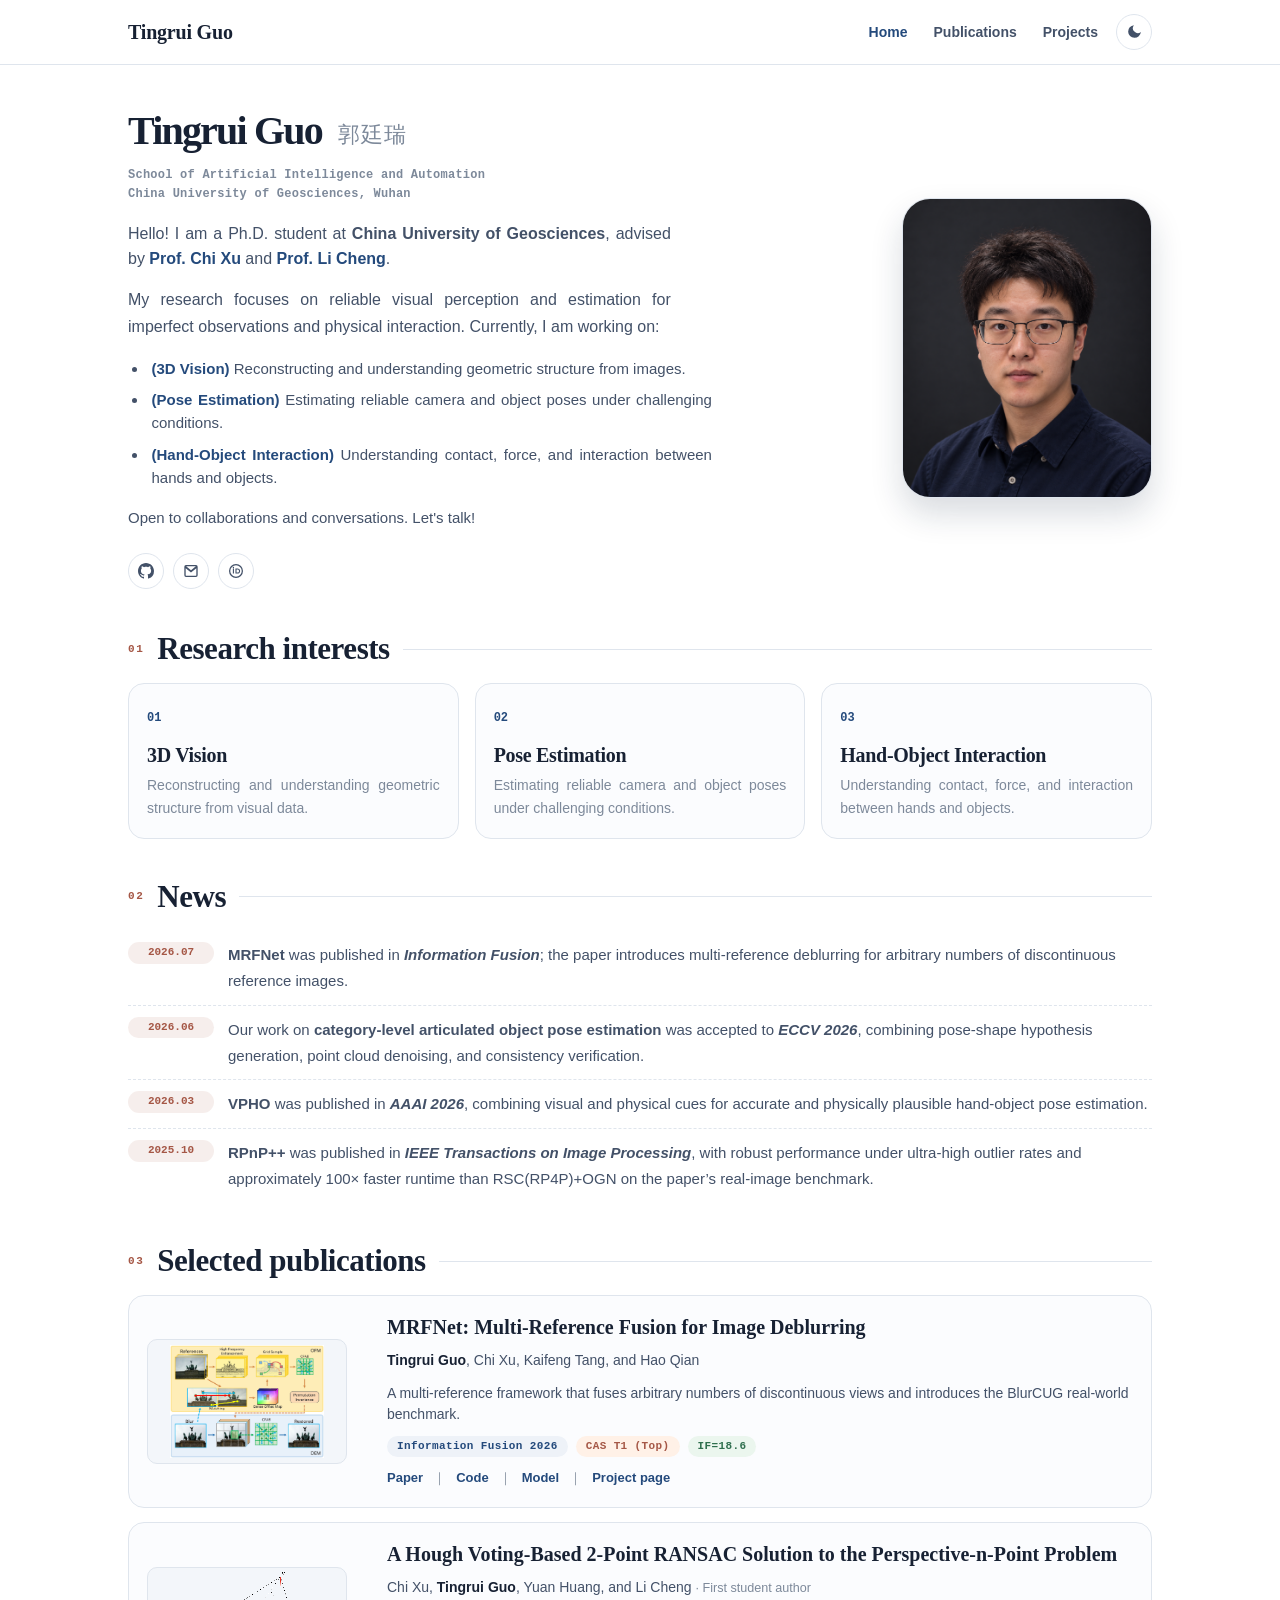
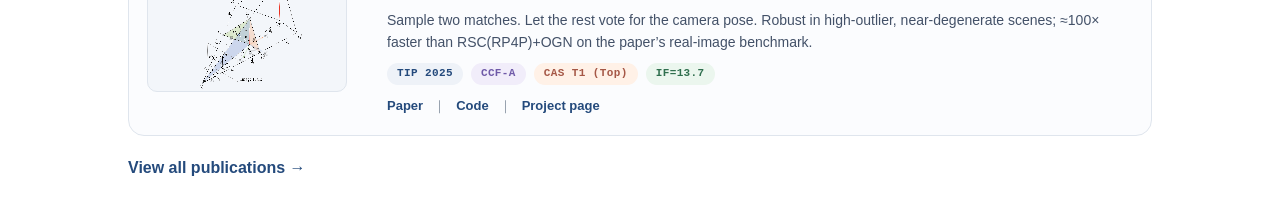
<file: index.html>
<!doctype html>
<html lang="en">
<head>
  <meta charset="utf-8">
  <meta name="viewport" content="width=device-width, initial-scale=1">
  <title>Tingrui Guo — AI, Computer Vision &amp; Geometric Estimation</title>
  <meta name="description" content="Tingrui Guo is a researcher in computer vision and geometric estimation, working toward reliable visual perception and safe AI for physical interaction.">
  <meta name="author" content="Tingrui Guo">
  <meta property="og:type" content="profile">
  <meta property="og:title" content="Tingrui Guo — AI, Computer Vision &amp; Geometric Estimation">
  <meta property="og:description" content="Research in reliable visual perception, robust geometric estimation, and safe AI for physical interaction.">
  <meta name="theme-color" content="#ffffff">
  <link rel="icon" href="data:image/svg+xml,%3Csvg xmlns='http://www.w3.org/2000/svg' viewBox='0 0 64 64'%3E%3Crect width='64' height='64' rx='14' fill='%23244a7c'/%3E%3Ctext x='32' y='44' font-family='Georgia,serif' font-size='34' fill='white' text-anchor='middle'%3ET%3C/text%3E%3C/svg%3E">
  <script>
    (function () {
      try {
        var saved = localStorage.getItem('tg-theme');
        var theme = saved || (matchMedia('(prefers-color-scheme: dark)').matches ? 'dark' : 'light');
        document.documentElement.setAttribute('data-theme', theme);
      } catch (e) { document.documentElement.setAttribute('data-theme', 'light'); }
      document.documentElement.classList.add('js');
    }());
  </script>
  <link rel="stylesheet" href="assets/css/style.css">
  <script src="assets/js/main.js" defer></script>
</head>
<body>
  <a class="skip-link" href="#main">Skip to main content</a>

  <header class="site-nav">
    <div class="container nav-inner">
      <a class="brand" href="index.html">Tingrui Guo</a>
      <div class="nav-right">
        <button class="nav-toggle" type="button" aria-label="Open navigation" aria-expanded="false" aria-controls="primary-nav">
          <svg class="menu-icon" viewBox="0 0 24 24" fill="none" stroke="currentColor" stroke-width="2" stroke-linecap="round"><path d="M4 7h16M4 12h16M4 17h16"/></svg>
          <svg class="close-icon" viewBox="0 0 24 24" fill="none" stroke="currentColor" stroke-width="2" stroke-linecap="round"><path d="m6 6 12 12M18 6 6 18"/></svg>
        </button>
        <nav class="nav-links" id="primary-nav" aria-label="Primary navigation">
          <a href="index.html" class="active" aria-current="page">Home</a>
          <a href="publications.html">Publications</a>
          <a href="projects.html">Projects</a>
        </nav>
        <button class="theme-toggle" type="button" aria-label="Toggle dark mode">
          <svg class="i-moon" viewBox="0 0 24 24"><path fill="currentColor" d="M21 12.8A9 9 0 1 1 11.2 3a7 7 0 0 0 9.8 9.8Z"/></svg>
          <svg class="i-sun" viewBox="0 0 24 24" fill="none" stroke="currentColor" stroke-width="2" stroke-linecap="round"><circle cx="12" cy="12" r="4.4"/><path d="M12 2v2.5M12 19.5V22M2 12h2.5M19.5 12H22M4.6 4.6l1.8 1.8M17.6 17.6l1.8 1.8M19.4 4.6l-1.8 1.8M6.4 17.6l-1.8 1.8"/></svg>
        </button>
      </div>
    </div>
  </header>

  <main id="main">
    <section class="hero container reveal">
      <div class="hero-copy">
        <h1>Tingrui Guo <span class="name-cn">郭廷瑞</span></h1>
        <p class="hero-affiliation">School of Artificial Intelligence and Automation<br>China University of Geosciences, Wuhan</p>
        <div class="hero-inline-aside">
          <figure class="avatar-wrap">
            <img class="avatar" src="assets/img/gtr.png" alt="Portrait of Tingrui Guo" width="1145" height="1374">
          </figure>
        </div>
        <p class="hero-lede">Hello! I am a Ph.D. student at <strong>China University of Geosciences</strong>, advised by <a href="http://grzy.cug.edu.cn/xuchi/zh_CN/index.htm" target="_blank" rel="noopener"><strong>Prof. Chi Xu</strong></a> and <a href="https://www.ece.ualberta.ca/~lcheng5/" target="_blank" rel="noopener"><strong>Prof. Li Cheng</strong></a>.</p>
        <p class="hero-bio">My research focuses on reliable visual perception and estimation for imperfect observations and physical interaction. Currently, I am working on:</p>
        <ul class="hero-research">
          <li><strong>(3D Vision)</strong> Reconstructing and understanding geometric structure from images.</li>
          <li><strong>(Pose Estimation)</strong> Estimating reliable camera and object poses under challenging conditions.</li>
          <li><strong>(Hand-Object Interaction)</strong> Understanding contact, force, and interaction between hands and objects.</li>
        </ul>
        <p class="hero-note">Open to collaborations and conversations. Let's talk!</p>
        <div class="social" aria-label="Profile links">
          <a href="https://github.com/RaneWouters" target="_blank" rel="noopener" aria-label="GitHub" title="GitHub"><svg viewBox="0 0 24 24"><path d="M12 0C5.37 0 0 5.37 0 12c0 5.31 3.435 9.795 8.205 11.385.6.105.825-.255.825-.57 0-.285-.015-1.23-.015-2.235-3.015.555-3.795-.735-4.035-1.41-.135-.345-.72-1.41-1.23-1.695-.42-.225-1.02-.78-.015-.795.945-.015 1.62.87 1.845 1.23 1.08-.3 2.805 1.305 3.495.99.105-.78.42-1.305.765-1.605-2.67-.3-5.46-1.335-5.46-5.925 0-1.305.465-2.385 1.23-3.225-.12-.3-.54-1.53.12-3.18 0 0 1.005-.315 3.3 1.23.96-.27 1.98-.405 3-.405s2.04.135 3 .405c2.295-1.56 3.3-1.23 3.3-1.23.66 1.65.24 2.88.12 3.18.765.84 1.23 1.905 1.23 3.225 0 4.605-2.805 5.625-5.475 5.925.435.375.81 1.095.81 2.22 0 1.605-.015 2.895-.015 3.3 0 .315.225.69.825.57A12.02 12.02 0 0 0 24 12c0-6.63-5.37-12-12-12z"/></svg></a>
          <a href="mailto:guotingrui@cug.edu.cn,tingruiguo99@gmail.com" aria-label="Email addresses: guotingrui@cug.edu.cn and tingruiguo99@gmail.com" title="guotingrui@cug.edu.cn and tingruiguo99@gmail.com"><svg viewBox="0 0 24 24"><path d="M2 5.5A2.5 2.5 0 0 1 4.5 3h15A2.5 2.5 0 0 1 22 5.5v13a2.5 2.5 0 0 1-2.5 2.5h-15A2.5 2.5 0 0 1 2 18.5v-13Zm2.68-.5 7.32 5.86L19.32 5H4.68ZM4 7.79V18.5c0 .28.22.5.5.5h15a.5.5 0 0 0 .5-.5V7.79l-8 6.4-8-6.4Z"/></svg></a>
          <a href="https://orcid.org/0009-0001-5096-0224" target="_blank" rel="noopener" aria-label="ORCID" title="ORCID"><svg viewBox="0 0 24 24"><path d="M12 1.5A10.5 10.5 0 1 0 12 22.5 10.5 10.5 0 0 0 12 1.5Zm0 19.1A8.6 8.6 0 1 1 12 3.4a8.6 8.6 0 0 1 0 17.2ZM7.3 8.1h1.65v7.8H7.3V8.1Zm.82-2.5a1.05 1.05 0 1 0 0 2.1 1.05 1.05 0 0 0 0-2.1Zm3.05 2.5h2.95c2.55 0 4.1 1.47 4.1 3.9s-1.55 3.9-4.1 3.9h-2.95V8.1Zm1.65 1.5v4.7h1.2c1.65 0 2.5-.8 2.5-2.35s-.85-2.35-2.5-2.35h-1.2Z"/></svg></a>
        </div>
      </div>
      <div class="hero-aside">
        <figure class="avatar-wrap">
          <img class="avatar" src="assets/img/gtr.png" alt="Portrait of Tingrui Guo" width="1145" height="1374">
        </figure>
      </div>
    </section>

    <section class="container section reveal" id="research">
      <div class="section-head"><span class="num">01</span><h2>Research interests</h2><span class="rule"></span></div>
      <div class="topic-grid">
        <article class="topic-card"><span class="topic-index">01</span><div><h3>3D Vision</h3><p>Reconstructing and understanding geometric structure from visual data.</p></div></article>
        <article class="topic-card"><span class="topic-index">02</span><div><h3>Pose Estimation</h3><p>Estimating reliable camera and object poses under challenging conditions.</p></div></article>
        <article class="topic-card"><span class="topic-index">03</span><div><h3>Hand-Object Interaction</h3><p>Understanding contact, force, and interaction between hands and objects.</p></div></article>
      </div>
    </section>

    <section class="container section reveal" id="news">
      <div class="section-head"><span class="num">02</span><h2>News</h2><span class="rule"></span></div>
      <ul class="news-list" data-collapsible data-show="4">
        <li><time class="news-time" datetime="2026-07">2026.07</time><span class="txt"><strong>MRFNet</strong> was published in <strong><em>Information Fusion</em></strong>; the paper introduces multi-reference deblurring for arbitrary numbers of discontinuous reference images.</span></li>
        <li><time class="news-time" datetime="2026-06">2026.06</time><span class="txt">Our work on <strong>category-level articulated object pose estimation</strong> was accepted to <strong><em>ECCV 2026</em></strong>, combining pose-shape hypothesis generation, point cloud denoising, and consistency verification.</span></li>
        <li><time class="news-time" datetime="2026-03">2026.03</time><span class="txt"><strong>VPHO</strong> was published in <strong><em>AAAI 2026</em></strong>, combining visual and physical cues for accurate and physically plausible hand-object pose estimation.</span></li>
        <li><time class="news-time" datetime="2025-10">2025.10</time><span class="txt"><strong>RPnP++</strong> was published in <strong><em>IEEE Transactions on Image Processing</em></strong>, with robust performance under ultra-high outlier rates and approximately 100× faster runtime than RSC(RP4P)+OGN on the paper’s real-image benchmark.</span></li>
      </ul>
      <button class="link-btn no-print" type="button" data-toggle aria-expanded="false"></button>
    </section>

    <section class="container section reveal selected-publications" id="publications">
      <div class="section-head"><span class="num">03</span><h2>Selected publications</h2><span class="rule"></span></div>
      <ol class="pub-list">
        <li class="pub">
          <img class="pub-thumb pub-thumb--mrfnet" src="projects/mrfnet/assets/paper/fig2_ofm_dem.jpg" alt="MRFNet Fig. 2: Offset Fusion Module and Deformable Enrichment Module" loading="lazy" width="1651" height="1205">
          <div>
            <div class="pub-title"><a href="projects/mrfnet/index.html">MRFNet: Multi-Reference Fusion for Image Deblurring</a></div>
            <p class="pub-authors"><strong>Tingrui Guo</strong>, Chi Xu, Kaifeng Tang, and Hao Qian</p>
            <p class="pub-summary">A multi-reference framework that fuses arbitrary numbers of discontinuous views and introduces the BlurCUG real-world benchmark.</p>
            <div class="pub-meta"><span class="pill pill-venue">Information Fusion 2026</span><span class="pill pill-cas">CAS T1 (Top)</span><span class="pill pill-if">IF=18.6</span></div>
            <div class="pub-links"><a href="https://doi.org/10.1016/j.inffus.2026.104169" target="_blank" rel="noopener">Paper</a><a href="https://github.com/RaneWouters/MRFNet" target="_blank" rel="noopener">Code</a><a href="https://huggingface.co/Rane1949/MRFNet" target="_blank" rel="noopener">Model</a><a href="projects/mrfnet/index.html">Project page</a></div>
          </div>
        </li>
        <li class="pub">
          <img class="pub-thumb pub-thumb--diagram" src="projects/rpnp_pp/assets/fig/camera-geometry-complete.svg" alt="Camera projection geometry diagram for the Hough voting paper" loading="lazy" width="746" height="748">
          <div>
            <div class="pub-title"><a href="projects/rpnp_pp/index.html">A Hough Voting-Based 2-Point RANSAC Solution to the Perspective-n-Point Problem</a></div>
            <p class="pub-authors">Chi Xu, <strong>Tingrui Guo</strong>, Yuan Huang, and Li Cheng <span class="author-note">· First student author</span></p>
            <p class="pub-summary">Sample two matches. Let the rest vote for the camera pose. Robust in high-outlier, near-degenerate scenes; ≈100× faster than RSC(RP4P)+OGN on the paper’s real-image benchmark.</p>
            <div class="pub-meta"><span class="pill pill-venue">TIP 2025</span><span class="pill pill-ccf">CCF-A</span><span class="pill pill-cas">CAS T1 (Top)</span><span class="pill pill-if">IF=13.7</span></div>
            <div class="pub-links"><a href="https://doi.org/10.1109/TIP.2025.3622336" target="_blank" rel="noopener">Paper</a><a href="https://github.com/RaneWouters/RPnP_plusplus" target="_blank" rel="noopener">Code</a><a href="projects/rpnp_pp/index.html">Project page</a></div>
          </div>
        </li>
      </ol>
      <p style="margin-top:18px"><a class="text-link" href="publications.html">View all publications →</a></p>
    </section>
  </main>
</body>
</html>
</file>
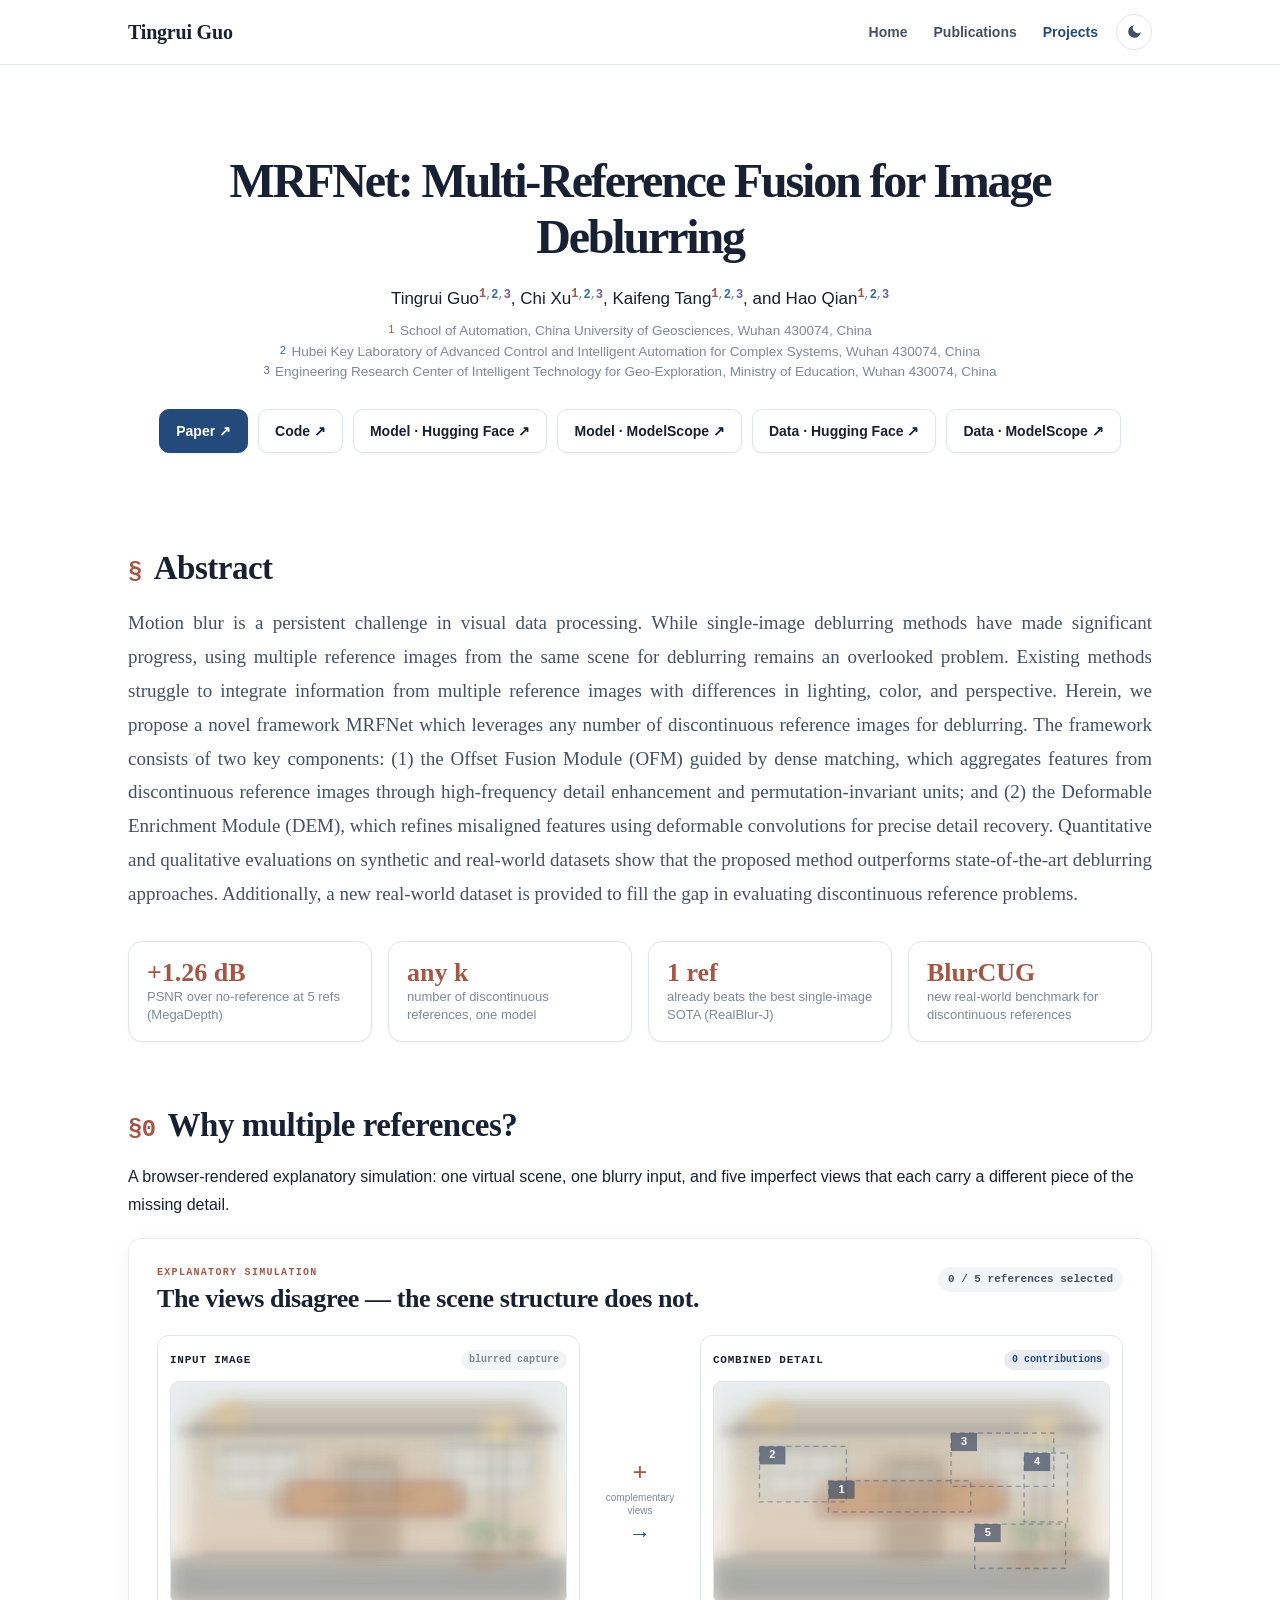
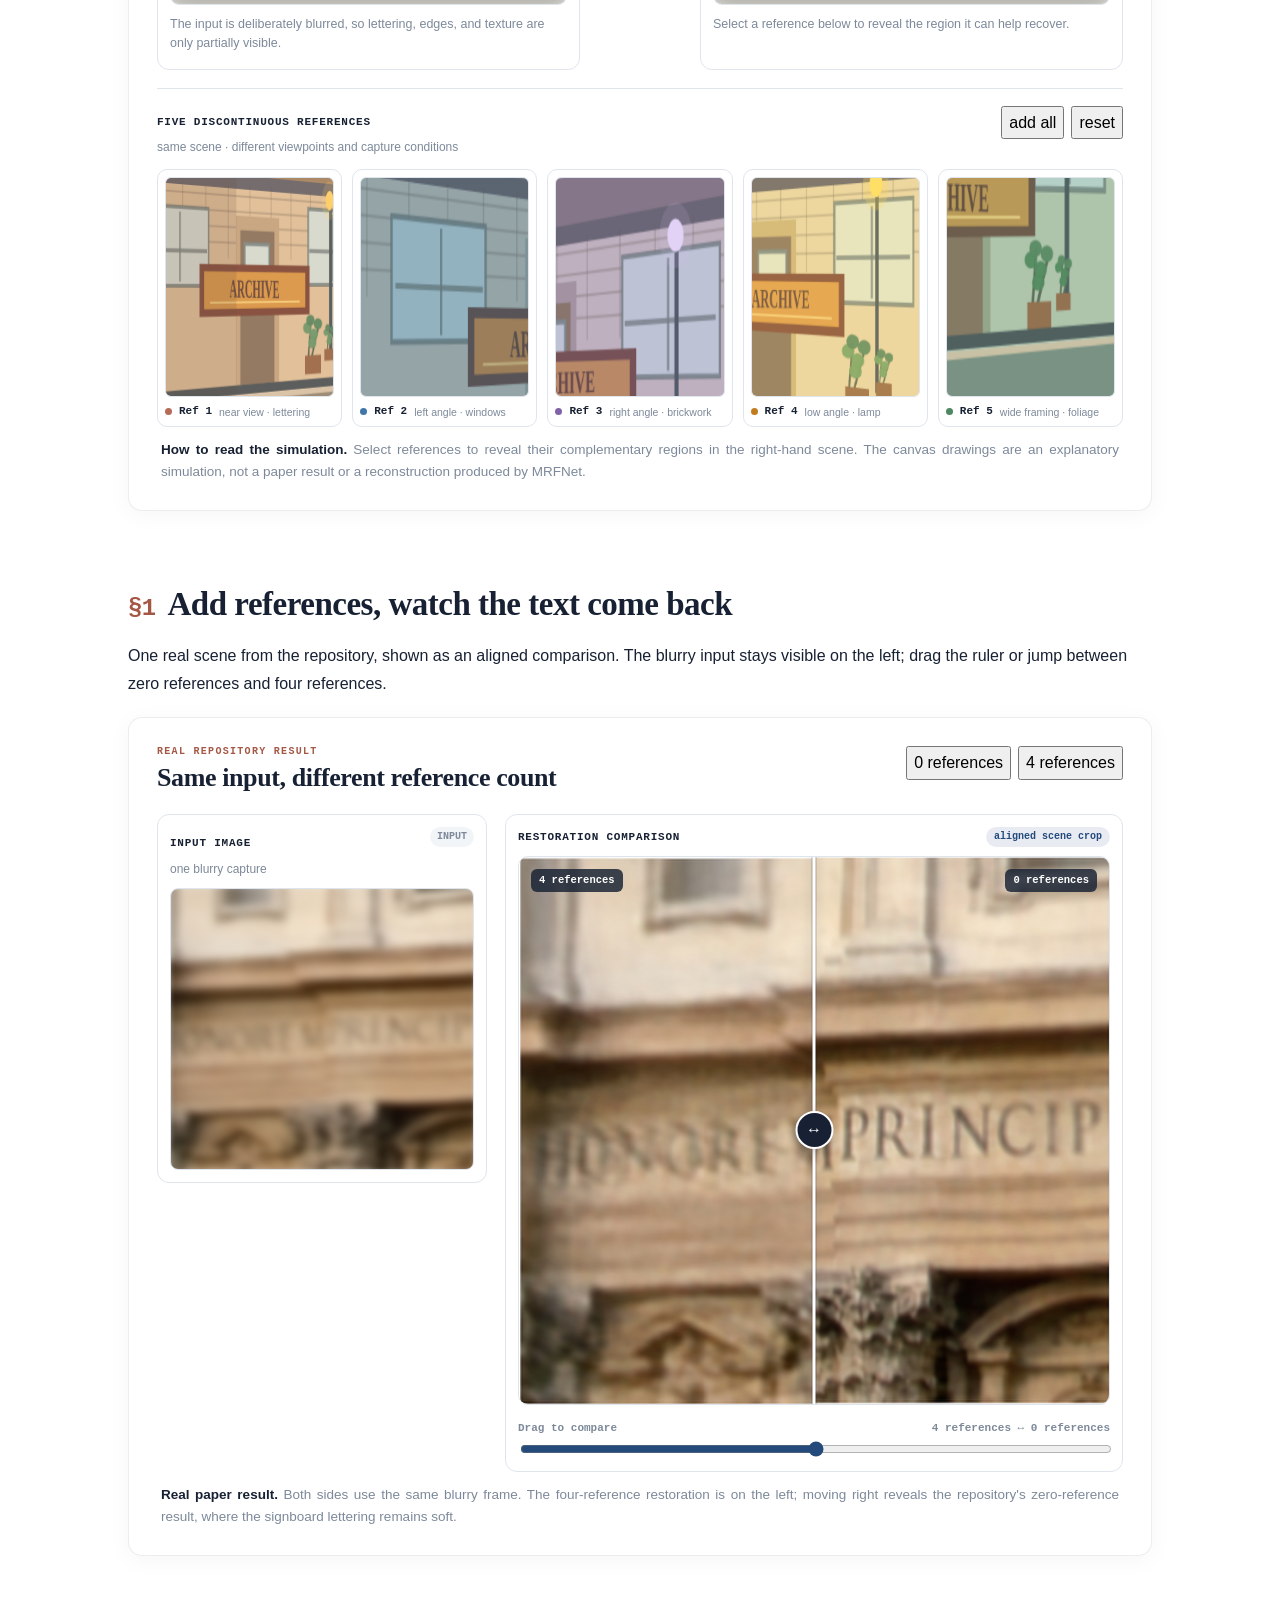
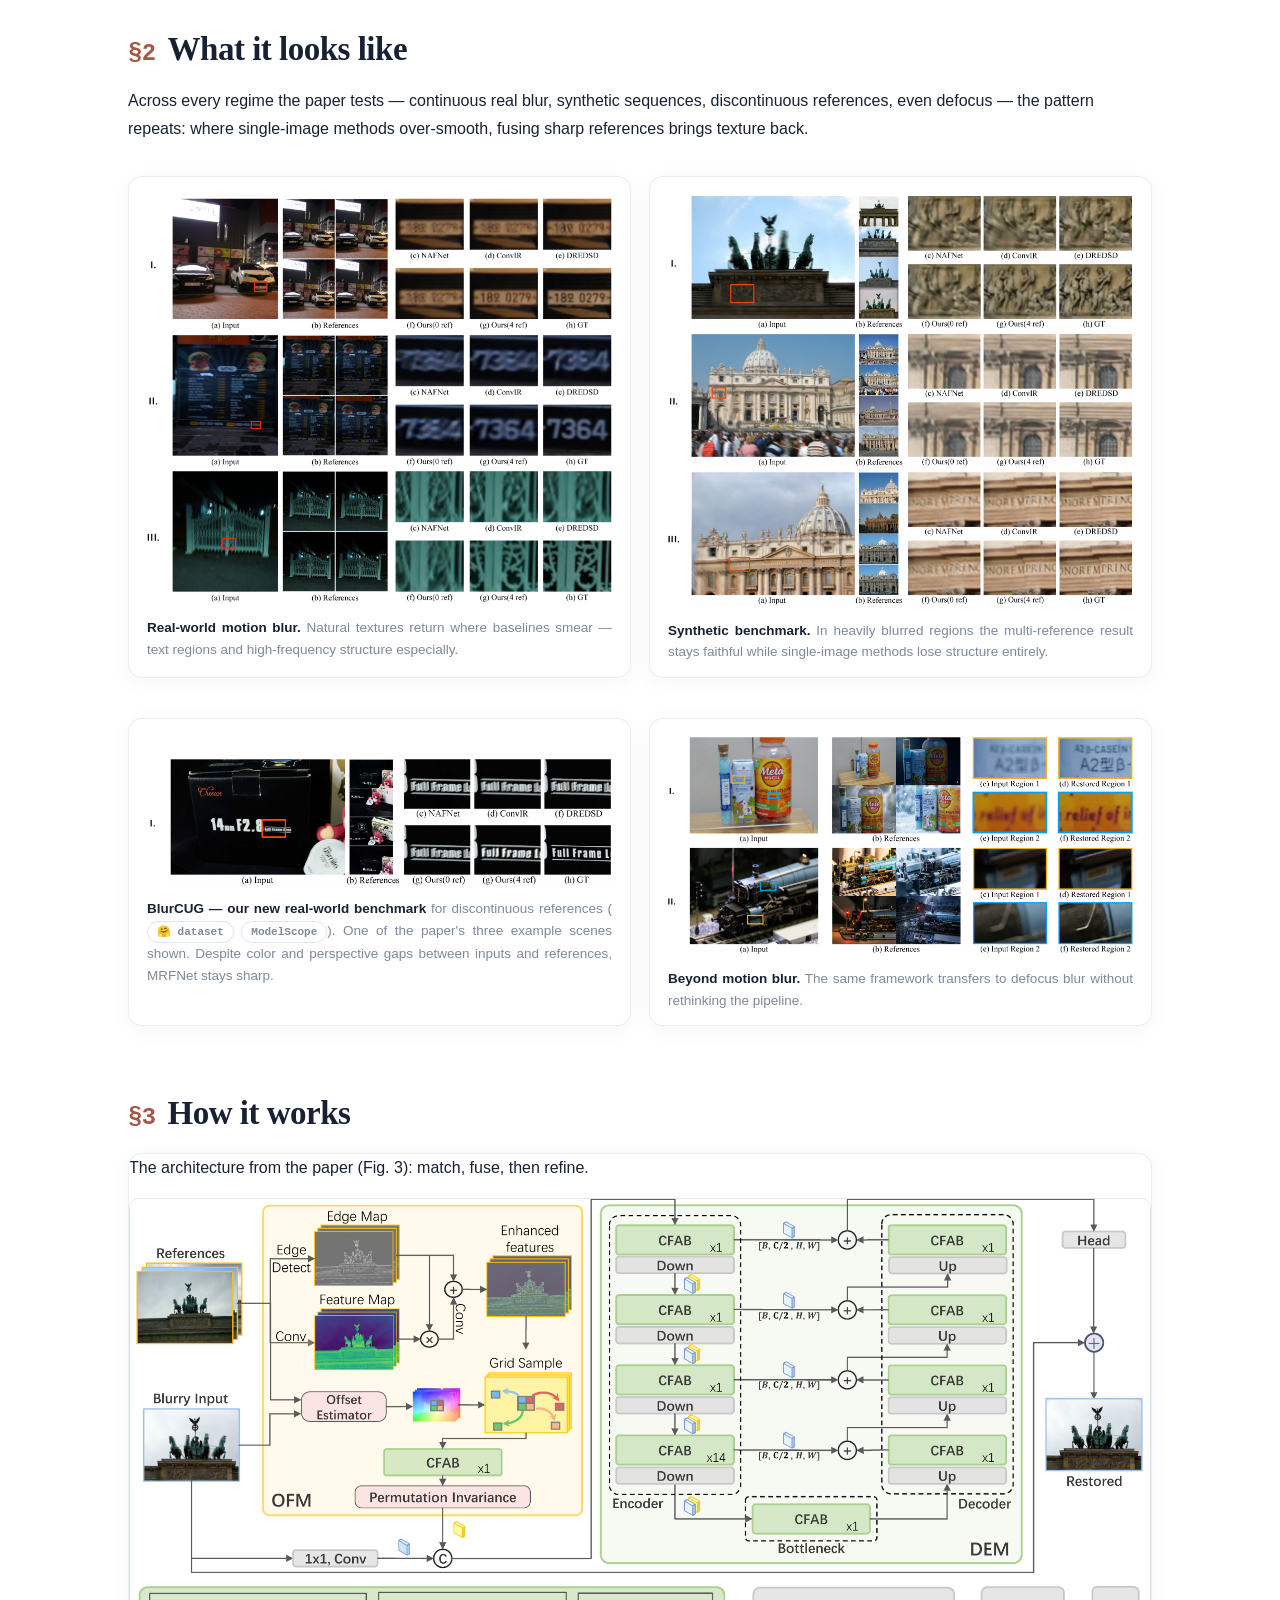
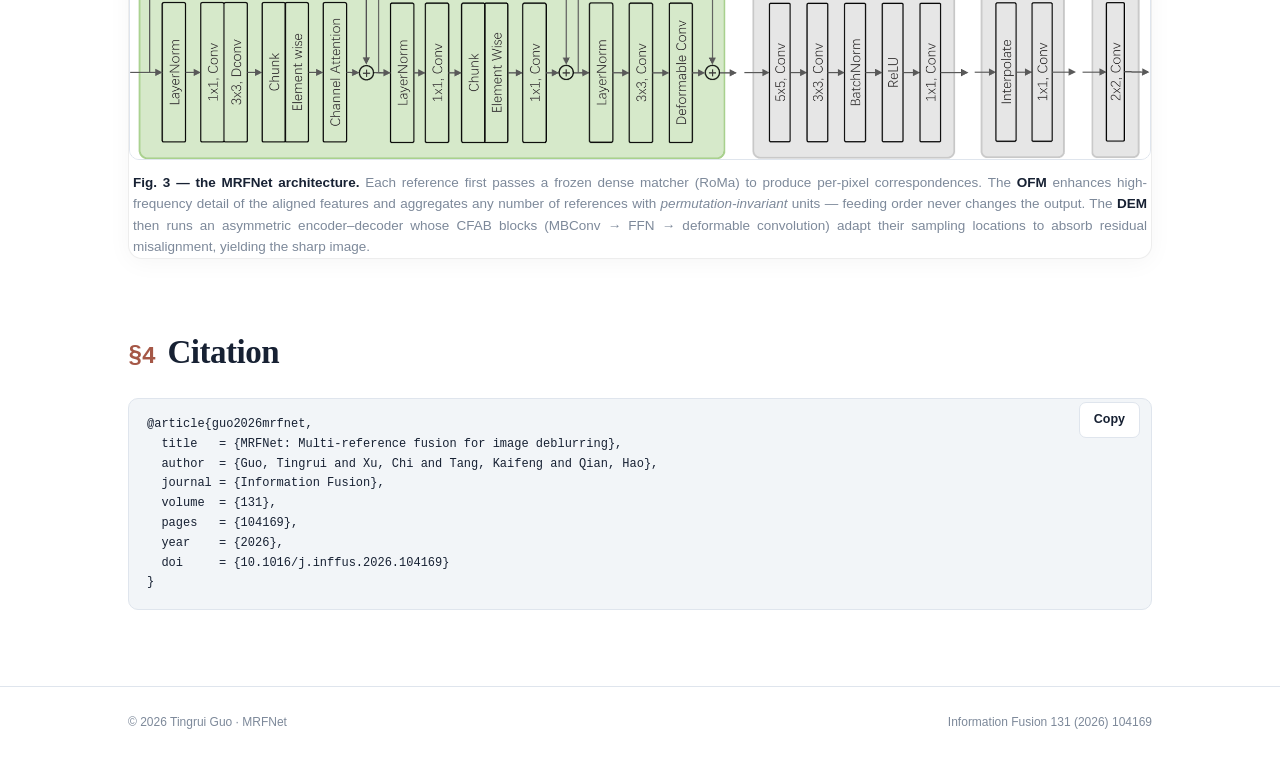
<file: projects/mrfnet/index.html>
<!doctype html>
<html lang="en">
<head>
  <meta charset="utf-8">
  <meta name="viewport" content="width=device-width, initial-scale=1">
  <title>MRFNet: Multi-Reference Fusion for Image Deblurring — Tingrui Guo</title>
  <meta name="description" content="MRFNet leverages any number of discontinuous reference images for image deblurring. Information Fusion 131 (2026) 104169.">
  <meta name="theme-color" content="#ffffff">
  <script>(function(){try{var s=localStorage.getItem('tg-theme');document.documentElement.setAttribute('data-theme',s||(matchMedia('(prefers-color-scheme: dark)').matches?'dark':'light'));}catch(e){document.documentElement.setAttribute('data-theme','light');}document.documentElement.classList.add('js');}());</script>
  <link rel="stylesheet" href="../../assets/css/style.css">
  <link rel="stylesheet" href="../../assets/css/paper.css">
  <link rel="stylesheet" href="assets/paper.css">
  <link rel="icon" href="data:image/svg+xml,%3Csvg xmlns='http://www.w3.org/2000/svg' viewBox='0 0 64 64'%3E%3Crect width='64' height='64' rx='14' fill='%23244a7c'/%3E%3Ctext x='32' y='44' font-family='Georgia,serif' font-size='34' fill='white' text-anchor='middle'%3ET%3C/text%3E%3C/svg%3E">
  <script src="../../assets/js/main.js" defer></script>
</head>
<body class="paper-page">
  <a class="skip-link" href="#main">Skip to main content</a>

  <header class="site-nav">
    <div class="container nav-inner">
      <a class="brand" href="../../index.html">Tingrui Guo</a>
      <div class="nav-right">
        <button class="nav-toggle" type="button" aria-label="Open navigation" aria-expanded="false" aria-controls="primary-nav">
          <svg class="menu-icon" viewBox="0 0 24 24" fill="none" stroke="currentColor" stroke-width="2" stroke-linecap="round"><path d="M4 7h16M4 12h16M4 17h16"/></svg>
          <svg class="close-icon" viewBox="0 0 24 24" fill="none" stroke="currentColor" stroke-width="2" stroke-linecap="round"><path d="m6 6 12 12M18 6 6 18"/></svg>
        </button>
        <nav class="nav-links" id="primary-nav" aria-label="Primary navigation">
          <a href="../../index.html">Home</a>
          <a href="../../publications.html">Publications</a>
          <a href="../../projects.html" class="active" aria-current="page">Projects</a>
        </nav>
        <button class="theme-toggle" type="button" aria-label="Toggle dark mode">
          <svg class="i-moon" viewBox="0 0 24 24"><path fill="currentColor" d="M21 12.8A9 9 0 1 1 11.2 3a7 7 0 0 0 9.8 9.8Z"/></svg>
          <svg class="i-sun" viewBox="0 0 24 24" fill="none" stroke="currentColor" stroke-width="2" stroke-linecap="round"><circle cx="12" cy="12" r="4.4"/><path d="M12 2v2.5M12 19.5V22M2 12h2.5M19.5 12H22M4.6 4.6l1.8 1.8M17.6 17.6l1.8 1.8M19.4 4.6l-1.8 1.8M6.4 17.6l-1.8-1.8"/></svg>
        </button>
      </div>
    </div>
  </header>

  <header class="hero" id="top">
    <div class="container">
      <h1 class="title">MRFNet: Multi-Reference Fusion for Image Deblurring</h1>
      <div class="authors">
        Tingrui Guo<sup class="aff-1">1</sup><sup class="aff-sep">,</sup><sup class="aff-2">2</sup><sup class="aff-sep">,</sup><sup class="aff-3">3</sup><span class="author-sep">,</span>
        Chi Xu<sup class="aff-1">1</sup><sup class="aff-sep">,</sup><sup class="aff-2">2</sup><sup class="aff-sep">,</sup><sup class="aff-3">3</sup><span class="author-sep">,</span>
        Kaifeng Tang<sup class="aff-1">1</sup><sup class="aff-sep">,</sup><sup class="aff-2">2</sup><sup class="aff-sep">,</sup><sup class="aff-3">3</sup><span class="author-sep">, and</span>
        Hao Qian<sup class="aff-1">1</sup><sup class="aff-sep">,</sup><sup class="aff-2">2</sup><sup class="aff-sep">,</sup><sup class="aff-3">3</sup>
      </div>
      <div class="affils">
        <span class="aff-group"><sup class="aff-1">1</sup><span>School of Automation, China University of Geosciences, Wuhan 430074, China</span></span>
        <span class="aff-group"><sup class="aff-2">2</sup><span>Hubei Key Laboratory of Advanced Control and Intelligent Automation for Complex Systems, Wuhan 430074, China</span></span>
        <span class="aff-group"><sup class="aff-3">3</sup><span>Engineering Research Center of Intelligent Technology for Geo-Exploration, Ministry of Education, Wuhan 430074, China</span></span>
      </div>
      <div class="linkrow">
        <a class="btn primary" href="https://doi.org/10.1016/j.inffus.2026.104169" target="_blank" rel="noopener">Paper ↗</a>
        <a class="btn" href="https://github.com/RaneWouters/MRFNet" target="_blank" rel="noopener">Code ↗</a>
        <a class="btn" href="https://huggingface.co/Rane1949/MRFNet" target="_blank" rel="noopener">Model · Hugging Face ↗</a>
        <a class="btn" href="https://modelscope.cn/models/RaneWouters/MRFNet" target="_blank" rel="noopener">Model · ModelScope ↗</a>
        <a class="btn" href="https://huggingface.co/Rane1949/MRFNet/tree/main/data/BlurCUG" target="_blank" rel="noopener">Data · Hugging Face ↗</a>
        <a class="btn" href="https://modelscope.cn/models/RaneWouters/MRFNet/files?path=data/BlurCUG" target="_blank" rel="noopener">Data · ModelScope ↗</a>
      </div>
    </div>
  </header>

  <main id="main">
    <section id="abstract">
      <div class="container">
        <h2 class="sec"><span class="no">§</span>Abstract</h2>
        <p class="abstract">Motion blur is a persistent challenge in visual data processing. While single-image deblurring methods have made significant progress, using multiple reference images from the same scene for deblurring remains an overlooked problem. Existing methods struggle to integrate information from multiple reference images with differences in lighting, color, and perspective. Herein, we propose a novel framework MRFNet which leverages any number of discontinuous reference images for deblurring. The framework consists of two key components: (1) the Offset Fusion Module (OFM) guided by dense matching, which aggregates features from discontinuous reference images through high-frequency detail enhancement and permutation-invariant units; and (2) the Deformable Enrichment Module (DEM), which refines misaligned features using deformable convolutions for precise detail recovery. Quantitative and qualitative evaluations on synthetic and real-world datasets show that the proposed method outperforms state-of-the-art deblurring approaches. Additionally, a new real-world dataset is provided to fill the gap in evaluating discontinuous reference problems.</p>
        <div class="stats">
          <div class="stat reveal"><b>+1.26 dB</b><span>PSNR over no-reference at 5 refs (MegaDepth)</span></div>
          <div class="stat reveal"><b>any k</b><span>number of discontinuous references, one model</span></div>
          <div class="stat reveal"><b>1 ref</b><span>already beats the best single-image SOTA (RealBlur-J)</span></div>
          <div class="stat reveal"><b>BlurCUG</b><span>new real-world benchmark for discontinuous references</span></div>
        </div>
      </div>
    </section>

    <section id="why">
      <div class="container">
        <h2 class="sec"><span class="no">§0</span>Why multiple references?</h2>
        <p class="lede">A browser-rendered explanatory simulation: one virtual scene, one blurry input, and five imperfect views that each carry a different piece of the missing detail.</p>
        <div class="demo-card ref-sim-card">
          <div class="ref-sim-head">
            <div>
              <p class="sim-kicker">Explanatory simulation</p>
              <h3 class="serif">The views disagree — the scene structure does not.</h3>
            </div>
            <span class="sim-status" id="sim-status">0 / 5 references selected</span>
          </div>
          <div class="sim-topline">
            <article class="sim-pane">
              <div class="sim-pane-head"><span class="sim-label">Input image</span><span class="sim-chip">blurred capture</span></div>
              <div class="sim-scene-frame"><canvas id="sim-target" role="img" aria-label="A synthetic blurred street scene with missing fine detail"></canvas></div>
              <p class="sim-pane-note">The input is deliberately blurred, so lettering, edges, and texture are only partially visible.</p>
            </article>
            <div class="sim-join" aria-hidden="true"><span>+</span><small>complementary views</small><b>→</b></div>
            <article class="sim-pane sim-output-pane">
              <div class="sim-pane-head"><span class="sim-label">Combined detail</span><span class="sim-chip sim-chip-accent" id="sim-output-state">0 contributions</span></div>
              <div class="sim-scene-frame"><canvas id="sim-output" role="img" aria-label="A synthetic scene that progressively reveals detail from selected references"></canvas></div>
              <p class="sim-pane-note" id="sim-output-note">Select a reference below to reveal the region it can help recover.</p>
            </article>
          </div>
          <div class="sim-reference-area">
            <div class="sim-reference-head"><div><span class="sim-label">Five discontinuous references</span><span class="sim-sub">same scene · different viewpoints and capture conditions</span></div><div class="sim-controls"><button class="btn-mini" id="sim-all" type="button">add all</button><button class="btn-mini" id="sim-reset" type="button">reset</button></div></div>
            <div class="sim-reference-grid" id="sim-refs">
              <button class="sim-ref tone-warm" type="button" data-ref="1" aria-pressed="false" aria-label="Reference 1, near viewpoint, contributes signboard lettering"><canvas class="sim-ref-canvas" aria-hidden="true"></canvas><span class="sim-ref-meta"><strong>Ref 1</strong><small>near view · lettering</small></span></button>
              <button class="sim-ref tone-blue" type="button" data-ref="2" aria-pressed="false" aria-label="Reference 2, left-angle viewpoint, contributes window structure"><canvas class="sim-ref-canvas" aria-hidden="true"></canvas><span class="sim-ref-meta"><strong>Ref 2</strong><small>left angle · windows</small></span></button>
              <button class="sim-ref tone-violet" type="button" data-ref="3" aria-pressed="false" aria-label="Reference 3, right-angle viewpoint, contributes brick texture"><canvas class="sim-ref-canvas" aria-hidden="true"></canvas><span class="sim-ref-meta"><strong>Ref 3</strong><small>right angle · brickwork</small></span></button>
              <button class="sim-ref tone-orange" type="button" data-ref="4" aria-pressed="false" aria-label="Reference 4, low-angle viewpoint, contributes lamp detail"><canvas class="sim-ref-canvas" aria-hidden="true"></canvas><span class="sim-ref-meta"><strong>Ref 4</strong><small>low angle · lamp</small></span></button>
              <button class="sim-ref tone-green" type="button" data-ref="5" aria-pressed="false" aria-label="Reference 5, wide framing, contributes foliage texture"><canvas class="sim-ref-canvas" aria-hidden="true"></canvas><span class="sim-ref-meta"><strong>Ref 5</strong><small>wide framing · foliage</small></span></button>
            </div>
          </div>
          <p class="figcap"><b>How to read the simulation.</b> Select references to reveal their complementary regions in the right-hand scene. The canvas drawings are an explanatory simulation, not a paper result or a reconstruction produced by MRFNet.</p>
        </div>
      </div>
    </section>

    <section id="demo">
      <div class="container">
        <h2 class="sec"><span class="no">§1</span>Add references, watch the text come back</h2>
        <p class="lede">One real scene from the repository, shown as an aligned comparison. The blurry input stays visible on the left; drag the ruler or jump between zero references and four references.</p>
        <div class="demo-card recovery-card">
          <div class="recovery-head">
            <div><p class="sim-kicker">Real repository result</p><h3 class="serif">Same input, different reference count</h3></div>
            <div class="recovery-actions" role="group" aria-label="Choose comparison state"><button class="btn-mini" id="recovery-zero" type="button">0 references</button><button class="btn-mini" id="recovery-four" type="button">4 references</button></div>
          </div>
          <div class="recovery-layout">
            <aside class="recovery-sources" aria-label="Input image">
              <div class="recovery-source-card recovery-input-card">
                <div class="recovery-source-head"><div><span class="sim-label">Input image</span><span class="sim-sub">one blurry capture</span></div><span class="recovery-count">input</span></div>
                <div class="recovery-source-frame"><img class="recovery-input-image" src="assets/img/recovery-input.png" alt="Blurry input image of a building inscription" loading="lazy"></div>
              </div>
            </aside>
            <div class="recovery-viewer">
              <div class="recovery-viewer-head"><span class="sim-label">Restoration comparison</span><span class="sim-chip sim-chip-accent">aligned scene crop</span></div>
              <div class="recovery-stage" id="recovery-stage">
                <img class="recovery-image" id="recovery-left" src="assets/img/recovery-four.png" alt="MRFNet restoration with four references">
                <div class="recovery-after" id="recovery-after"><img class="recovery-image" id="recovery-right" src="assets/img/recovery-zero.png" alt="MRFNet restoration with zero references"></div>
                <div class="recovery-divider" id="recovery-divider" role="slider" tabindex="0" aria-label="Comparison ruler" aria-valuemin="0" aria-valuemax="100" aria-valuenow="50"></div>
                <span class="recovery-label recovery-label-left">4 references</span><span class="recovery-label recovery-label-right" id="recovery-right-label">0 references</span>
              </div>
              <div class="recovery-range"><label for="recovery-split">Drag to compare <span id="recovery-readout">4 references ↔ 0 references</span></label><input id="recovery-split" type="range" min="0" max="100" value="50" aria-label="Comparison position between four and zero references"></div>
            </div>
          </div>
          <p class="figcap" id="recovery-cap"><b>Real paper result.</b> Both sides use the same blurry frame. The four-reference restoration is on the left; moving right reveals the zero-reference result, where the signboard lettering remains soft.</p>
        </div>
        <noscript><figure class="paperfig"><img src="assets/img/mrfnet_text_recovery.png" alt="Blurry input, zero-reference restoration, and four-reference restoration" loading="lazy"><figcaption class="figcap"><b>Repository comparison.</b> Blurry input, zero-reference restoration, and four-reference restoration.</figcaption></figure></noscript>
      </div>
    </section>

    <section id="qualitative">
      <div class="container">
        <h2 class="sec"><span class="no">§2</span>What it looks like</h2>
        <p class="lede">Across every regime the paper tests — continuous real blur, synthetic sequences, discontinuous references, even defocus — the pattern repeats: where single-image methods over-smooth, fusing sharp references brings texture back.</p>
        <div class="fig-grid2">
          <figure class="paperfig"><img src="assets/paper/fig6_realblurj.png" alt="Qualitative comparison on RealBlur-J" loading="lazy"><figcaption class="figcap"><b>Real-world motion blur.</b> Natural textures return where baselines smear — text regions and high-frequency structure especially.</figcaption></figure>
          <figure class="paperfig"><img src="assets/paper/fig7_synthetic.png" alt="Qualitative comparison on the synthetic dataset" loading="lazy"><figcaption class="figcap"><b>Synthetic benchmark.</b> In heavily blurred regions the multi-reference result stays faithful while single-image methods lose structure entirely.</figcaption></figure>
          <figure class="paperfig"><img src="assets/paper/fig8_blurcug_trim.png" alt="Qualitative results on BlurCUG" loading="lazy"><figcaption class="figcap"><b>BlurCUG — our new real-world benchmark</b> for discontinuous references (<a class="badge" href="https://huggingface.co/Rane1949/MRFNet/tree/main/data/BlurCUG" target="_blank" rel="noopener">🤗 dataset</a> <a class="badge" href="https://modelscope.cn/models/RaneWouters/MRFNet/files?path=data/BlurCUG" target="_blank" rel="noopener">ModelScope</a>). One of the paper's three example scenes shown. Despite color and perspective gaps between inputs and references, MRFNet stays sharp.</figcaption></figure>
          <figure class="paperfig"><img src="assets/paper/fig11_defocus.png" alt="Performance on defocus blur" loading="lazy"><figcaption class="figcap"><b>Beyond motion blur.</b> The same framework transfers to defocus blur without rethinking the pipeline.</figcaption></figure>
        </div>
      </div>
    </section>

    <section id="principle">
      <div class="container">
        <h2 class="sec"><span class="no">§3</span>How it works</h2>
        <div class="demo-card principle-card">
          <p class="lede">The architecture from the paper (Fig. 3): match, fuse, then refine.</p>
          <img id="principle-fig" src="assets/paper/fig3_arch.png" alt="MRFNet architecture — paper Fig. 3" loading="lazy">
          <p class="figcap"><b>Fig. 3 — the MRFNet architecture.</b> Each reference first passes a frozen dense matcher (RoMa) to produce per-pixel correspondences. The <b>OFM</b> enhances high-frequency detail of the aligned features and aggregates any number of references with <i>permutation-invariant</i> units — feeding order never changes the output. The <b>DEM</b> then runs an asymmetric encoder–decoder whose CFAB blocks (MBConv → FFN → deformable convolution) adapt their sampling locations to absorb residual misalignment, yielding the sharp image.</p>
        </div>
      </div>
    </section>

    <section id="cite">
      <div class="container">
        <h2 class="sec"><span class="no">§4</span>Citation</h2>
        <div class="bibbox" id="bibbox"><button class="chip-btn copy-btn" id="bib-copy" type="button">Copy</button><pre class="code">@article{guo2026mrfnet,
  title   = {MRFNet: Multi-reference fusion for image deblurring},
  author  = {Guo, Tingrui and Xu, Chi and Tang, Kaifeng and Qian, Hao},
  journal = {Information Fusion},
  volume  = {131},
  pages   = {104169},
  year    = {2026},
  doi     = {10.1016/j.inffus.2026.104169}
}</pre></div>
      </div>
    </section>
  </main>

  <footer class="site-footer">
    <div class="container footer-inner">
      <span>© <span data-year>2026</span> Tingrui Guo · MRFNet</span>
      <span>Information Fusion 131 (2026) 104169</span>
    </div>
  </footer>

  <script src="assets/main.js" defer></script>
</body>
</html>
</file>
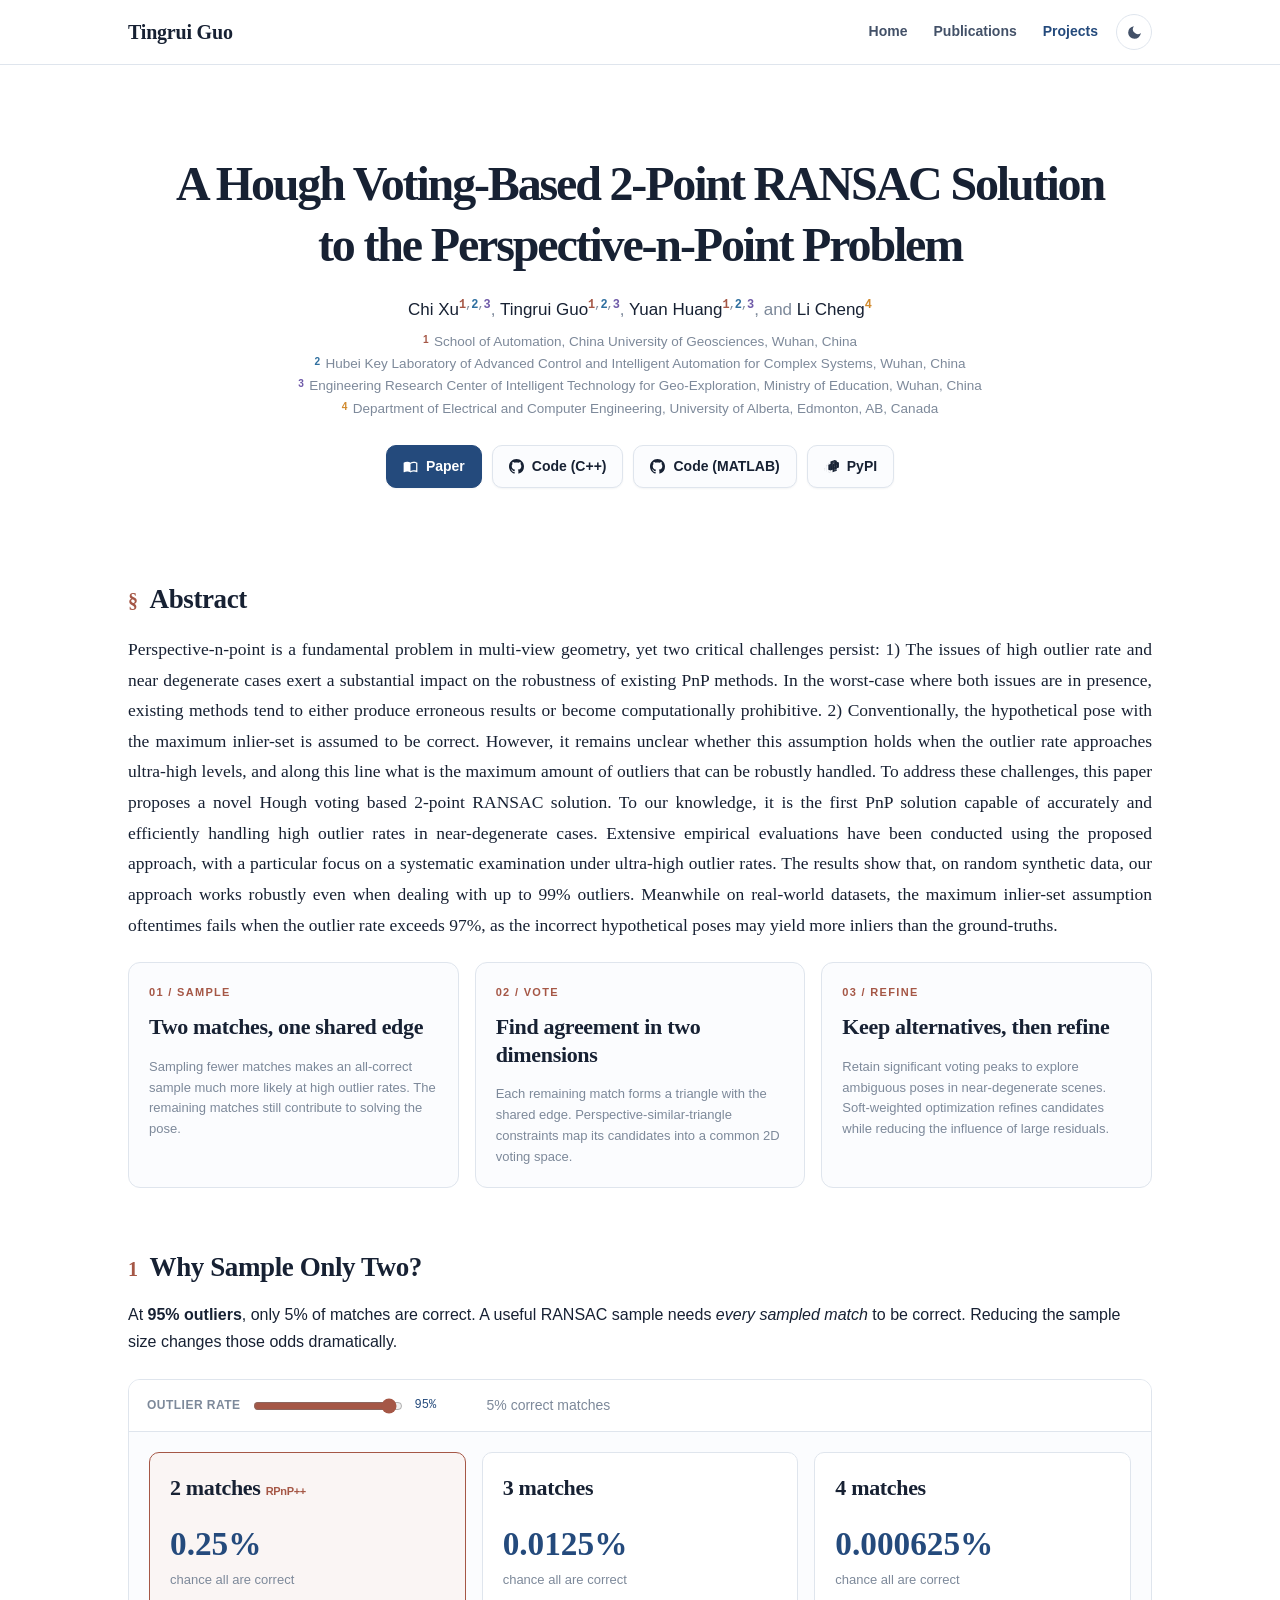
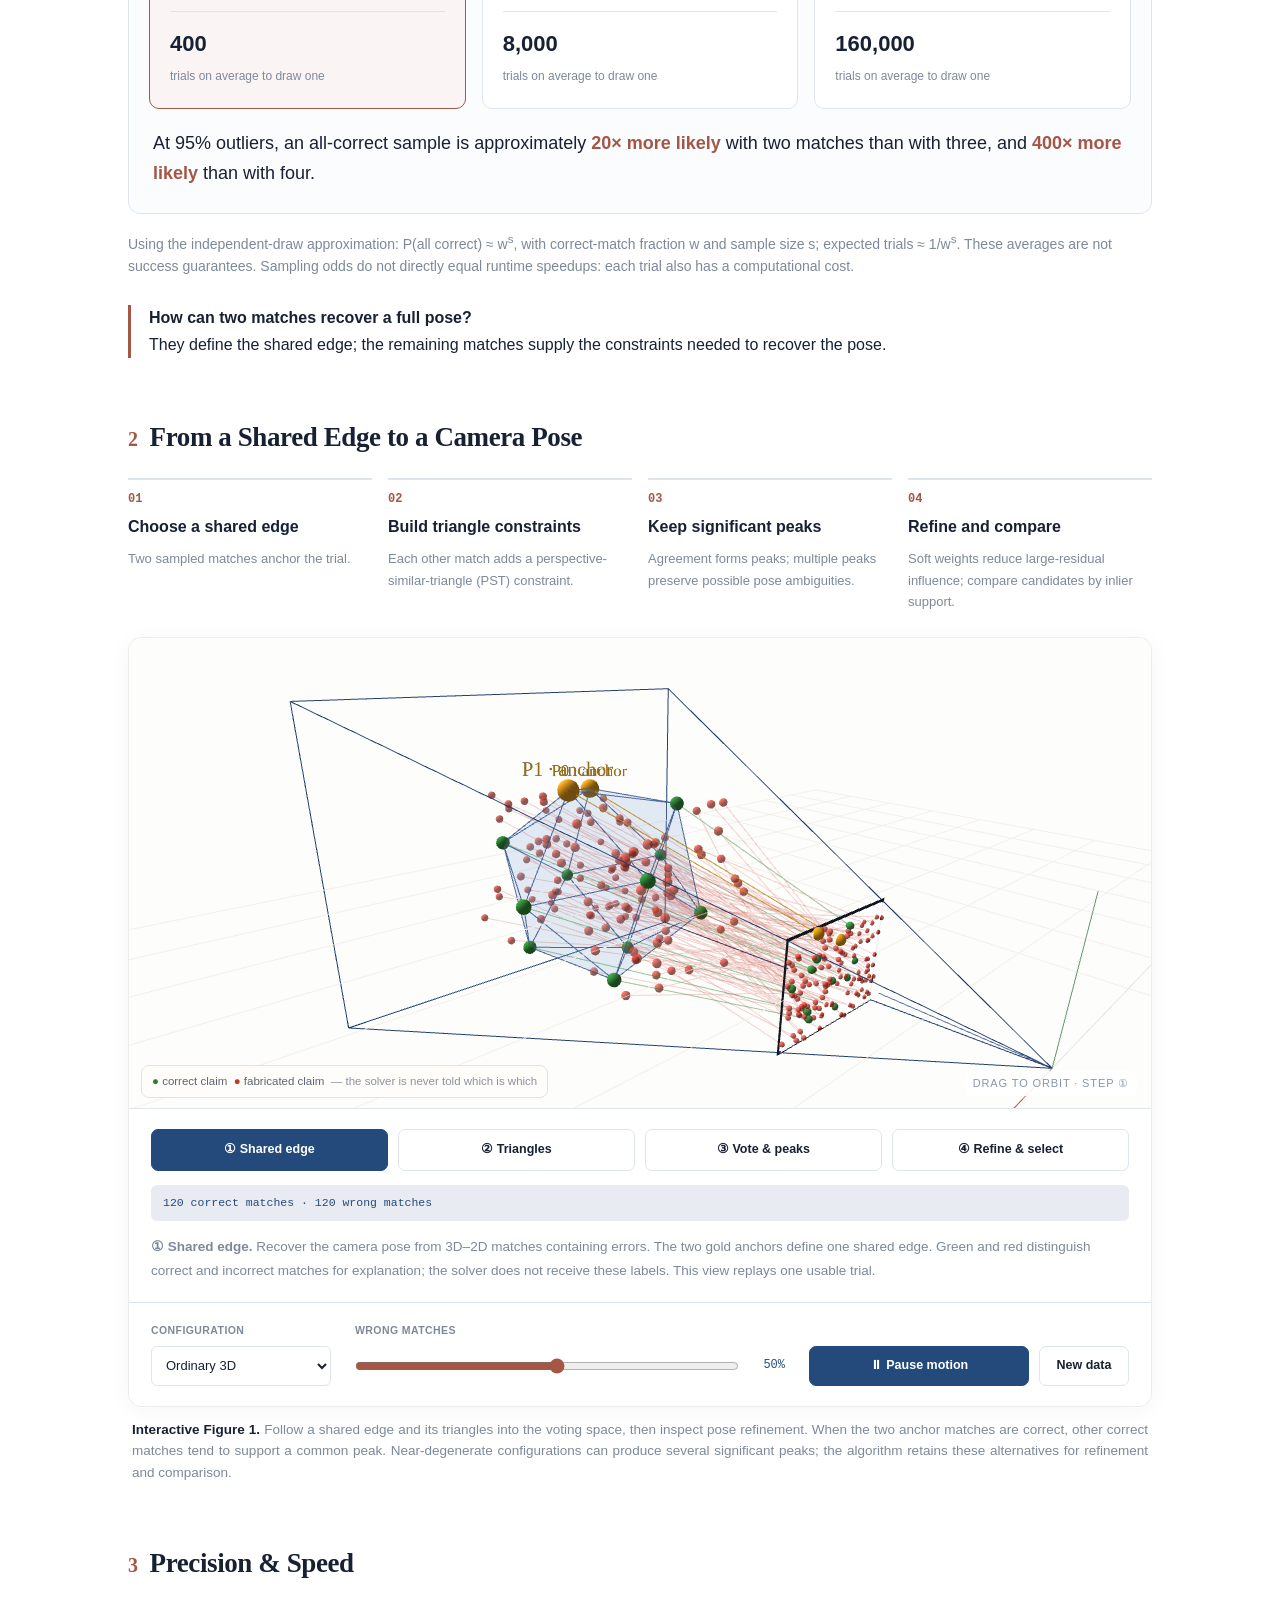
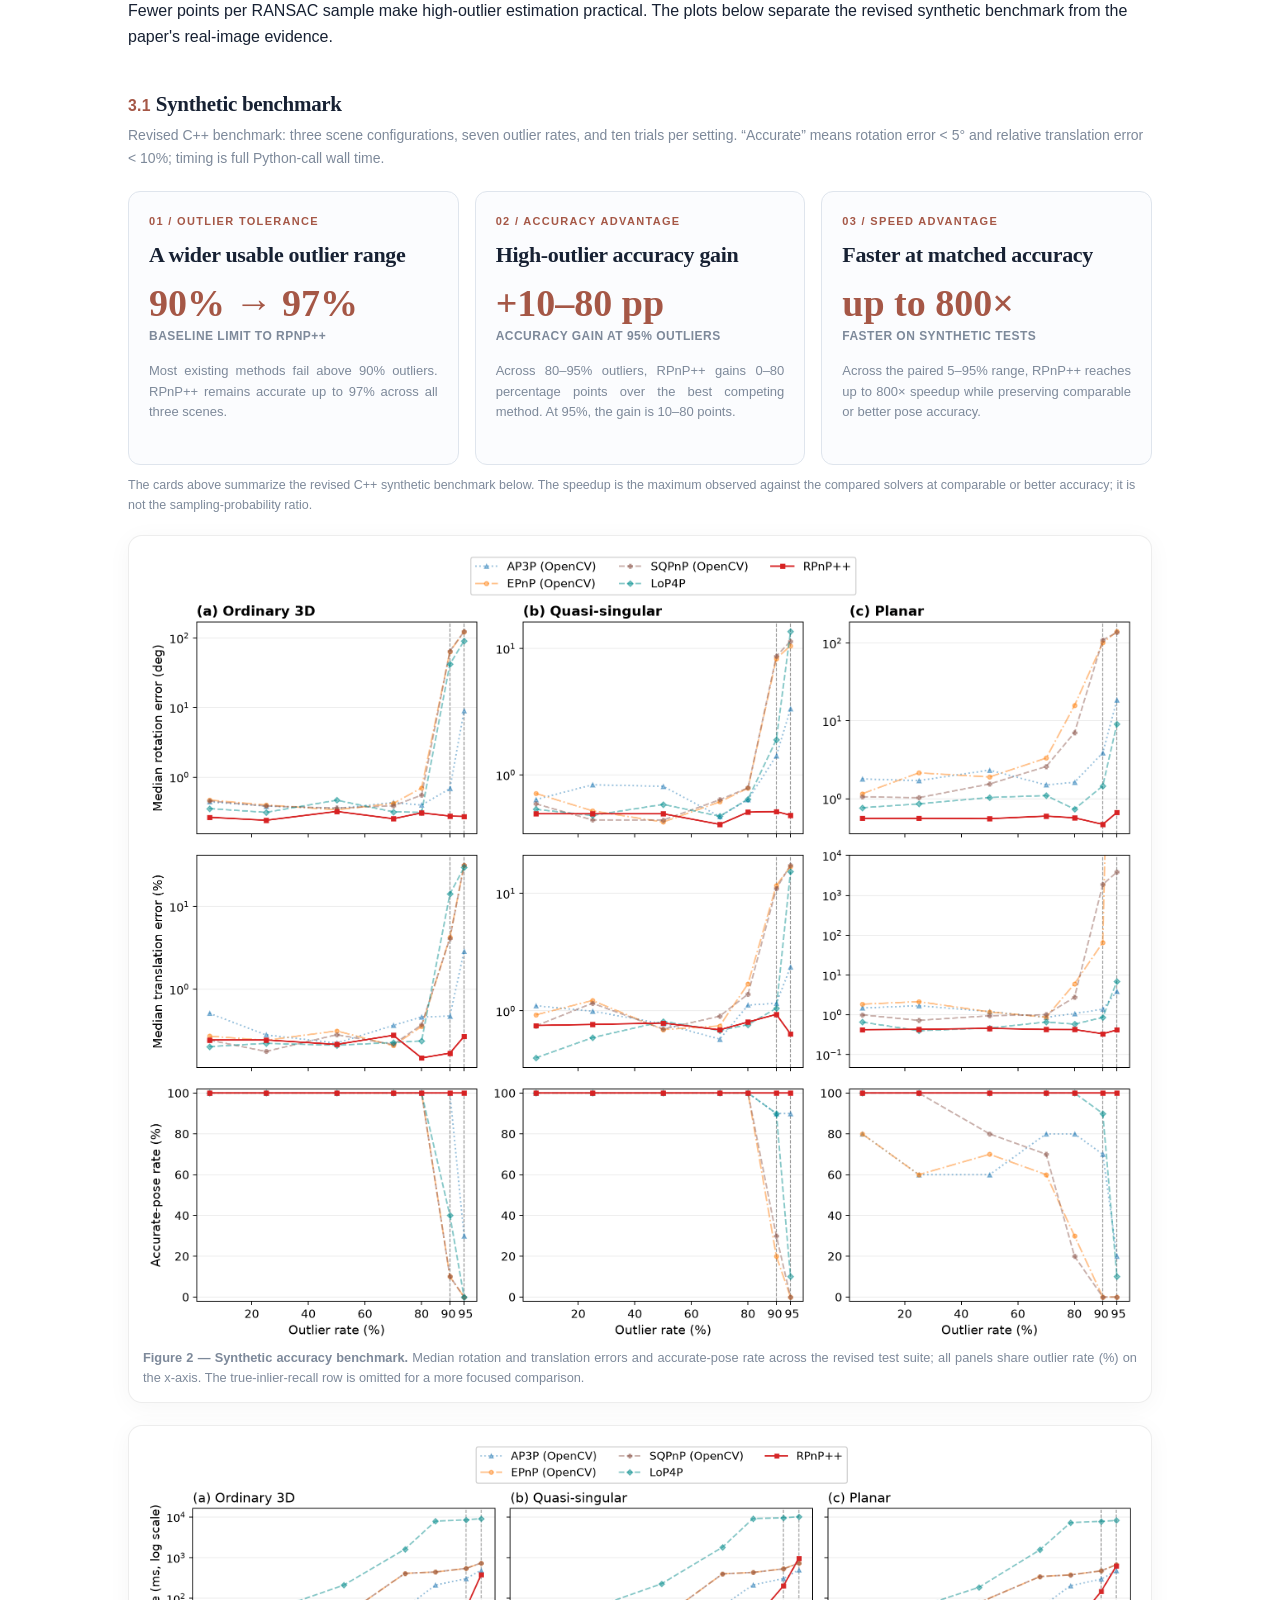
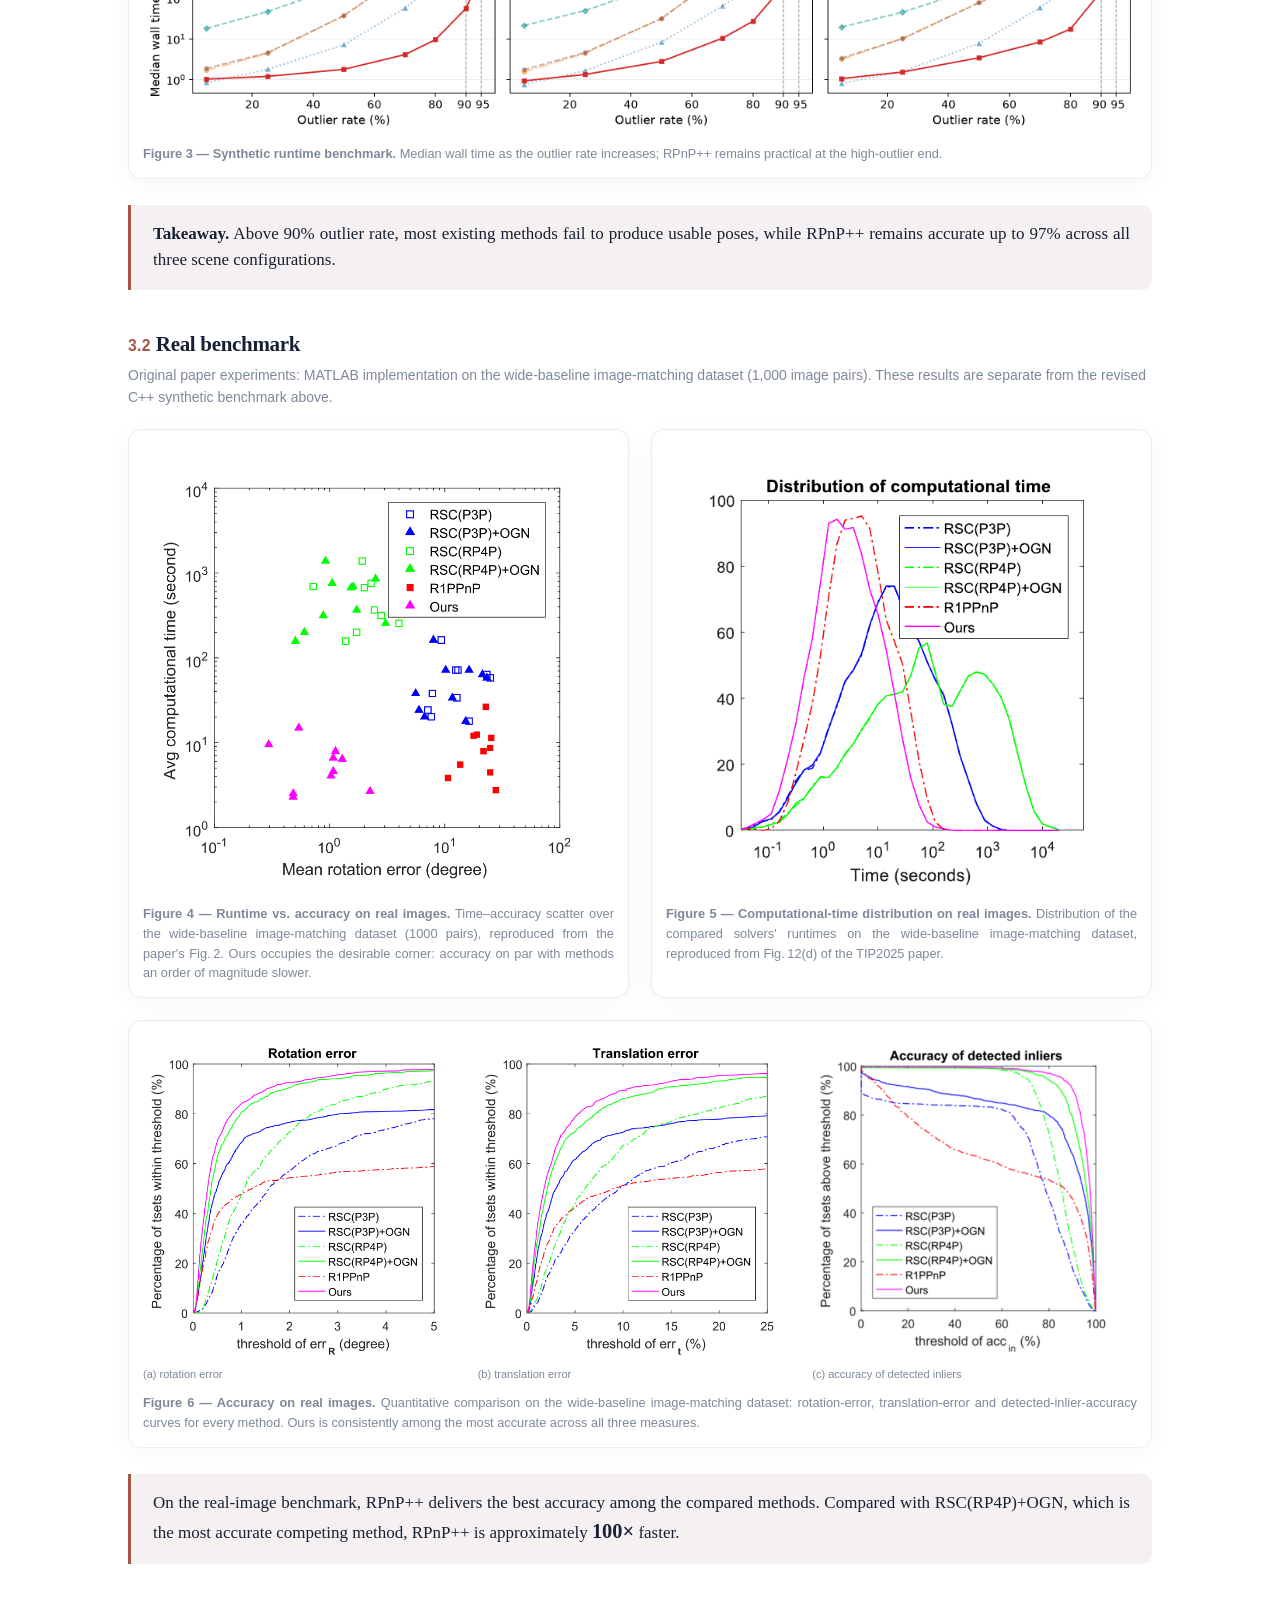
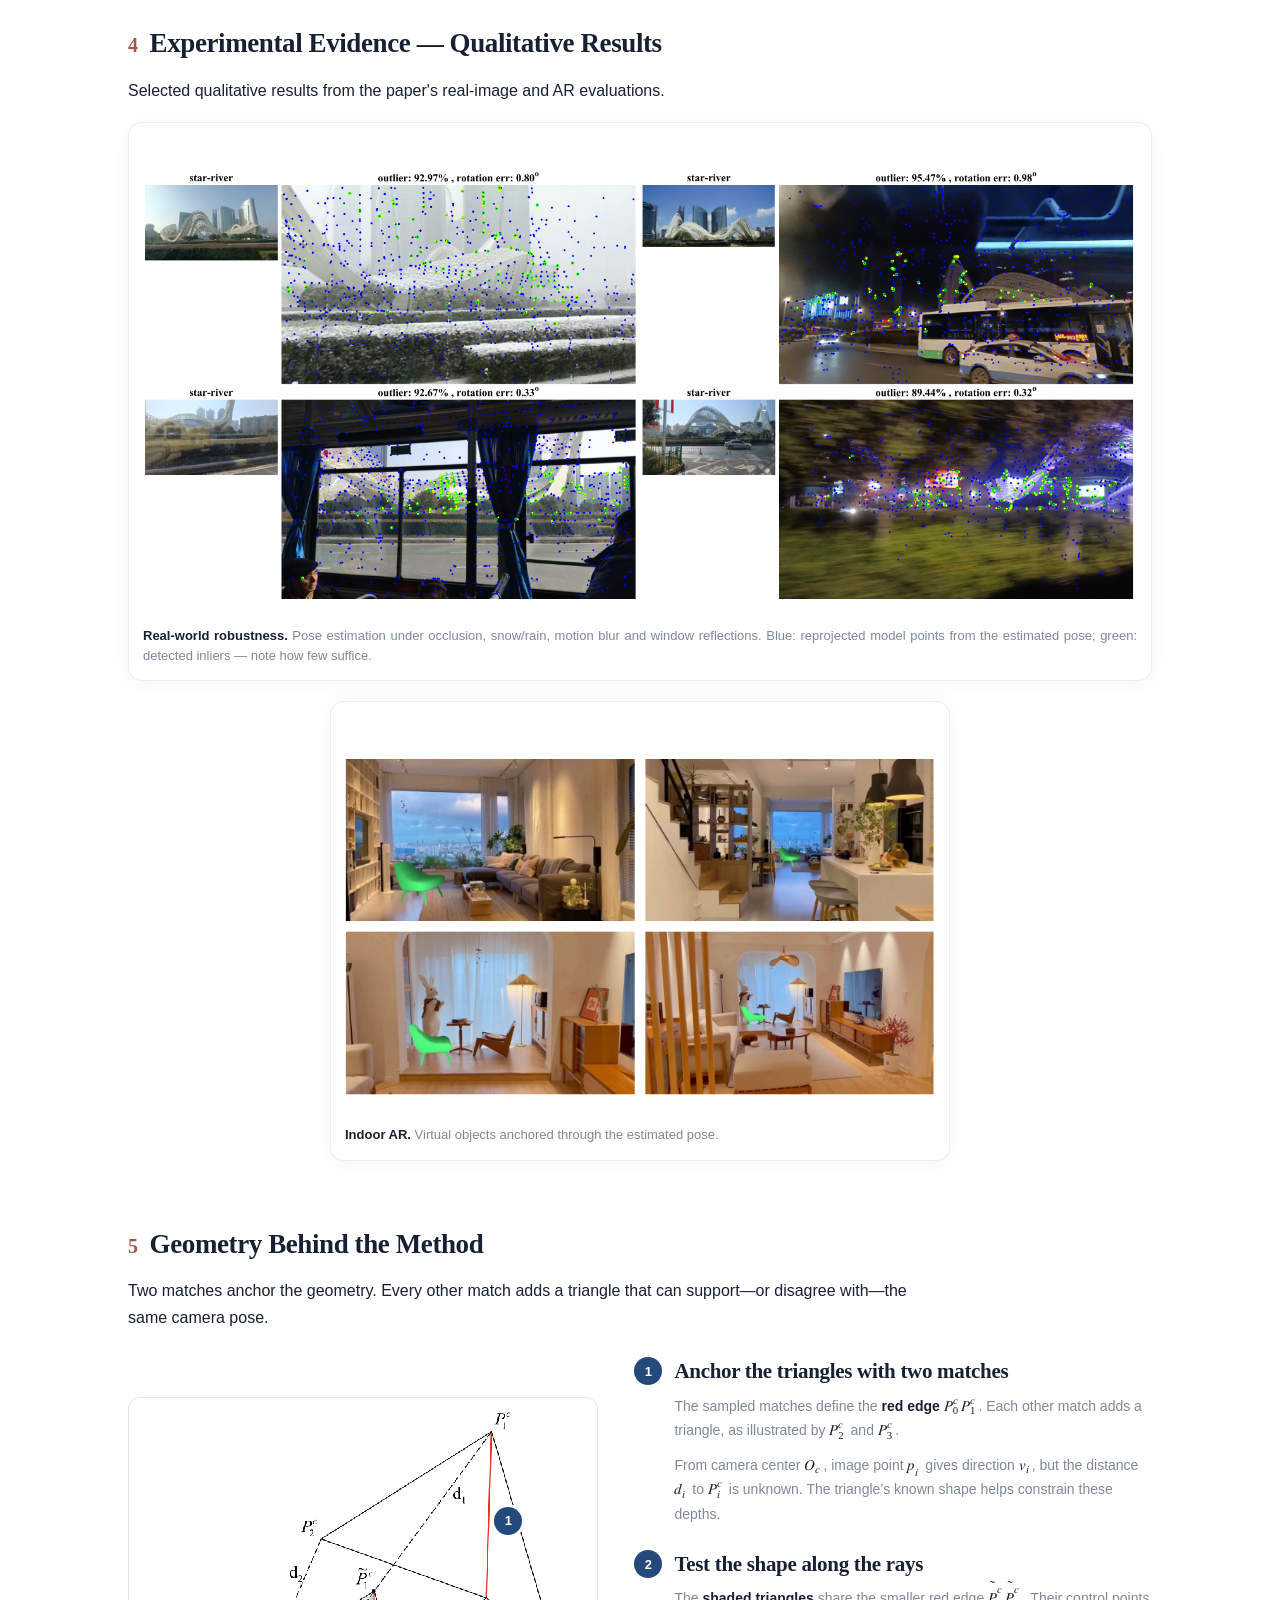
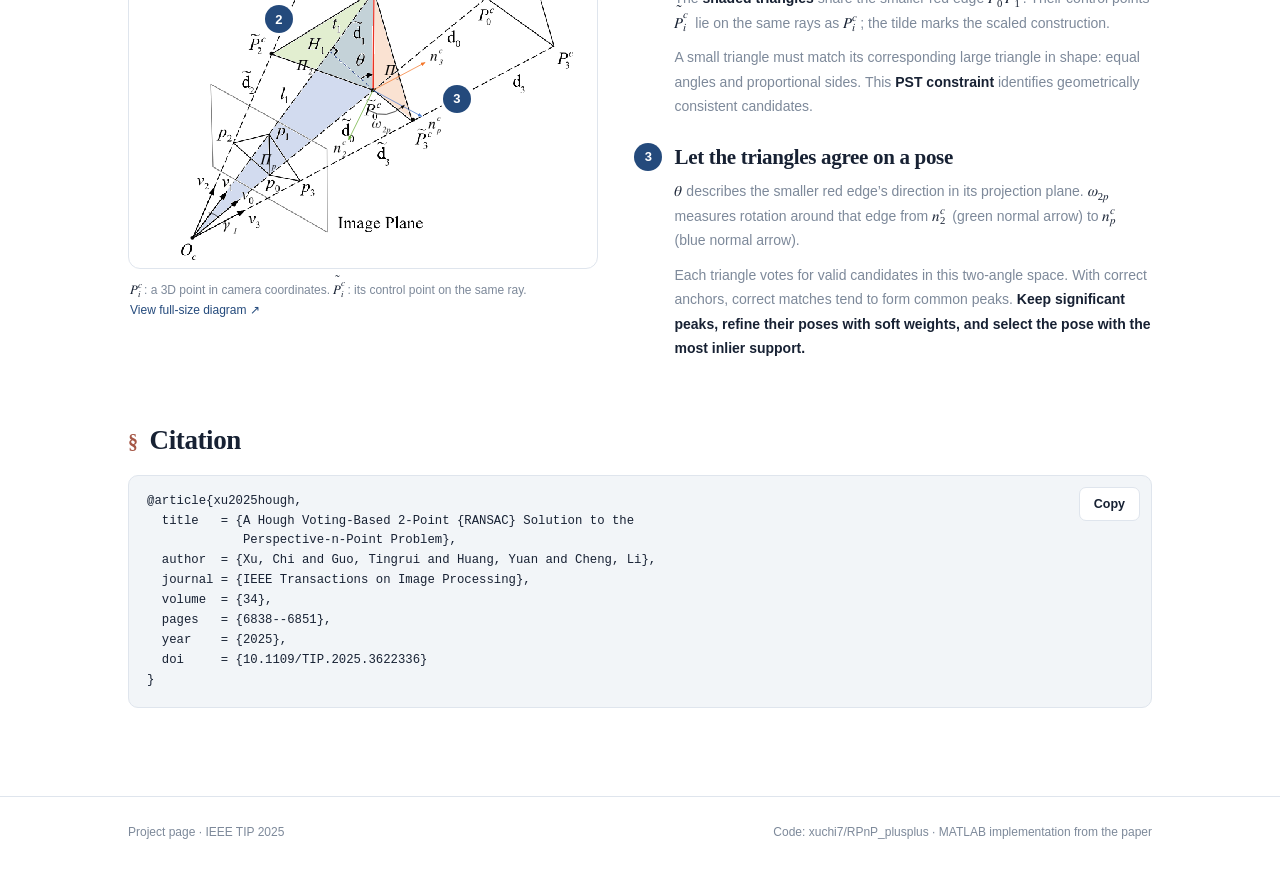
<file: projects/rpnp_pp/index.html>
<!DOCTYPE html>
<html lang="en">
<head>
<meta charset="UTF-8">
<meta name="viewport" content="width=device-width, initial-scale=1.0">
<title>A Hough Voting-Based 2-Point RANSAC Solution to the Perspective-n-Point Problem</title>
<meta name="description" content="An interactive explanation of a Hough voting-based 2-point RANSAC solution for robust Perspective-n-Point estimation under ultra-high outlier rates and near-degenerate configurations.">
<meta name="theme-color" content="#ffffff">
<script>(function(){try{var s=localStorage.getItem('tg-theme');document.documentElement.setAttribute('data-theme',s||(matchMedia('(prefers-color-scheme: dark)').matches?'dark':'light'));}catch(e){document.documentElement.setAttribute('data-theme','light');}document.documentElement.classList.add('js');}());</script>
<link rel="stylesheet" href="../../assets/css/style.css">
<link rel="stylesheet" href="assets/paper.css">
<link rel="icon" href="data:image/svg+xml,<svg xmlns='http://www.w3.org/2000/svg' viewBox='0 0 100 100'><text y='.9em' font-size='90'>📷</text></svg>">
</head>
<body class="paper-page">
<a class="skip-link" href="#main">Skip to main content</a>

<!-- ============================= NAV ============================= -->
<header class="site-nav">
  <div class="container nav-inner">
    <a class="brand" href="../../index.html">Tingrui Guo</a>
    <div class="nav-right">
      <button class="nav-toggle" type="button" aria-label="Open navigation" aria-expanded="false" aria-controls="paper-nav">
        <svg class="menu-icon" viewBox="0 0 24 24" fill="none" stroke="currentColor" stroke-width="2" stroke-linecap="round"><path d="M4 7h16M4 12h16M4 17h16"/></svg>
        <svg class="close-icon" viewBox="0 0 24 24" fill="none" stroke="currentColor" stroke-width="2" stroke-linecap="round"><path d="m6 6 12 12M18 6 6 18"/></svg>
      </button>
      <nav class="nav-links" id="paper-nav" aria-label="Primary navigation">
        <a href="../../index.html">Home</a>
        <a href="../../publications.html">Publications</a>
        <a href="../../projects.html" class="active" aria-current="page">Projects</a>
      </nav>
      <button class="theme-toggle" type="button" aria-label="Toggle dark mode">
        <svg class="i-moon" viewBox="0 0 24 24"><path fill="currentColor" d="M21 12.8A9 9 0 1 1 11.2 3a7 7 0 0 0 9.8 9.8Z"/></svg>
        <svg class="i-sun" viewBox="0 0 24 24" fill="none" stroke="currentColor" stroke-width="2" stroke-linecap="round"><circle cx="12" cy="12" r="4.4"/><path d="M12 2v2.5M12 19.5V22M2 12h2.5M19.5 12H22M4.6 4.6l1.8 1.8M17.6 17.6l1.8 1.8M19.4 4.6l-1.8 1.8M6.4 17.6l-1.8-1.8"/></svg>
      </button>
    </div>
  </div>
</header>

<!-- ============================ HERO ============================= -->
<header class="hero" id="top">
  <div class="container">
    <h1 class="title">A Hough Voting-Based 2-Point RANSAC Solution to the&nbsp;Perspective-n-Point Problem</h1>
    <div class="authors">
      Chi Xu<sup class="aff-1">1</sup><sup class="aff-sep">,</sup><sup class="aff-2">2</sup><sup class="aff-sep">,</sup><sup class="aff-3">3</sup><span class="author-sep">,</span>
      Tingrui Guo<sup class="aff-1">1</sup><sup class="aff-sep">,</sup><sup class="aff-2">2</sup><sup class="aff-sep">,</sup><sup class="aff-3">3</sup><span class="author-sep">,</span>
      Yuan Huang<sup class="aff-1">1</sup><sup class="aff-sep">,</sup><sup class="aff-2">2</sup><sup class="aff-sep">,</sup><sup class="aff-3">3</sup><span class="author-sep">, and</span>
      Li Cheng<sup class="aff-4">4</sup>
    </div>
    <div class="affils">
      <span class="aff-group"><sup class="aff-1">1</sup><span>School of Automation, China University of Geosciences, Wuhan, China</span></span>
      <span class="aff-group"><sup class="aff-2">2</sup><span>Hubei Key Laboratory of Advanced Control and Intelligent Automation for Complex Systems, Wuhan, China</span></span>
      <span class="aff-group"><sup class="aff-3">3</sup><span>Engineering Research Center of Intelligent Technology for Geo-Exploration, Ministry of Education, Wuhan, China</span></span>
      <span class="aff-group"><sup class="aff-4">4</sup><span>Department of Electrical and Computer Engineering, University of Alberta, Edmonton, AB, Canada</span></span>
    </div>
    <div class="linkrow">
      <a class="btn primary" href="https://doi.org/10.1109/TIP.2025.3622336" target="_blank" rel="noopener">
        <svg viewBox="0 0 24 24"><path d="M21 5c-1.1-.35-2.3-.54-3.5-.54-1.95 0-4.05.4-5.5 1.5-1.45-1.1-3.55-1.5-5.5-1.5S2.45 4.9 1 6v14.65c0 .25.25.5.5.5.1 0 .15-.05.25-.05C3.1 20.45 5.05 20 6.5 20c1.95 0 4.05.4 5.5 1.5 1.35-.85 3.8-1.5 5.5-1.5 1.65 0 3.35.3 4.75 1.05.1.05.15.05.25.05.25 0 .5-.25.5-.5V6c-.6-.45-1.25-.75-2-1zm0 13.5c-1.1-.35-2.3-.5-3.5-.5-1.7 0-4.15.65-5.5 1.5V8c1.35-.85 3.8-1.5 5.5-1.5 1.2 0 2.4.15 3.5.5v11.5z"/></svg>
        Paper
      </a>
      <a class="btn" href="https://github.com/RaneWouters/RPnP_plusplus" target="_blank" rel="noopener" aria-label="C++ code" title="C++ code">
        <svg viewBox="0 0 16 16"><path d="M8 0C3.58 0 0 3.58 0 8c0 3.54 2.29 6.53 5.47 7.59.4.07.55-.17.55-.38 0-.19-.01-.82-.01-1.49-2.01.37-2.53-.49-2.69-.94-.09-.23-.48-.94-.82-1.13-.28-.15-.68-.52-.01-.53.63-.01 1.08.58 1.23.82.72 1.21 1.87.87 2.33.66.07-.52.28-.87.51-1.07-1.78-.2-3.64-.89-3.64-3.95 0-.87.31-1.59.82-2.15-.08-.2-.36-1.02.08-2.12 0 0 .67-.21 2.2.82.64-.18 1.32-.27 2-.27s1.36.09 2 .27c1.53-1.04 2.2-.82 2.2-.82.44 1.1.16 1.92.08 2.12.51.56.82 1.27.82 2.15 0 3.07-1.87 3.75-3.65 3.95.29.25.54.73.54 1.48 0 1.07-.01 1.93-.01 2.2 0 .21.15.46.55.38A8.01 8.01 0 0 0 16 8c0-4.42-3.58-8-8-8z"/></svg>
        Code (C++)
      </a>
      <a class="btn" href="https://github.com/xuchi7/RPnP_plusplus" target="_blank" rel="noopener">
        <svg viewBox="0 0 16 16"><path d="M8 0C3.58 0 0 3.58 0 8c0 3.54 2.29 6.53 5.47 7.59.4-.07.55-.17.55-.38 0-.19-.01-.82-.01-1.49-2.01.37-2.53-.49-2.69-.94-.09-.23-.48-.94-.82-1.13-.28-.15-.68-.52-.01-.53.63-.01 1.08.58 1.23.82.72 1.21 1.87.87 2.33.66.07-.52.28-.87.51-1.07-1.78-.2-3.64-.89-3.64-3.95 0-.87.31-1.59.82-2.15-.08-.2-.36-1.02.08-2.12 0 0 .67-.21 2.2.82.64-.18 1.32-.27 2-.27s1.36.09 2 .27c1.53-1.04 2.2-.82 2.2-.82.44 1.1.16 1.92.08 2.12.51.56.82 1.27.82 2.15 0 3.07-1.87 3.75-3.65 3.95.29.25.54.73.54 1.48 0 1.07-.01 1.93-.01 2.2 0 .21.15.46.55.38A8.01 8.01 0 0 0 16 8c0-4.42-3.58-8-8-8z"/></svg>
        Code (MATLAB)
      </a>
      <a class="btn" href="https://pypi.org/p/rpnp-pp" target="_blank" rel="noopener" aria-label="RPnP++ on PyPI" title="RPnP++ on PyPI">
        <svg viewBox="0 0 24 24" aria-hidden="true"><path d="M23.922 13.58v3.912L20.55 18.72l-.078.055.052.037 3.45-1.256.026-.036v-3.997l-.053-.036-.025.092zM23.621 5.618l-3.04 1.107v3.912l3.339-1.215V5.509zM23.92 13.457V9.544l-3.336 1.215v3.913zM20.47 14.71V10.8L17.17 12v3.913zM17.034 19.996v-3.912l-3.313 1.206v3.912zM17.17 16.057v3.868l3.314-1.206V14.85l-3.314 1.206zm2.093 1.882c-.367.134-.663-.074-.663-.463s.296-.814.663-.947c.365-.133.662.075.662.464s-.297.814-.662.946zM13.225 9.315l.365-.132-3.285-1.197-3.323 1.21.102.037 3.184 1.16zM20.507 10.664V6.751L17.17 7.965v3.913zM17.058 11.918V8.005l-3.302 1.202v3.912zM13.643 9.246l-3.336 1.215v3.913l3.336-1.215zM6.907 13.165l3.322 1.209v-3.913L6.907 9.252zM10.34 7.873l3.281 1.193V5.198l-3.28-1.193zM20.507 2.715L17.19 3.922v3.913l3.317-1.207zM16.95 3.903L13.724 2.73l-3.269 1.19 3.225 1.174zM15.365 4.606l-1.624.592v3.868l3.317-1.207V3.991l-1.693.615zm-.391 2.778c-.367.134-.662-.074-.662-.464s.295-.813.662-.946c.366-.133.663.074.663.464s-.297.814-.663.946zM10.229 18.41v-3.914l-3.322-1.209V17.2zM13.678 17.182v-3.913l-3.371 1.227v3.913zM13.756 17.154l3.3-1.2V12.04l-3.3 1.2zM13.678 21.217l-3.371 1.227v-3.912h-.078v3.912l-3.322-1.209v-3.913l-.053-.058-.025-.06-3.336-1.21v-3.948l.034.013 3.287 1.196.015-.078-3.261-1.187 3.26-1.187v-.109L3.876 9.62l-.307-.112 3.26-1.188v.877l.079-.055V6.769l3.257 1.185.058-.061L7.084 6.75l-.102-.037 3.24-1.179v-.083L6.854 6.677v.018l-.025.018v1.523L3.44 9.47v.02l-.025.017v4.007l-3.39 1.233v.019L0 14.784v3.995l.025.037 3.4 1.237.008-.006.007.01 3.4 1.238.008-.006.006.01 3.4 1.237.014-.009.012.01 3.45-1.256.026-.037-.078-.027zM3.493 9.563l3.257 1.185-3.257 1.187V9.562zM3.4 19.96L.078 18.752v-3.913l2.361.86.96.349v3.913zm.015-3.99L.335 14.85l-.182-.066 3.262-1.187v2.374zm3.399 5.231-3.321-1.209v-3.912l3.321 1.209v3.912zM23.791 5.434l-3.21-1.17v2.338zM20.387 2.643l-3.24-1.18-3.27 1.19 3.247 1.182z"/></svg>
        PyPI
      </a>
    </div>
  </div>
</header>

<main id="main">
<!-- ========================== ABSTRACT =========================== -->
<section id="abstract">
  <div class="container">
    <h2 class="sec"><span class="no">§</span>Abstract</h2>
    <p class="abstract lead" style="max-width:72em">
      Perspective-n-point is a fundamental problem in multi-view geometry, yet two critical challenges persist: 1) The
      issues of high outlier rate and near degenerate cases exert a substantial impact on the robustness of existing PnP
      methods. In the worst-case where both issues are in presence, existing methods tend to either produce erroneous
      results or become computationally prohibitive. 2) Conventionally, the hypothetical pose with the maximum
      inlier-set is assumed to be correct. However, it remains unclear whether this assumption holds when the outlier
      rate approaches ultra-high levels, and along this line what is the maximum amount of outliers that can be robustly
      handled. To address these challenges, this paper proposes a novel Hough voting based 2-point RANSAC solution. To
      our knowledge, it is the first PnP solution capable of accurately and efficiently handling high outlier rates in
      near-degenerate cases. Extensive empirical evaluations have been conducted using the proposed approach, with a
      particular focus on a systematic examination under ultra-high outlier rates. The results show that, on random
      synthetic data, our approach works robustly even when dealing with up to 99% outliers. Meanwhile on real-world
      datasets, the maximum inlier-set assumption oftentimes fails when the outlier rate exceeds 97%, as the incorrect
      hypothetical poses may yield more inliers than the ground-truths.
    </p>

    <div class="highlights benchmark-advantages method-cards" aria-label="Three key method designs">
      <article class="advantage-card"><div class="advantage-label">01 / Sample</div><h3>Two matches, one shared edge</h3><p>Sampling fewer matches makes an all-correct sample much more likely at high outlier rates. The remaining matches still contribute to solving the pose.</p></article>
      <article class="advantage-card"><div class="advantage-label">02 / Vote</div><h3>Find agreement in two dimensions</h3><p>Each remaining match forms a triangle with the shared edge. Perspective-similar-triangle constraints map its candidates into a common 2D voting space.</p></article>
      <article class="advantage-card"><div class="advantage-label">03 / Refine</div><h3>Keep alternatives, then refine</h3><p>Retain significant voting peaks to explore ambiguous poses in near-degenerate scenes. Soft-weighted optimization refines candidates while reducing the influence of large residuals.</p></article>
    </div>
  </div>
</section>

<section id="sampling">
  <div class="container">
    <h2 class="sec"><span class="no">1</span>Why Sample Only Two?</h2>
    <p>At <strong>95% outliers</strong>, only 5% of matches are correct. A useful RANSAC sample needs <em>every sampled match</em> to be correct. Reducing the sample size changes those odds dramatically.</p>
    <div class="sampling-panel">
      <div class="controls"><div class="ctrl"><label for="sample-outliers">Outlier rate</label><input id="sample-outliers" type="range" min="0" max="99" step="1" value="95" aria-describedby="sampling-assumptions"><output class="val" id="sample-outliers-value" for="sample-outliers">95%</output></div><span id="sample-inliers">5% correct matches</span></div>
      <div class="sampling-grid" aria-label="Probability that every sampled match is correct">
        <article class="sample-card sample-ours"><h3>2 matches <span>RPnP++</span></h3><div class="sample-prob" id="sample-prob-2">0.25%</div><p>chance all are correct</p><div class="sample-trials"><strong id="sample-trials-2">400</strong><span>trials on average to draw one</span></div></article>
        <article class="sample-card"><h3>3 matches</h3><div class="sample-prob" id="sample-prob-3">0.0125%</div><p>chance all are correct</p><div class="sample-trials"><strong id="sample-trials-3">8,000</strong><span>trials on average to draw one</span></div></article>
        <article class="sample-card"><h3>4 matches</h3><div class="sample-prob" id="sample-prob-4">0.000625%</div><p>chance all are correct</p><div class="sample-trials"><strong id="sample-trials-4">160,000</strong><span>trials on average to draw one</span></div></article>
      </div>
      <p class="sampling-takeaway" id="sample-takeaway" aria-live="polite">At 95% outliers, an all-correct sample is approximately <strong>20× more likely</strong> with two matches than with three, and <strong>400× more likely</strong> than with four.</p>
    </div>
    <p class="benchmark-note" id="sampling-assumptions">Using the independent-draw approximation: P(all correct) ≈ w<sup>s</sup>, with correct-match fraction w and sample size s; expected trials ≈ 1/w<sup>s</sup>. These averages are not success guarantees. Sampling odds do not directly equal runtime speedups: each trial also has a computational cost.</p>
    <p class="method-bridge"><strong>How can two matches recover a full pose?</strong> They define the shared edge; the remaining matches supply the constraints needed to recover the pose.</p>
  </div>
</section>

<!-- ====================== FLAGSHIP PIPELINE DEMO =================== -->
<section id="demo">
  <div class="container">
    <h2 class="sec"><span class="no">2</span>From a Shared Edge to a Camera Pose</h2>

    <ol class="method-flow" aria-label="Method overview">
      <li><strong>Choose a shared edge</strong><span>Two sampled matches anchor the trial.</span></li>
      <li><strong>Build triangle constraints</strong><span>Each other match adds a perspective-similar-triangle (PST) constraint.</span></li>
      <li><strong>Keep significant peaks</strong><span>Agreement forms peaks; multiple peaks preserve possible pose ambiguities.</span></li>
      <li><strong>Refine and compare</strong><span>Soft weights reduce large-residual influence; compare candidates by inlier support.</span></li>
    </ol>
    <div class="demo-card">
      <div class="viz-holder" id="viz-pipeline" style="height:470px">
        <div class="viz-badge" id="pipe-badge">drag to orbit · step ①</div>
      </div>
      <div class="pipe-info">
      <div class="pipe-steps" role="group" aria-label="Pipeline stage">
        <button class="chip-btn step-tab active" data-step="A">① Shared edge</button>
        <button class="chip-btn step-tab" data-step="D">② Triangles</button>
        <button class="chip-btn step-tab" data-step="B">③ Vote &amp; peaks</button>
        <button class="chip-btn step-tab" data-step="C">④ Refine &amp; select</button>
      </div>
      <div class="pipe-status"><span class="readout" id="pipe-readout">–</span></div>
      <p class="pipe-cap" id="pipe-cap"></p>
      </div>
      <div class="controls pipeline-controls">
        <div class="ctrl">
          <label for="pp-config">Configuration</label>
          <select id="pp-config">
            <option value="ordinary">Ordinary 3D</option>
            <option value="quasi">Quasi-singular</option>
            <option value="planar">Planar</option>
          </select>
        </div>
        <div class="ctrl">
          <label for="pp-outliers">Wrong matches</label>
          <input type="range" id="pp-outliers" min="0" max="95" value="50" step="5">
          <span class="val" id="pp-outliers-val">50%</span>
        </div>
        <div class="ctrl" id="pp-peak-control" hidden><label for="pp-peak">Candidate</label><select id="pp-peak" aria-label="Pose candidate and refined inlier support"></select></div>
        <div class="ctrl pipeline-actions">
          <button class="chip-btn primary active" id="pp-run">⏸ Pause motion</button>
          <button class="chip-btn" id="pp-newdata">New data</button>
        </div>
      </div>
    </div>
    <p class="figcap"><b>Interactive Figure 1.</b> Follow a shared edge and its triangles into the voting space, then inspect pose refinement. When the two anchor matches are correct, other correct matches tend to support a common peak. Near-degenerate configurations can produce several significant peaks; the algorithm retains these alternatives for refinement and comparison.</p>
  </div>
</section>

<!-- ===================== WHY 2 POINTS ============================ -->
<section id="why2pt">
  <div class="container">
    <h2 class="sec"><span class="no">3</span>Precision &amp; Speed</h2>

    <p>Fewer points per RANSAC sample make high-outlier estimation practical. The plots below separate the revised synthetic benchmark from the paper's real-image evidence.</p>

    <h3 class="benchmark-subtitle"><span class="benchmark-index">3.1</span> Synthetic benchmark</h3>
    <p class="benchmark-note">Revised C++ benchmark: three scene configurations, seven outlier rates, and ten trials per setting. “Accurate” means rotation error &lt; 5&deg; and relative translation error &lt; 10%; timing is full Python-call wall time.</p>

    <div class="highlights benchmark-advantages" aria-label="RPnP++ synthetic benchmark advantages">
      <article class="advantage-card">
        <div class="advantage-label">01 / Outlier tolerance</div>
        <h4>A wider usable outlier range</h4>
        <div class="advantage-stat">90% &rarr; 97% <span>baseline limit to RPnP++</span></div>
        <p>Most existing methods fail above 90% outliers. RPnP++ remains accurate up to 97% across all three scenes.</p>
      </article>
      <article class="advantage-card">
        <div class="advantage-label">02 / Accuracy advantage</div>
        <h4>High-outlier accuracy gain</h4>
        <div class="advantage-stat">+10–80 pp <span>accuracy gain at 95% outliers</span></div>
        <p>Across 80–95% outliers, RPnP++ gains 0–80 percentage points over the best competing method. At 95%, the gain is 10–80 points.</p>
      </article>
      <article class="advantage-card">
        <div class="advantage-label">03 / Speed advantage</div>
        <h4>Faster at matched accuracy</h4>
        <div class="advantage-stat">up to 800&times; <span>faster on synthetic tests</span></div>
        <p>Across the paired 5–95% range, RPnP++ reaches up to 800&times; speedup while preserving comparable or better pose accuracy.</p>
      </article>
    </div>
    <p class="benchmark-note benchmark-footnote">The cards above summarize the revised C++ synthetic benchmark below. The speedup is the maximum observed against the compared solvers at comparable or better accuracy; it is not the sampling-probability ratio.</p>

    <div class="synthetic-fig-stack">
      <figure class="paper-fig">
        <img src="assets/paper/synthetic_paper_style_accuracy.png" alt="Synthetic benchmark accuracy comparison across ordinary, quasi-singular and planar scenes" loading="lazy">
        <figcaption><b>Figure 2 — Synthetic accuracy benchmark.</b> Median rotation and translation errors and accurate-pose rate across the revised test suite; all panels share outlier rate (%) on the x-axis. The true-inlier-recall row is omitted for a more focused comparison.</figcaption>
      </figure>
      <figure class="paper-fig">
        <img src="assets/paper/synthetic_time_comparison.png" alt="Synthetic benchmark runtime comparison across outlier rates" loading="lazy">
        <figcaption><b>Figure 3 — Synthetic runtime benchmark.</b> Median wall time as the outlier rate increases; RPnP++ remains practical at the high-outlier end.</figcaption>
      </figure>
    </div>

    <blockquote class="benchmark-quote">
      <p><b>Takeaway.</b> Above 90% outlier rate, most existing methods fail to produce usable poses, while RPnP++ remains accurate up to 97% across all three scene configurations.</p>
    </blockquote>
    <h3 class="benchmark-subtitle"><span class="benchmark-index">3.2</span> Real benchmark</h3>
    <p class="benchmark-note">Original paper experiments: MATLAB implementation on the wide-baseline image-matching dataset (1,000 image pairs). These results are separate from the revised C++ synthetic benchmark above.</p>

    <div class="fig-grid">
      <figure class="paper-fig">
        <img src="assets/paper/fig2_real_scatter.png" alt="Time vs. accuracy scatter on the wide-baseline dataset">
        <figcaption><b>Figure 4 — Runtime vs. accuracy on real images.</b> Time&ndash;accuracy scatter over the
        wide-baseline image-matching dataset (1000 pairs), reproduced from the paper's Fig.&thinsp;2.
        Ours occupies the desirable corner: accuracy on par with methods an order of magnitude slower.</figcaption>
      </figure>
      <figure class="paper-fig">
        <img src="assets/paper/fig12_d_time.png" alt="Distribution of computational time on real images">
        <figcaption><b>Figure 5 — Computational-time distribution on real images.</b> Distribution of the
        compared solvers' runtimes on the wide-baseline image-matching dataset, reproduced from Fig.&thinsp;12(d)
        of the TIP2025 paper.</figcaption>
      </figure>
      <figure class="paper-fig wide">
        <div class="triptych">
          <figure><img src="assets/paper/fig12_a.png" alt="Rotation error curves on real images"><figcaption>(a) rotation error</figcaption></figure>
          <figure><img src="assets/paper/fig12_b.png" alt="Translation error curves on real images"><figcaption>(b) translation error</figcaption></figure>
          <figure><img src="assets/paper/fig12_c.png" alt="Accuracy of detected inliers on real images"><figcaption>(c) accuracy of detected inliers</figcaption></figure>
        </div>
        <figcaption><b>Figure 6 — Accuracy on real images.</b> Quantitative comparison on the
        wide-baseline image-matching dataset: rotation-error, translation-error and detected-inlier-accuracy
        curves for every method. Ours is consistently among the most accurate across all three measures.</figcaption>
      </figure>
    </div>

    <blockquote class="benchmark-quote">
      <p>On the real-image benchmark, RPnP++ delivers the best accuracy among the compared methods. Compared with RSC(RP4P)+OGN, which is the most accurate competing method, RPnP++ is approximately <strong>100&times;</strong> faster.</p>
    </blockquote>
  </div>
</section>

<!-- ========================= RESULTS ============================= -->
<section id="results">
  <div class="container">
    <h2 class="sec"><span class="no">4</span>Experimental Evidence — Qualitative Results</h2>
    <p>Selected qualitative results from the paper's real-image and AR evaluations.</p>

    <div class="paperfig">
      <img src="assets/fig/fig1_teaser.png" alt="Real-world robustness" loading="lazy">
      <figcaption><b>Real-world robustness.</b> Pose estimation under occlusion, snow/rain, motion blur and window
      reflections. Blue: reprojected model points from the estimated pose; green: detected inliers — note how few suffice.</figcaption>
    </div>

    <div class="paperfig narrow" style="margin-top:20px">
      <img src="assets/fig/fig15_ar.png" alt="AR application" loading="lazy">
      <figcaption><b>Indoor AR.</b> Virtual objects anchored through the estimated pose.</figcaption>
    </div>

  </div>
</section>

<!-- ===================== GEOMETRIC INTUITION ====================== -->
<section id="geometry">
  <div class="container">
    <h2 class="sec"><span class="no">5</span>Geometry Behind the Method</h2>
    <p class="geometry-intro">Two matches anchor the geometry. Every other match adds a triangle that can support—or disagree with—the same camera pose.</p>
    <div class="geometry-layout">
      <figure class="geometry-figure">
        <a class="geometry-image" href="assets/fig/camera-geometry-complete.svg" target="_blank" rel="noopener" aria-label="Open the camera geometry diagram at full size">
          <img src="assets/fig/camera-geometry-complete.svg" width="746" height="748" loading="lazy" alt="Camera center Oc at bottom left sends rays through image points pi toward 3D points Pi. The red P0–P1 edge is shared by triangles with P2 and P3. Smaller shaded triangles use control points marked with a tilde on the same rays.">
          <span class="geometry-marker geometry-marker-edge" aria-hidden="true">1</span>
          <span class="geometry-marker geometry-marker-triangles" aria-hidden="true">2</span>
          <span class="geometry-marker geometry-marker-angles" aria-hidden="true">3</span>
        </a>
        <figcaption><math xmlns="http://www.w3.org/1998/Math/MathML" class="geometry-math"><msubsup><mi>P</mi><mi>i</mi><mi>c</mi></msubsup></math>: a 3D point in camera coordinates. <math xmlns="http://www.w3.org/1998/Math/MathML" class="geometry-math"><msubsup><mover accent="true"><mi>P</mi><mpadded height="+0.18em" voffset="0.18em"><mo>˜</mo></mpadded></mover><mi>i</mi><mi>c</mi></msubsup></math>: its control point on the same ray. <a href="assets/fig/camera-geometry-complete.svg" target="_blank" rel="noopener">View full-size diagram ↗</a></figcaption>
      </figure>
      <ol class="geometry-notes">
        <li><span class="geometry-number">1</span><div><h3>Anchor the triangles with two matches</h3><p>The sampled matches define the <strong>red edge <math xmlns="http://www.w3.org/1998/Math/MathML" class="geometry-math"><mrow><msubsup><mi>P</mi><mn>0</mn><mi>c</mi></msubsup><msubsup><mi>P</mi><mn>1</mn><mi>c</mi></msubsup></mrow></math></strong>. Each other match adds a triangle, as illustrated by <math xmlns="http://www.w3.org/1998/Math/MathML" class="geometry-math"><msubsup><mi>P</mi><mn>2</mn><mi>c</mi></msubsup></math> and <math xmlns="http://www.w3.org/1998/Math/MathML" class="geometry-math"><msubsup><mi>P</mi><mn>3</mn><mi>c</mi></msubsup></math>.</p><p>From camera center <math xmlns="http://www.w3.org/1998/Math/MathML" class="geometry-math"><msub><mi>O</mi><mi>c</mi></msub></math>, image point <math xmlns="http://www.w3.org/1998/Math/MathML" class="geometry-math"><msub><mi>p</mi><mi>i</mi></msub></math> gives direction <math xmlns="http://www.w3.org/1998/Math/MathML" class="geometry-math"><msub><mi>v</mi><mi>i</mi></msub></math>, but the distance <math xmlns="http://www.w3.org/1998/Math/MathML" class="geometry-math"><msub><mi>d</mi><mi>i</mi></msub></math> to <math xmlns="http://www.w3.org/1998/Math/MathML" class="geometry-math"><msubsup><mi>P</mi><mi>i</mi><mi>c</mi></msubsup></math> is unknown. The triangle’s known shape helps constrain these depths.</p></div></li>
        <li><span class="geometry-number">2</span><div><h3>Test the shape along the rays</h3><p>The <strong>shaded triangles</strong> share the smaller red edge <math xmlns="http://www.w3.org/1998/Math/MathML" class="geometry-math"><mrow><msubsup><mover accent="true"><mi>P</mi><mpadded height="+0.18em" voffset="0.18em"><mo>˜</mo></mpadded></mover><mn>0</mn><mi>c</mi></msubsup><msubsup><mover accent="true"><mi>P</mi><mpadded height="+0.18em" voffset="0.18em"><mo>˜</mo></mpadded></mover><mn>1</mn><mi>c</mi></msubsup></mrow></math>. Their control points <math xmlns="http://www.w3.org/1998/Math/MathML" class="geometry-math"><msubsup><mover accent="true"><mi>P</mi><mpadded height="+0.18em" voffset="0.18em"><mo>˜</mo></mpadded></mover><mi>i</mi><mi>c</mi></msubsup></math> lie on the same rays as <math xmlns="http://www.w3.org/1998/Math/MathML" class="geometry-math"><msubsup><mi>P</mi><mi>i</mi><mi>c</mi></msubsup></math>; the tilde marks the scaled construction.</p><p>A small triangle must match its corresponding large triangle in shape: equal angles and proportional sides. This <strong>PST constraint</strong> identifies geometrically consistent candidates.</p></div></li>
        <li><span class="geometry-number">3</span><div><h3>Let the triangles agree on a pose</h3><p><strong><math xmlns="http://www.w3.org/1998/Math/MathML" class="geometry-math"><mi>θ</mi></math></strong> describes the smaller red edge’s direction in its projection plane. <strong><math xmlns="http://www.w3.org/1998/Math/MathML" class="geometry-math"><msub><mi>ω</mi><mrow><mn>2</mn><mi>p</mi></mrow></msub></math></strong> measures rotation around that edge from <math xmlns="http://www.w3.org/1998/Math/MathML" class="geometry-math"><msubsup><mi>n</mi><mn>2</mn><mi>c</mi></msubsup></math> (green normal arrow) to <math xmlns="http://www.w3.org/1998/Math/MathML" class="geometry-math"><msubsup><mi>n</mi><mi>p</mi><mi>c</mi></msubsup></math> (blue normal arrow).</p><p>Each triangle votes for valid candidates in this two-angle space. With correct anchors, correct matches tend to form common peaks. <strong>Keep significant peaks, refine their poses with soft weights, and select the pose with the most inlier support.</strong></p></div></li>
      </ol>
    </div>
  </div>
</section>

<!-- ========================= CITATION ============================ -->
<section id="cite">
  <div class="container">
    <h2 class="sec"><span class="no">§</span>Citation</h2>
    <div class="bib">
      <button class="chip-btn copy-btn" id="bib-copy">Copy</button>
<pre class="code" id="bib-text">@article{xu2025hough,
  title   = {A Hough Voting-Based 2-Point {RANSAC} Solution to the
             Perspective-n-Point Problem},
  author  = {Xu, Chi and Guo, Tingrui and Huang, Yuan and Cheng, Li},
  journal = {IEEE Transactions on Image Processing},
  volume  = {34},
  pages   = {6838--6851},
  year    = {2025},
  doi     = {10.1109/TIP.2025.3622336}
}</pre>
    </div>
  </div>
</section>

 </main>

<footer class="site-footer">
  <div class="container">
    <div class="footer-inner">
      <span>Project page · IEEE TIP 2025</span>
      <span>Code: <a href="https://github.com/xuchi7/RPnP_plusplus" target="_blank" rel="noopener">xuchi7/RPnP_plusplus</a> · MATLAB implementation from the paper</span>
    </div>
  </div>
</footer>

<script src="assets/three.min.js" defer></script>
<script src="assets/pst_core.js" defer></script>
<script src="../../assets/js/main.js" defer></script>
<script src="assets/main.js" defer></script>
</body>
</html>
</file>
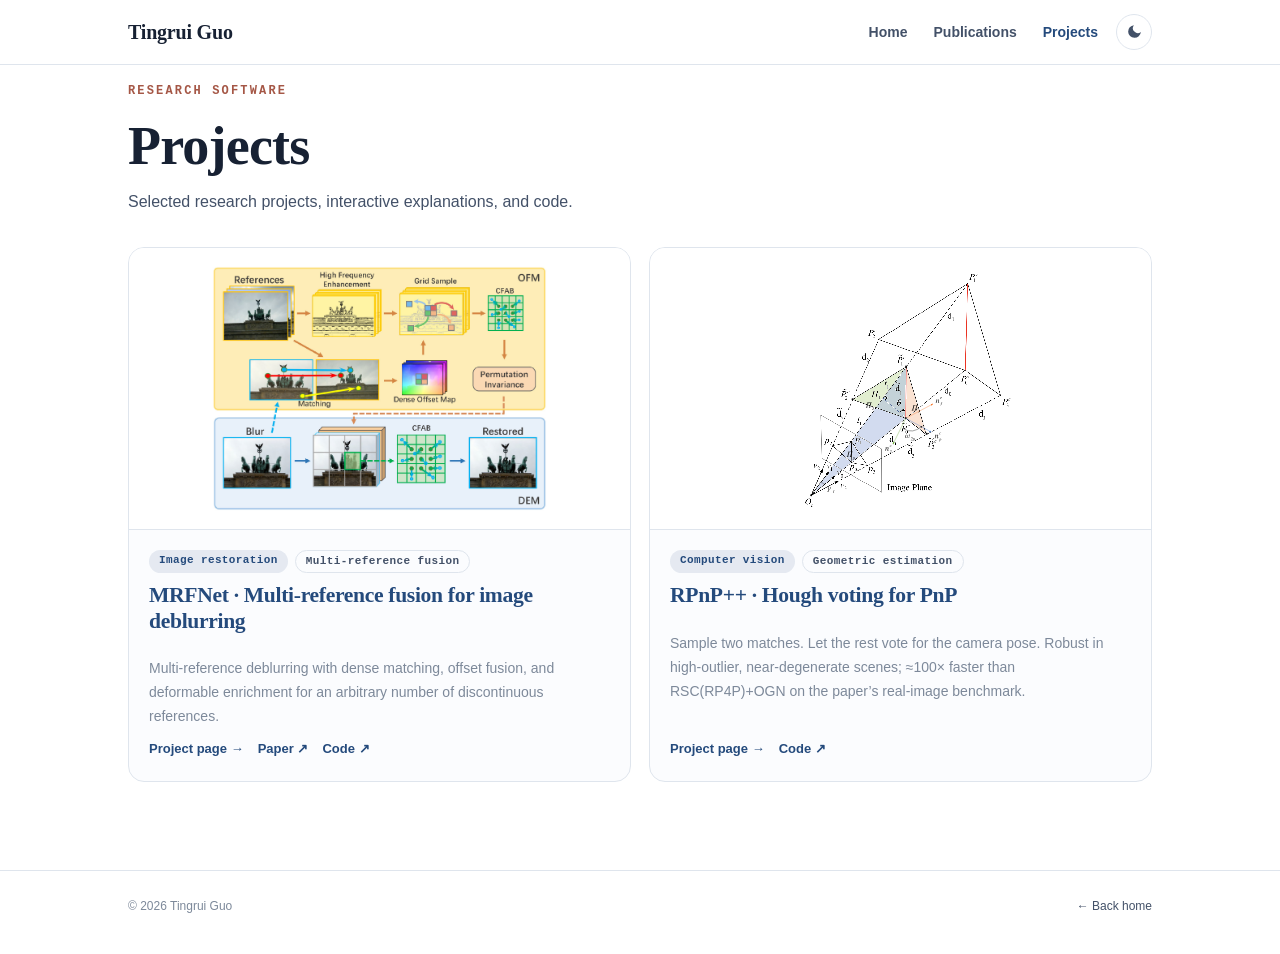
<file: projects.html>
<!doctype html>
<html lang="en">
<head>
  <meta charset="utf-8"><meta name="viewport" content="width=device-width, initial-scale=1">
  <title>Projects — Tingrui Guo</title>
  <meta name="description" content="Research projects and software by Tingrui Guo.">
  <meta name="theme-color" content="#ffffff">
  <link rel="icon" href="data:image/svg+xml,%3Csvg xmlns='http://www.w3.org/2000/svg' viewBox='0 0 64 64'%3E%3Crect width='64' height='64' rx='14' fill='%23244a7c'/%3E%3Ctext x='32' y='44' font-family='Georgia,serif' font-size='34' fill='white' text-anchor='middle'%3ET%3C/text%3E%3C/svg%3E">
  <script>(function(){try{var s=localStorage.getItem('tg-theme');document.documentElement.setAttribute('data-theme',s||(matchMedia('(prefers-color-scheme: dark)').matches?'dark':'light'));}catch(e){document.documentElement.setAttribute('data-theme','light');}document.documentElement.classList.add('js');}());</script>
  <link rel="stylesheet" href="assets/css/style.css"><script src="assets/js/main.js" defer></script>
</head>
<body>
  <a class="skip-link" href="#main">Skip to main content</a>
  <header class="site-nav"><div class="container nav-inner"><a class="brand" href="index.html">Tingrui Guo</a><div class="nav-right">
    <button class="nav-toggle" type="button" aria-label="Open navigation" aria-expanded="false" aria-controls="primary-nav"><svg class="menu-icon" viewBox="0 0 24 24" fill="none" stroke="currentColor" stroke-width="2" stroke-linecap="round"><path d="M4 7h16M4 12h16M4 17h16"/></svg><svg class="close-icon" viewBox="0 0 24 24" fill="none" stroke="currentColor" stroke-width="2" stroke-linecap="round"><path d="m6 6 12 12M18 6 6 18"/></svg></button>
    <nav class="nav-links" id="primary-nav" aria-label="Primary navigation"><a href="index.html">Home</a><a href="publications.html">Publications</a><a href="projects.html" class="active" aria-current="page">Projects</a></nav>
    <button class="theme-toggle" type="button" aria-label="Toggle dark mode"><svg class="i-moon" viewBox="0 0 24 24"><path fill="currentColor" d="M21 12.8A9 9 0 1 1 11.2 3a7 7 0 0 0 9.8 9.8Z"/></svg><svg class="i-sun" viewBox="0 0 24 24" fill="none" stroke="currentColor" stroke-width="2" stroke-linecap="round"><circle cx="12" cy="12" r="4.4"/><path d="M12 2v2.5M12 19.5V22M2 12h2.5M19.5 12H22M4.6 4.6l1.8 1.8M17.6 17.6l1.8 1.8M19.4 4.6l-1.8 1.8M6.4 17.6l-1.8-1.8"/></svg></button>
  </div></div></header>
  <main id="main" class="container"><section class="section reveal"><p class="eyebrow">Research software</p><h1 class="page-title">Projects</h1><p class="page-sub">Selected research projects, interactive explanations, and code.</p>
    <div class="proj-grid">
      <article class="proj-card"><img class="proj-cover proj-cover--diagram" src="projects/mrfnet/assets/paper/fig2_ofm_dem.jpg" alt="MRFNet Fig. 2 showing the Offset Fusion Module and Deformable Enrichment Module" loading="lazy" width="1651" height="1205"><div class="proj-body"><div class="proj-tags"><span class="pill">Image restoration</span><span class="pill pill-line">Multi-reference fusion</span></div><h2 style="font-size:1.35rem"><a href="projects/mrfnet/index.html">MRFNet · Multi-reference fusion for image deblurring</a></h2><p>Multi-reference deblurring with dense matching, offset fusion, and deformable enrichment for an arbitrary number of discontinuous references.</p><div class="proj-links"><a href="projects/mrfnet/index.html">Project page →</a><a href="https://doi.org/10.1016/j.inffus.2026.104169" target="_blank" rel="noopener">Paper ↗</a><a href="https://github.com/RaneWouters/MRFNet" target="_blank" rel="noopener">Code ↗</a></div></div></article>
      <article class="proj-card"><img class="proj-cover proj-cover--diagram" src="projects/rpnp_pp/assets/fig/camera-geometry-complete.svg" alt="Camera projection geometry diagram for the RPnP++ project" loading="lazy" width="746" height="748"><div class="proj-body"><div class="proj-tags"><span class="pill">Computer vision</span><span class="pill pill-line">Geometric estimation</span></div><h2 style="font-size:1.35rem"><a href="projects/rpnp_pp/index.html">RPnP++ · Hough voting for PnP</a></h2><p>Sample two matches. Let the rest vote for the camera pose. Robust in high-outlier, near-degenerate scenes; ≈100× faster than RSC(RP4P)+OGN on the paper’s real-image benchmark.</p><div class="proj-links"><a href="projects/rpnp_pp/index.html">Project page →</a><a href="https://github.com/RaneWouters/RPnP_plusplus" target="_blank" rel="noopener">Code ↗</a></div></div></article>
    </div>
  </section></main>
  <footer class="site-footer"><div class="container footer-inner"><span>© <span data-year>2026</span> Tingrui Guo</span><a href="index.html">← Back home</a></div></footer>
</body>
</html>
</file>
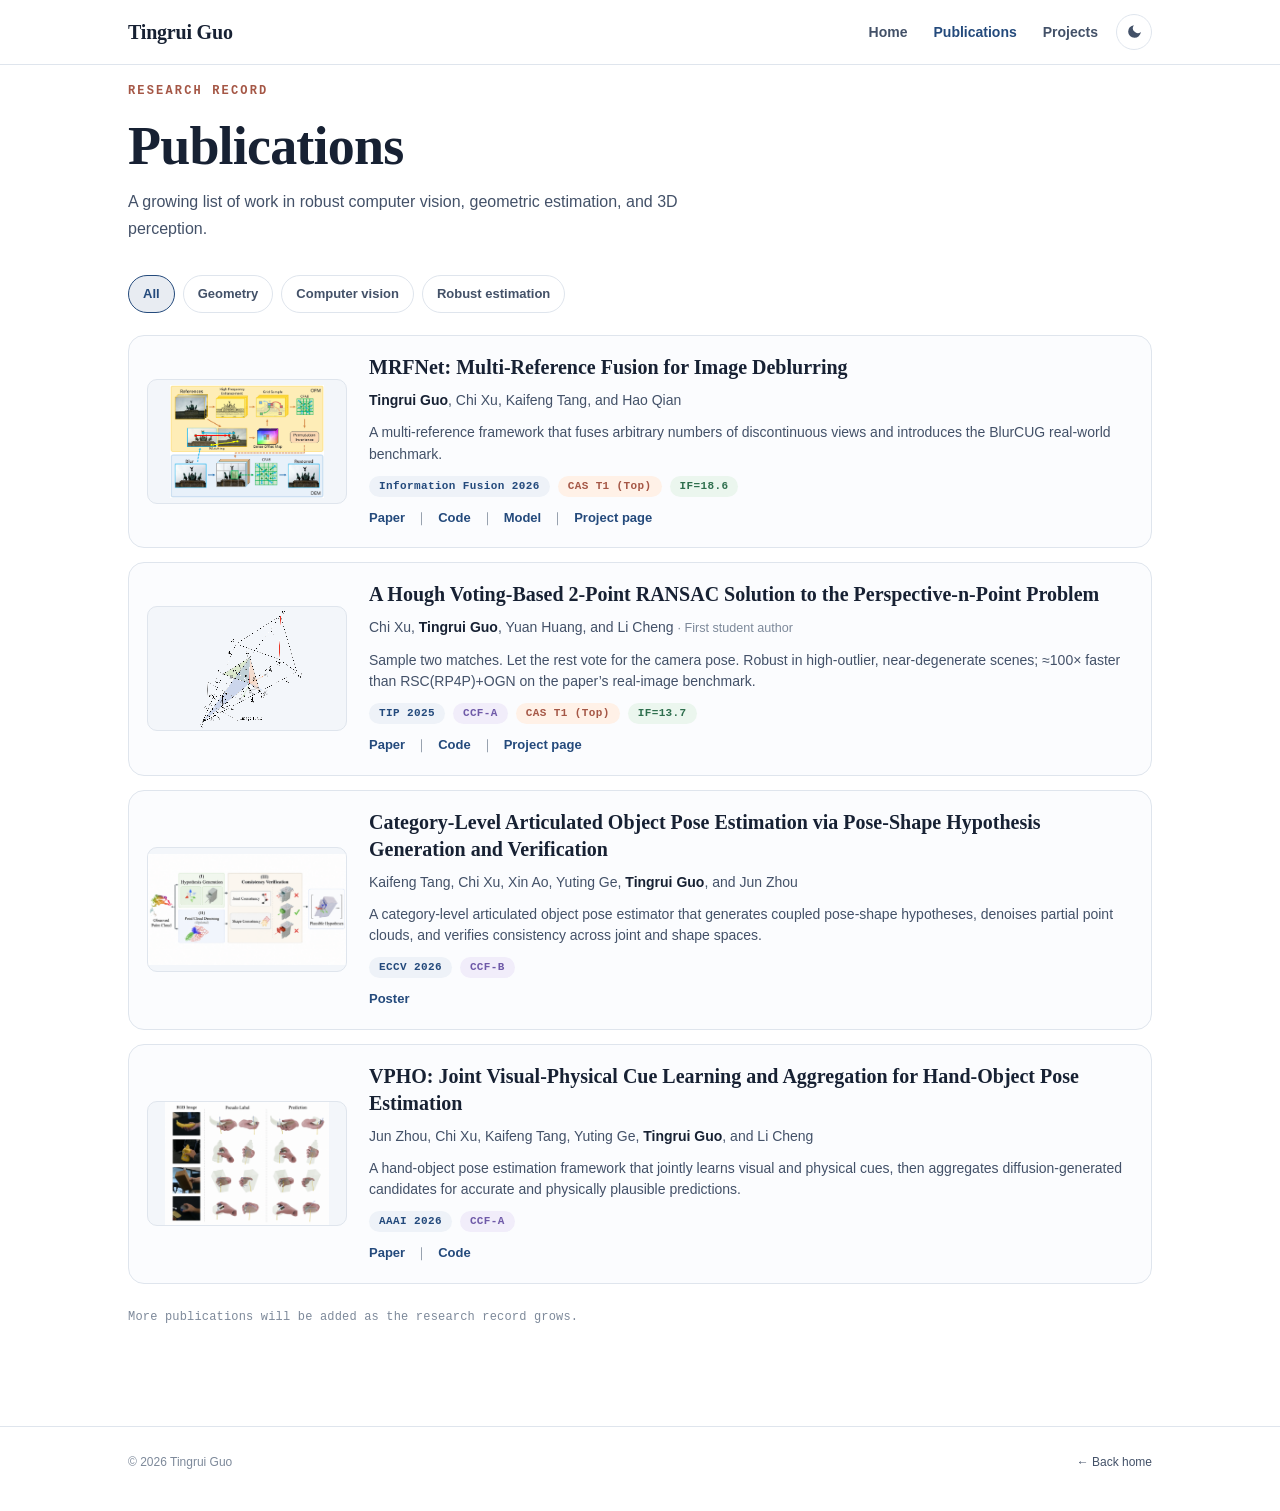
<file: publications.html>
<!doctype html>
<html lang="en">
<head>
  <meta charset="utf-8"><meta name="viewport" content="width=device-width, initial-scale=1">
  <title>Publications — Tingrui Guo</title>
  <meta name="description" content="Publications by Tingrui Guo in robust computer vision and geometric estimation.">
  <meta name="theme-color" content="#ffffff">
  <link rel="icon" href="data:image/svg+xml,%3Csvg xmlns='http://www.w3.org/2000/svg' viewBox='0 0 64 64'%3E%3Crect width='64' height='64' rx='14' fill='%23244a7c'/%3E%3Ctext x='32' y='44' font-family='Georgia,serif' font-size='34' fill='white' text-anchor='middle'%3ET%3C/text%3E%3C/svg%3E">
  <script>(function(){try{var s=localStorage.getItem('tg-theme');document.documentElement.setAttribute('data-theme',s||(matchMedia('(prefers-color-scheme: dark)').matches?'dark':'light'));}catch(e){document.documentElement.setAttribute('data-theme','light');}document.documentElement.classList.add('js');}());</script>
  <link rel="stylesheet" href="assets/css/style.css?v=publication-zoom-3"><script src="assets/js/main.js?v=publication-zoom-3" defer></script>
</head>
<body class="publications-page">
  <a class="skip-link" href="#main">Skip to main content</a>
  <header class="site-nav"><div class="container nav-inner"><a class="brand" href="index.html">Tingrui Guo</a><div class="nav-right">
    <button class="nav-toggle" type="button" aria-label="Open navigation" aria-expanded="false" aria-controls="primary-nav"><svg class="menu-icon" viewBox="0 0 24 24" fill="none" stroke="currentColor" stroke-width="2" stroke-linecap="round"><path d="M4 7h16M4 12h16M4 17h16"/></svg><svg class="close-icon" viewBox="0 0 24 24" fill="none" stroke="currentColor" stroke-width="2" stroke-linecap="round"><path d="m6 6 12 12M18 6 6 18"/></svg></button>
    <nav class="nav-links" id="primary-nav" aria-label="Primary navigation"><a href="index.html">Home</a><a href="publications.html" class="active" aria-current="page">Publications</a><a href="projects.html">Projects</a></nav>
    <button class="theme-toggle" type="button" aria-label="Toggle dark mode"><svg class="i-moon" viewBox="0 0 24 24"><path fill="currentColor" d="M21 12.8A9 9 0 1 1 11.2 3a7 7 0 0 0 9.8 9.8Z"/></svg><svg class="i-sun" viewBox="0 0 24 24" fill="none" stroke="currentColor" stroke-width="2" stroke-linecap="round"><circle cx="12" cy="12" r="4.4"/><path d="M12 2v2.5M12 19.5V22M2 12h2.5M19.5 12H22M4.6 4.6l1.8 1.8M17.6 17.6l1.8 1.8M19.4 4.6l-1.8 1.8M6.4 17.6l-1.8 1.8"/></svg></button>
  </div></div></header>
  <main id="main" class="container"><section class="section reveal"><p class="eyebrow">Research record</p><h1 class="page-title">Publications</h1><p class="page-sub">A growing list of work in robust computer vision, geometric estimation, and 3D perception.</p>
    <div class="filter-bar" data-filters role="group" aria-label="Filter publications by topic"><button class="chip" type="button" data-filter="all" aria-pressed="true">All</button><button class="chip" type="button" data-filter="geometry" aria-pressed="false">Geometry</button><button class="chip" type="button" data-filter="vision" aria-pressed="false">Computer vision</button><button class="chip" type="button" data-filter="robust" aria-pressed="false">Robust estimation</button></div>
    <ol class="pub-list">
      <li class="pub" data-topics="vision robust"><img class="pub-thumb pub-thumb--mrfnet" src="projects/mrfnet/assets/paper/fig2_ofm_dem.jpg" alt="MRFNet Fig. 2: Offset Fusion Module and Deformable Enrichment Module" loading="lazy" width="1651" height="1205"><div><div class="pub-title"><a href="projects/mrfnet/index.html">MRFNet: Multi-Reference Fusion for Image Deblurring</a></div><p class="pub-authors"><strong>Tingrui Guo</strong>, Chi Xu, Kaifeng Tang, and Hao Qian</p><p class="pub-summary">A multi-reference framework that fuses arbitrary numbers of discontinuous views and introduces the BlurCUG real-world benchmark.</p><div class="pub-meta"><span class="pill pill-venue">Information Fusion 2026</span><span class="pill pill-cas">CAS T1 (Top)</span><span class="pill pill-if">IF=18.6</span></div><div class="pub-links"><a href="https://doi.org/10.1016/j.inffus.2026.104169" target="_blank" rel="noopener">Paper</a><a href="https://github.com/RaneWouters/MRFNet" target="_blank" rel="noopener">Code</a><a href="https://huggingface.co/Rane1949/MRFNet" target="_blank" rel="noopener">Model</a><a href="projects/mrfnet/index.html">Project page</a></div></div></li>
      <li class="pub" data-topics="geometry vision robust"><img class="pub-thumb pub-thumb--diagram" src="projects/rpnp_pp/assets/fig/camera-geometry-complete.svg" alt="Camera projection geometry diagram for the Hough voting paper" loading="lazy" width="746" height="748"><div><div class="pub-title"><a href="projects/rpnp_pp/index.html">A Hough Voting-Based 2-Point RANSAC Solution to the Perspective-n-Point Problem</a></div><p class="pub-authors">Chi Xu, <strong>Tingrui Guo</strong>, Yuan Huang, and Li Cheng <span class="author-note">· First student author</span></p><p class="pub-summary">Sample two matches. Let the rest vote for the camera pose. Robust in high-outlier, near-degenerate scenes; ≈100× faster than RSC(RP4P)+OGN on the paper’s real-image benchmark.</p><div class="pub-meta"><span class="pill pill-venue">TIP 2025</span><span class="pill pill-ccf">CCF-A</span><span class="pill pill-cas">CAS T1 (Top)</span><span class="pill pill-if">IF=13.7</span></div><div class="pub-links"><a href="https://doi.org/10.1109/TIP.2025.3622336" target="_blank" rel="noopener">Paper</a><a href="https://github.com/RaneWouters/RPnP_plusplus" target="_blank" rel="noopener">Code</a><a href="projects/rpnp_pp/index.html">Project page</a></div></div></li>
    <li class="pub" data-topics="geometry vision"><img class="pub-thumb pub-thumb--diagram" src="assets/img/eccv26_pose_shape_key_idea.png" alt="Key idea diagram for category-level articulated object pose estimation" loading="lazy" width="1672" height="941"><div><div class="pub-title"><a href="https://eccv.ecva.net/media/PosterPDFs/ECCV%202026/5234.png?t=1788155860.684382" target="_blank" rel="noopener">Category-Level Articulated Object Pose Estimation via Pose-Shape Hypothesis Generation and Verification</a></div><p class="pub-authors">Kaifeng Tang, Chi Xu, Xin Ao, Yuting Ge, <strong>Tingrui Guo</strong>, and Jun Zhou</p><p class="pub-summary">A category-level articulated object pose estimator that generates coupled pose-shape hypotheses, denoises partial point clouds, and verifies consistency across joint and shape spaces.</p><div class="pub-meta"><span class="pill pill-venue">ECCV 2026</span><span class="pill pill-ccf">CCF-B</span></div><div class="pub-links"><a href="https://eccv.ecva.net/media/PosterPDFs/ECCV%202026/5234.png?t=1788155860.684382" target="_blank" rel="noopener">Poster</a></div></div></li>
      <li class="pub" data-topics="vision robust"><img class="pub-thumb pub-thumb--diagram" src="assets/img/vpho_fig8_pseudo_force.png" alt="VPHO Fig. 8: RGB image, pseudo force label, and predicted force" loading="lazy" width="1400" height="1328"><div><div class="pub-title"><a href="https://doi.org/10.1609/aaai.v40i16.38375" target="_blank" rel="noopener">VPHO: Joint Visual-Physical Cue Learning and Aggregation for Hand-Object Pose Estimation</a></div><p class="pub-authors">Jun Zhou, Chi Xu, Kaifeng Tang, Yuting Ge, <strong>Tingrui Guo</strong>, and Li Cheng</p><p class="pub-summary">A hand-object pose estimation framework that jointly learns visual and physical cues, then aggregates diffusion-generated candidates for accurate and physically plausible predictions.</p><div class="pub-meta"><span class="pill pill-venue">AAAI 2026</span><span class="pill pill-ccf">CCF-A</span></div><div class="pub-links"><a href="https://doi.org/10.1609/aaai.v40i16.38375" target="_blank" rel="noopener">Paper</a><a href="https://github.com/zhoujun-7/VPHO" target="_blank" rel="noopener">Code</a></div></div></li>
    </ol>
    <p class="mono-note" style="margin-top:24px">More publications will be added as the research record grows.</p>
  </section></main>
  <footer class="site-footer"><div class="container footer-inner"><span>© <span data-year>2026</span> Tingrui Guo</span><a href="index.html">← Back home</a></div></footer>
</body>
</html>
</file>
<file: assets/css/style.css>
/* Tingrui Guo — shared site system
   Plain CSS by design: no font or framework requests, fast on GitHub Pages. */

:root {
  color-scheme: light dark;
  --bg: #ffffff;
  --surface: #fbfcfe;
  --surface-raised: #ffffff;
  --soft: #f2f5f8;
  --ink: #172133;
  --secondary: #435168;
  --muted: #7d899a;
  --line: #dfe5ed;
  --accent: #244a7c;
  --accent-strong: #17385f;
  --accent-soft: rgba(36, 74, 124, 0.10);
  --warm: #a55746;
  --warm-strong: #873f32;
  --warm-soft: rgba(165, 87, 70, 0.10);
  --gold: #956c16;
  --gold-soft: rgba(149, 108, 22, 0.11);
  --nav-bg: rgba(255, 255, 255, 0.88);
  --shadow-sm: 0 1px 2px rgba(23, 33, 51, 0.05);
  --shadow-md: 0 14px 35px rgba(23, 33, 51, 0.10);
  --radius: 16px;
  --radius-sm: 10px;
  --maxw: 1120px;
  --sans: -apple-system, BlinkMacSystemFont, "Segoe UI", "PingFang SC",
    "Hiragino Sans GB", "Microsoft YaHei", Roboto, Helvetica, Arial, sans-serif;
  --serif: "Iowan Old Style", "Palatino Linotype", Palatino, Georgia,
    "Times New Roman", "Songti SC", "STSong", SimSun, serif;
  --mono: ui-monospace, SFMono-Regular, Menlo, Consolas, "Liberation Mono", monospace;
}

[data-theme="dark"] {
  --bg: #111722;
  --surface: #182130;
  --surface-raised: #1d2939;
  --soft: #222f40;
  --ink: #edf2f8;
  --secondary: #c5d0df;
  --muted: #94a1b3;
  --line: #344255;
  --accent: #8db3e4;
  --accent-strong: #b0cdf0;
  --accent-soft: rgba(141, 179, 228, 0.15);
  --warm: #e49b86;
  --warm-strong: #f0b4a2;
  --warm-soft: rgba(228, 155, 134, 0.15);
  --gold: #e5bd63;
  --gold-soft: rgba(229, 189, 99, 0.16);
  --nav-bg: rgba(17, 23, 34, 0.88);
  --shadow-sm: 0 1px 2px rgba(0, 0, 0, 0.35);
  --shadow-md: 0 14px 35px rgba(0, 0, 0, 0.34);
}

@media (prefers-color-scheme: dark) {
  :root:not([data-theme="light"]):not([data-theme="dark"]) {
    --bg: #111722; --surface: #182130; --surface-raised: #1d2939; --soft: #222f40;
    --ink: #edf2f8; --secondary: #c5d0df; --muted: #94a1b3; --line: #344255;
    --accent: #8db3e4; --accent-strong: #b0cdf0; --accent-soft: rgba(141,179,228,.15);
    --warm: #e49b86; --warm-strong: #f0b4a2; --warm-soft: rgba(228,155,134,.15);
    --gold: #e5bd63; --gold-soft: rgba(229,189,99,.16); --nav-bg: rgba(17,23,34,.88);
  }
}

*, *::before, *::after { box-sizing: border-box; }
html { -webkit-text-size-adjust: 100%; scroll-behavior: smooth; }
body {
  margin: 0; background: var(--bg); color: var(--ink);
  font: 16px/1.72 var(--sans); -webkit-font-smoothing: antialiased; text-rendering: optimizeLegibility;
}
img, video { display: block; max-width: 100%; height: auto; }
h1, h2, h3, h4 { margin: 0 0 .55em; color: var(--ink); font-family: var(--serif); font-weight: 700; line-height: 1.18; letter-spacing: -.015em; }
p { margin: 0 0 1em; }
a { color: var(--accent); text-decoration: none; transition: color .18s ease; }
a:hover { color: var(--accent-strong); }
button, input, select { font: inherit; }
::selection { background: var(--accent-soft); }
:focus-visible { outline: 2px solid var(--accent); outline-offset: 3px; border-radius: 5px; }

.container { width: min(100%, var(--maxw)); margin-inline: auto; padding-inline: clamp(20px, 4vw, 48px); }
.skip-link { position: absolute; left: -999px; top: 8px; z-index: 100; padding: 8px 14px; border-radius: 8px; background: var(--ink); color: var(--bg); }
.skip-link:focus { left: 8px; }
.mono-note { color: var(--muted); font: 500 12px/1.55 var(--mono); letter-spacing: .015em; }

/* Shared navigation */
.site-nav { position: sticky; top: 0; z-index: 50; border-bottom: 1px solid var(--line); background: var(--nav-bg); -webkit-backdrop-filter: saturate(160%) blur(14px); backdrop-filter: saturate(160%) blur(14px); }
.nav-inner { display: flex; align-items: center; justify-content: space-between; gap: 18px; min-height: 64px; }
.brand { color: var(--ink); font: 700 20px/1 var(--serif); letter-spacing: -.01em; white-space: nowrap; }
.brand:hover { color: var(--accent); }
.nav-right { display: flex; align-items: center; gap: 7px; min-width: 0; }
.nav-links { display: flex; align-items: center; gap: 4px; }
.nav-links a { padding: 7px 11px; border-radius: 8px; color: var(--secondary); font-size: 14px; font-weight: 600; white-space: nowrap; }
.nav-links a:hover { color: var(--ink); background: var(--soft); }
.nav-links a.active { color: var(--accent); }
.nav-toggle, .theme-toggle { display: grid; place-items: center; flex: 0 0 auto; width: 36px; height: 36px; border: 1px solid var(--line); border-radius: 50%; background: var(--surface-raised); color: var(--secondary); cursor: pointer; transition: transform .18s ease, color .18s ease, border-color .18s ease, background .18s ease; }
.nav-toggle { display: none; border-radius: 9px; }
.nav-toggle:hover, .theme-toggle:hover { color: var(--accent); border-color: var(--accent); }
.theme-toggle:hover { transform: rotate(12deg); }
.nav-toggle svg, .theme-toggle svg { width: 17px; height: 17px; }
.nav-toggle .close-icon, .theme-toggle .i-sun { display: none; }
.nav-toggle.is-open .menu-icon { display: none; }
.nav-toggle.is-open .close-icon { display: block; }
[data-theme="dark"] .theme-toggle .i-moon { display: none; }
[data-theme="dark"] .theme-toggle .i-sun { display: block; }

/* Buttons and labels */
.btn { display: inline-flex; align-items: center; justify-content: center; gap: 8px; min-height: 40px; padding: 9px 16px; border: 1px solid var(--line); border-radius: var(--radius-sm); background: var(--surface-raised); color: var(--ink); box-shadow: var(--shadow-sm); font-size: 14px; font-weight: 650; cursor: pointer; transition: transform .18s ease, box-shadow .18s ease, color .18s ease, background .18s ease; }
.btn:hover { color: var(--ink); transform: translateY(-2px); box-shadow: var(--shadow-md); }
.btn-primary { border-color: var(--accent); background: var(--accent); color: #fff; }
.btn-primary:hover { border-color: var(--accent-strong); background: var(--accent-strong); color: #fff; }
.text-link { font-weight: 700; }
.pill { display: inline-block; padding: 4px 10px; border-radius: 999px; background: var(--accent-soft); color: var(--accent); font: 650 11px/1.2 var(--mono); letter-spacing: .035em; white-space: nowrap; }
.pill-warm { background: var(--warm-soft); color: var(--warm); }
.pill-venue { background: #eef2f8; color: #244a7c; }
.pill-ccf { background: #f1edfa; color: #6f5aa8; }
.pill-cas { background: #fff1e7; color: #a55746; }
.pill-if { background: #ebf6ee; color: #2f6f4e; }
.pill-report { background: #eef0f3; color: #5e6977; }
.pill-line { border: 1px solid var(--line); background: transparent; color: var(--secondary); }
[data-theme="dark"] .pill-venue { background: rgba(141, 179, 228, .18); color: #b8d2f2; }
[data-theme="dark"] .pill-ccf { background: rgba(157, 125, 213, .2); color: #d0c0f2; }
[data-theme="dark"] .pill-cas { background: rgba(228, 155, 134, .18); color: #f0b7a4; }
[data-theme="dark"] .pill-if { background: rgba(103, 175, 126, .18); color: #b6dfbf; }
[data-theme="dark"] .pill-report { background: rgba(148, 161, 179, .18); color: #cbd2dc; }
@media (prefers-color-scheme: dark) {
  :root:not([data-theme="light"]):not([data-theme="dark"]) .pill-venue { background: rgba(141, 179, 228, .18); color: #b8d2f2; }
  :root:not([data-theme="light"]):not([data-theme="dark"]) .pill-ccf { background: rgba(157, 125, 213, .2); color: #d0c0f2; }
  :root:not([data-theme="light"]):not([data-theme="dark"]) .pill-cas { background: rgba(228, 155, 134, .18); color: #f0b7a4; }
  :root:not([data-theme="light"]):not([data-theme="dark"]) .pill-if { background: rgba(103, 175, 126, .18); color: #b6dfbf; }
  :root:not([data-theme="light"]):not([data-theme="dark"]) .pill-report { background: rgba(148, 161, 179, .18); color: #cbd2dc; }
}

/* Homepage */
.hero { display: grid; grid-template-columns: minmax(0, 1fr) 250px; align-items: center; gap: clamp(34px, 7vw, 96px); padding-block: clamp(64px, 9vw, 112px) 70px; }
.hero-copy { min-width: 0; max-width: 720px; }
.hero-inline-aside { display: none; }
.eyebrow { margin-bottom: 18px; color: var(--warm); font: 700 12px/1 var(--mono); letter-spacing: .18em; text-transform: uppercase; }
.hero h1 { margin-bottom: 15px; font-size: clamp(32px, 3.8vw, 40px); letter-spacing: -.045em; }
.name-cn { display: inline-block; margin-left: 8px; color: var(--muted); font: 500 .54em/1 var(--sans); letter-spacing: .04em; vertical-align: middle; }
.hero-affiliation { margin: -3px 0 16px; color: var(--muted); font: 600 12px/1.6 var(--mono); letter-spacing: .02em; }
.hero-lede { max-width: 61ch; margin-bottom: 14px; color: var(--secondary); font: inherit; line-height: 1.6; text-align: justify; }
.hero-bio { max-width: 61ch; color: var(--secondary); font-size: 16px; text-align: justify; }
.hero-research { display: grid; gap: 8px; max-width: 70ch; margin: 13px 0 0; padding-left: 1.3em; color: var(--secondary); font-size: 15px; line-height: 1.55; }
.hero-research li { padding-left: 4px; text-align: justify; }
.hero-research strong { color: var(--accent); }
.hero-note { margin-top: 16px; color: var(--secondary); font-size: 15px; text-align: justify; }
.social { display: flex; gap: 9px; margin-top: 22px; }
.social a { display: grid; place-items: center; width: 36px; height: 36px; border: 1px solid var(--line); border-radius: 50%; background: var(--surface-raised); color: var(--secondary); }
.social a:hover { border-color: var(--accent); background: var(--accent); color: #fff; transform: translateY(-2px); }
.social svg { width: 16px; height: 16px; fill: currentColor; }
.hero-aside { justify-self: end; width: min(100%, 250px); }
.avatar-wrap { position: relative; margin: 0; }
.avatar { width: 100%; aspect-ratio: 1145 / 1374; object-fit: cover; border: 1px solid var(--line); border-radius: 28px; background: var(--soft); box-shadow: 0 16px 32px rgba(17, 36, 65, .16); }

.section { padding-block: 20px; }
.section[id] { scroll-margin-top: 84px; }
.section-head { display: flex; align-items: center; gap: 13px; margin-bottom: 16px; }
.section-head .num { color: var(--warm); font: 700 11px/1 var(--mono); letter-spacing: .14em; }
.section-head h2 { margin: 0; font-size: clamp(23px, 3vw, 31px); white-space: nowrap; }
.section-head .rule { flex: 1; height: 1px; background: var(--line); }
.topic-grid { display: grid; grid-template-columns: repeat(3, 1fr); gap: 16px; }
.topic-card { padding: 18px; border: 1px solid var(--line); border-radius: var(--radius); background: var(--surface); transition: transform .2s ease, box-shadow .2s ease, border-color .2s ease; }
.topic-card:hover { border-color: var(--accent); transform: translateY(-3px); box-shadow: var(--shadow-md); }
.topic-index { color: var(--accent); font: 700 12px/1 var(--mono); }
.topic-card h3 { margin: 14px 0 6px; font-size: 20px; }
.topic-card p { margin: 0; color: var(--muted); font-size: 14px; line-height: 1.65; text-align: justify; }

.news-list { list-style: none; margin: 0; padding: 0; }
.news-list li { display: grid; grid-template-columns: 86px minmax(0, 1fr); gap: 14px; padding: 11px 0; }
.news-list li + li { border-top: 1px dashed var(--line); }
.news-time { align-self: start; padding: 3px 8px; border-radius: 999px; background: var(--warm-soft); color: var(--warm); font: 650 11px/1.4 var(--mono); text-align: center; }
.news-list .txt { color: var(--secondary); font-size: 15px; }
.news-list .is-clipped { display: none; }
.link-btn { padding: 7px 0; border: 0; background: transparent; color: var(--accent); font-size: 14px; font-weight: 700; cursor: pointer; }
.link-btn:hover { text-decoration: underline; text-underline-offset: 4px; }

.pub-list { list-style: none; margin: 0; padding: 0; }
.pub { display: grid; grid-template-columns: 200px minmax(0, 1fr); gap: 22px; padding: 18px; border: 1px solid var(--line); border-radius: var(--radius); background: var(--surface); transition: transform .2s ease, box-shadow .2s ease; }
.pub:hover { transform: translateY(-2px); box-shadow: var(--shadow-md); }
.pub + .pub { margin-top: 14px; }
.pub-thumb { align-self: center; width: 100%; aspect-ratio: 16 / 10; object-fit: cover; border: 1px solid #dfe5ed; border-radius: var(--radius-sm); background: #f3f6fa; }
.pub-thumb--mrfnet { object-fit: contain; padding: 5px; }
.pub-thumb--diagram { object-fit: contain; padding: 0; }
/* Hover-zoom "spotlight": the overlay dims the page while the enlarged
   thumbnail sits above it (z-index 100 > 80) so the figure stays bright.
   Note: .pub must NOT create a stacking context. A transform or z-index here
   would trap the thumbnail's z-index inside the card, dropping it below the
   overlay and dimming the image along with the page — so the card lift uses
   `top` (with position: relative) instead of `transform: translateY`. */
.selected-publications .pub,
.publications-page .pub { position: relative; overflow: visible; transition: top .2s ease, box-shadow .2s ease; }
.selected-publications .pub { column-gap: 40px; }
.selected-publications .pub:hover,
.publications-page .pub:hover { transform: none; top: -2px; }
.selected-publications .pub-thumb,
.publications-page .pub-thumb { position: relative; z-index: 0; transform-origin: 30% 50%; transition: transform .22s ease, box-shadow .22s ease, background-color .22s ease, z-index 0s linear .22s; }
@media (hover: hover) and (pointer: fine) {
  body::before { content: ""; position: fixed; inset: 0; z-index: 80; pointer-events: none; background: rgba(13, 24, 42, .46); opacity: 0; transition: opacity .22s ease; }
  body:has(.selected-publications .pub-thumb:hover)::before,
  body.image-zoom-active::before { opacity: 1; }
  .selected-publications .pub-thumb:hover { z-index: 100; transform: scale(3); background-color: #f3f6fa; box-shadow: 0 24px 48px rgba(0, 0, 0, .45); transition-delay: 0s; }
  body.image-zoom-active .selected-publications .pub-thumb:hover,
  body.image-zoom-active .publications-page .pub-thumb:hover { z-index: 0; transform: none; box-shadow: none; }
  .pub-thumb-zoom { position: fixed; z-index: 100; max-width: none !important; aspect-ratio: auto; pointer-events: none; object-fit: contain; background: #f3f6fa; box-shadow: 0 24px 48px rgba(0, 0, 0, .45); opacity: 0; transition: left .24s cubic-bezier(.22, 1, .36, 1), top .24s cubic-bezier(.22, 1, .36, 1), width .24s cubic-bezier(.22, 1, .36, 1), height .24s cubic-bezier(.22, 1, .36, 1), opacity .18s ease, box-shadow .24s ease; }
  .pub-thumb-zoom { border-radius: var(--radius-sm); }
  .pub-thumb-zoom.is-visible { opacity: 1; }
  .pub-thumb-zoom.is-closing { opacity: 0; box-shadow: 0 0 0 rgba(0, 0, 0, 0); }
}
.pub-title { margin-bottom: 7px; font: 700 20px/1.35 var(--serif); }
.pub-title a { color: inherit; }
.pub-title a:hover { color: var(--accent); }
.pub-authors { margin-bottom: 10px; color: var(--secondary); font-size: 14px; }
.pub-authors strong { color: var(--ink); }
.author-note { color: var(--muted); font-size: .9em; white-space: nowrap; }
.pub-summary { margin: 0 0 10px; color: var(--secondary); font-size: 14px; line-height: 1.55; }
.pub-meta, .pub-links, .filter-bar, .skill-tags { display: flex; flex-wrap: wrap; align-items: center; gap: 8px; }
.pub-meta { margin-bottom: 10px; }
.pub-note { color: var(--gold); font-size: 13px; font-weight: 700; }
.pub-links { gap: 7px 0; font-size: 13px; font-weight: 700; }
.pub-links a + a::before { content: "｜"; display: inline-block; margin: 0 10px; color: var(--muted); font-weight: 400; }
.year-head { margin: 34px 0 14px; color: var(--muted); font: 700 16px/1 var(--mono); letter-spacing: .08em; }
.filter-bar { margin-bottom: 22px; }
.chip { padding: 7px 14px; border: 1px solid var(--line); border-radius: 999px; background: var(--surface-raised); color: var(--secondary); font-size: 13px; font-weight: 650; cursor: pointer; }
.chip:hover, .chip[aria-pressed="true"] { border-color: var(--accent); color: var(--accent); }
.chip[aria-pressed="true"] { background: var(--accent-soft); }

.proj-grid { display: grid; grid-template-columns: repeat(auto-fit, minmax(280px, 1fr)); gap: 18px; }
.proj-card { display: flex; flex-direction: column; overflow: hidden; border: 1px solid var(--line); border-radius: var(--radius); background: var(--surface); transition: transform .2s ease, box-shadow .2s ease; }
.proj-card:hover { transform: translateY(-3px); box-shadow: var(--shadow-md); }
.proj-cover { width: 100%; aspect-ratio: 16 / 9; object-fit: cover; border-bottom: 1px solid var(--line); background: #fff; }
.proj-cover--diagram { object-fit: contain; padding: 18px; }
.proj-body { display: flex; flex: 1; flex-direction: column; gap: 10px; padding: 20px; }
.proj-tags { display: flex; flex-wrap: wrap; gap: 7px; }
.proj-body h3 { margin: 0; font-size: 21px; }
.proj-body h3 a { color: inherit; }
.proj-body p { flex: 1; margin: 0; color: var(--muted); font-size: 14px; }
.proj-links { display: flex; flex-wrap: wrap; gap: 14px; font-size: 13px; font-weight: 700; }

.page-title { margin-bottom: 9px; font-size: clamp(36px, 6vw, 54px); }
.page-sub { max-width: 68ch; margin-bottom: 32px; color: var(--secondary); }
.back-link { display: inline-block; margin-bottom: 18px; color: var(--muted); font: 650 12px/1 var(--mono); letter-spacing: .1em; text-transform: uppercase; }
.back-link:hover { color: var(--accent); }
.prose { max-width: 74ch; }
.prose h2 { margin-top: 1.7em; font-size: 25px; }
.prose h3 { margin-top: 1.35em; font-size: 19px; }
.prose ul, .prose ol { padding-left: 1.35em; }
.figure { margin: 26px 0; }
.figure img { width: 100%; border: 1px solid var(--line); border-radius: var(--radius); background: var(--surface); }
.figure figcaption { margin-top: 10px; color: var(--muted); font-size: 13px; text-align: center; }
.table-wrap { margin: 18px 0; overflow-x: auto; }
table.results { width: 100%; min-width: 520px; border-collapse: collapse; font-size: 14px; }
table.results th, table.results td { padding: 9px 12px; border-bottom: 1px solid var(--line); text-align: left; }
table.results th { color: var(--muted); font: 650 11px/1.4 var(--mono); letter-spacing: .06em; text-transform: uppercase; }
table.results tr.row-best td { background: var(--accent-soft); font-weight: 700; }
pre.code { margin: 12px 0; overflow-x: auto; padding: 16px 18px; border: 1px solid var(--line); border-radius: var(--radius-sm); background: var(--soft); color: var(--ink); font: 12px/1.65 var(--mono); white-space: pre; }
.copy-btn { border: 1px solid var(--line); border-radius: 8px; background: var(--surface-raised); color: var(--secondary); padding: 7px 12px; cursor: pointer; font-size: 12px; font-weight: 700; }
.copy-btn:hover { border-color: var(--accent); color: var(--accent); }

.timeline { position: relative; list-style: none; margin: 0; padding: 0 0 0 25px; }
.timeline::before { content: ""; position: absolute; left: 5px; top: 8px; bottom: 8px; width: 2px; background: var(--accent-soft); }
.timeline li { position: relative; padding-bottom: 24px; }
.timeline li::before { content: ""; position: absolute; left: -26px; top: 8px; width: 12px; height: 12px; border: 2px solid var(--accent); border-radius: 50%; background: var(--bg); }
.tl-time { color: var(--accent); font: 650 12px/1.5 var(--mono); }
.tl-title { font-weight: 700; }
.tl-desc { color: var(--muted); font-size: 14px; }
.award-list { list-style: none; margin: 0; padding: 0; }
.award-list li { display: flex; gap: 12px; padding: 8px 0; border-bottom: 1px dashed var(--line); }
.award-list .when { flex: 0 0 auto; color: var(--gold); font: 650 12px/1.5 var(--mono); }

.site-footer { margin-top: 68px; border-top: 1px solid var(--line); padding: 25px 0 38px; }
.footer-inner { display: flex; flex-wrap: wrap; align-items: center; justify-content: space-between; gap: 8px 22px; color: var(--muted); font-size: 12px; }
.footer-inner a { color: var(--secondary); }

@media (prefers-reduced-motion: no-preference) {
  html.js .reveal { opacity: 0; transform: translateY(14px); }
  html.js .reveal.is-in { opacity: 1; transform: none; transition: opacity .5s ease, transform .5s ease; }
}
@media (prefers-reduced-motion: reduce) {
  .selected-publications .pub-thumb,
  .selected-publications .pub-thumb:hover,
  .publications-page .pub-thumb,
  .publications-page .pub-thumb:hover { transform: none; box-shadow: none; transition: none; background-color: #f3f6fa; }
  body::before { display: none; }
}

@media (min-width: 821px) {
  .hero { padding-block: 42px 22px; }
}

@media (min-width: 821px) and (max-height: 820px) {
  .hero { padding-block: 24px 14px; }
  .hero h1 { margin-bottom: 10px; }
  .hero-affiliation { margin-bottom: 10px; line-height: 1.4; }
  .hero-lede { margin-bottom: 8px; line-height: 1.45; }
  .hero-bio { line-height: 1.45; }
  .hero-research { gap: 4px; margin-top: 8px; font-size: 14px; line-height: 1.4; }
  .hero-note { margin-top: 10px; font-size: 14px; line-height: 1.35; }
  .social { margin-top: 14px; }
  .section { padding-block: 12px; }
  .section-head { margin-bottom: 10px; }
  .topic-card { padding: 14px; }
  .topic-card h3 { margin: 10px 0 4px; font-size: 18px; }
  .topic-card p { font-size: 13px; line-height: 1.45; }
}

@media (max-width: 820px) {
  .hero { grid-template-columns: 1fr 180px; gap: 28px; }
  .hero-aside { width: 180px; }
  .topic-grid { grid-template-columns: 1fr; }
  .topic-card { display: grid; grid-template-columns: 48px minmax(0, 1fr); column-gap: 12px; }
  .topic-card h3 { margin: 0 0 5px; }
  .topic-card p { grid-column: 2; }
  .topic-index { grid-row: 1 / span 2; }
}
@media (max-width: 680px) {
  body { font-size: 15px; }
  .nav-inner { min-height: 58px; }
  .brand { font-size: 18px; }
  .nav-toggle { display: grid; }
  .nav-links { position: absolute; top: calc(100% + 1px); right: 14px; left: 14px; display: none; flex-direction: column; align-items: stretch; gap: 3px; padding: 9px; border: 1px solid var(--line); border-radius: 12px; background: var(--surface-raised); box-shadow: var(--shadow-md); }
  .nav-links.is-open { display: flex; }
  .nav-links a { padding: 10px 12px; }
  .hero { grid-template-columns: 1fr; padding-block: 52px 48px; }
  .hero-aside { display: none; }
  .hero-inline-aside { display: block; width: 154px; margin: 18px 0 28px; }
  .hero h1 { font-size: clamp(30px, 8.8vw, 36px); }
  .name-cn { font-size: .6em; }
  .hero-lede { font-size: inherit; }
  .section { padding-block: 28px; }
  .pub { grid-template-columns: 1fr; gap: 15px; }
  .pub-thumb { max-height: 240px; }
  .selected-publications .pub-thumb,
  .publications-page .pub-thumb { transform-origin: 30% 50%; transition: transform .18s ease, box-shadow .18s ease, background-color .18s ease, z-index 0s linear .18s; }
  @media (hover: hover) and (pointer: fine) {
    .selected-publications .pub-thumb:hover { transform: scale(3); background-color: #f3f6fa; box-shadow: 0 24px 48px rgba(0, 0, 0, .45); }
  }
  .news-list li { grid-template-columns: 72px minmax(0, 1fr); gap: 10px; }
  .footer-inner { align-items: flex-start; flex-direction: column; }
}
@media print {
  :root { --bg: #fff; --surface: #fff; --surface-raised: #fff; --ink: #000; --secondary: #222; --muted: #555; --line: #bbb; --accent: #000; }
  .site-nav, .site-footer, .no-print, .filter-bar { display: none !important; }
  body { font-size: 12px; }
  .section { padding-block: 12px; }
  a { color: #000; text-decoration: underline; }
}
</file>
<file: assets/css/paper.css>
/* Shared paper-page layer. It inherits the site's color tokens and theme. */
.paper-container { width: min(100%, 1120px); margin-inline: auto; padding: clamp(42px, 7vw, 78px) clamp(20px, 4vw, 48px) 0; }
.paper-article { max-width: 1040px; margin-inline: auto; }
.paper-kicker { display: inline-block; margin: 4px 0 20px; padding: 6px 13px; border: 1px solid var(--warm-soft); border-radius: 999px; background: var(--warm-soft); color: var(--warm); font: 700 11px/1.35 var(--mono); letter-spacing: .13em; text-transform: uppercase; }
.paper-title { max-width: 980px; margin-bottom: 20px; font-size: clamp(35px, 5.5vw, 66px); line-height: 1.08; letter-spacing: -.04em; }
.paper-authors { margin-bottom: 7px; color: var(--ink); font-size: clamp(16px, 2vw, 19px); }
.paper-authors strong { color: var(--accent); }
.paper-affils { margin-bottom: 26px; color: var(--muted); font-size: 13px; line-height: 1.55; }
.paper-actions { display: flex; flex-wrap: wrap; gap: 10px; margin-bottom: 54px; }
.paper-teaser { margin: 0 0 66px; }
.paper-teaser img { width: 100%; max-height: 620px; object-fit: cover; border: 1px solid var(--line); border-radius: var(--radius); background: var(--surface); }
.paper-teaser figcaption, .paper-figure figcaption { margin-top: 10px; color: var(--muted); font-size: 13px; line-height: 1.55; text-align: center; }
.paper-section { padding: 0 0 58px; }
.paper-section h2 { display: flex; align-items: baseline; gap: 12px; margin-bottom: 18px; font-size: clamp(25px, 3vw, 33px); }
.paper-section h2::before { content: "§"; color: var(--warm); font: 700 .72em/1 var(--mono); }
.paper-section > p { max-width: 78ch; color: var(--secondary); font: 400 clamp(16px, 1.6vw, 19px)/1.78 var(--serif); }
.paper-figure { margin: 24px 0 0; }
.paper-figure img { width: 100%; border: 1px solid var(--line); border-radius: var(--radius-sm); background: var(--surface); }
.paper-copy-row { display: flex; flex-wrap: wrap; align-items: center; gap: 10px; margin-bottom: 10px; }
.paper-page .table-wrap { margin: 18px 0; overflow-x: auto; }
.paper-page .results { width: 100%; min-width: 560px; border-collapse: collapse; font-size: 14px; }
.paper-page .results th, .paper-page .results td { padding: 10px 13px; border-bottom: 1px solid var(--line); text-align: left; }
.paper-page .results th { color: var(--muted); font: 700 11px/1.4 var(--mono); letter-spacing: .06em; text-transform: uppercase; }
.paper-page .results .row-best td { background: var(--accent-soft); font-weight: 700; }
.paper-page .code { margin-top: 12px; }
@media (max-width: 680px) {
  .paper-container { padding-top: 42px; }
  .paper-title { font-size: clamp(34px, 10.5vw, 48px); line-height: 1.08; }
  .paper-actions { margin-bottom: 40px; }
  .paper-actions .btn { flex: 1 1 140px; }
  .paper-teaser { margin-bottom: 48px; }
  .paper-section { padding-bottom: 42px; }
  .paper-section > p { font-size: 17px; line-height: 1.7; }
}

/* Canonical RPnP++ shell aliases for new paper pages. */
.paper-page { background: var(--bg); color: var(--ink); }
.paper-page .container { width: min(100%, var(--maxw)); max-width: none; margin-inline: auto; padding-inline: clamp(20px, 4vw, 48px); }
.paper-page header.hero { display: block; padding: clamp(54px, 8vw, 88px) 0 40px; text-align: center; }
.paper-page .back-link { display: inline-block; margin-bottom: 18px; color: var(--muted); font: 650 12px/1 var(--mono); letter-spacing: .1em; text-transform: uppercase; }
.paper-page .hero .venue { display: inline-block; margin-bottom: 22px; padding: 4px 14px; border: 1px solid rgba(165,87,70,.28); border-radius: 999px; background: var(--warm-soft); color: var(--warm); font: 600 13px/1.35 var(--sans); letter-spacing: .14em; text-transform: uppercase; }
.paper-page h1.title { max-width: 980px; margin: 0 auto 20px; color: var(--ink); font: 700 clamp(30px, 4.6vw, 48px)/1.16 var(--serif); letter-spacing: -.045em; }
.paper-page .authors { margin-bottom: 7px; color: var(--ink); font-size: 17px; }
.paper-page .authors sup { color: var(--warm); font: 700 .7em/1 var(--mono); vertical-align: super; }
.paper-page .affils { max-width: 1000px; margin: 0 auto 26px; color: var(--muted); font-size: 13.5px; line-height: 1.55; }
.paper-page .linkrow { display: flex; flex-wrap: wrap; justify-content: center; gap: 10px; }
.paper-page .btn { display: inline-flex; align-items: center; justify-content: center; gap: 8px; min-height: 40px; padding: 9px 16px; border: 1px solid var(--line); border-radius: var(--radius-sm); background: var(--surface-raised); color: var(--ink); box-shadow: var(--shadow-sm); font-size: 14px; font-weight: 650; }
.paper-page .btn:hover { border-color: var(--accent); color: var(--ink); transform: translateY(-2px); box-shadow: var(--shadow-md); }
.paper-page .btn.primary { border-color: var(--accent); background: var(--accent); color: #fff; }
.paper-page .btn.primary:hover { border-color: var(--accent-strong); background: var(--accent-strong); color: #fff; }
.paper-page section { padding: 56px 0 8px; scroll-margin-top: 78px; }
.paper-page h2.sec { display: flex; align-items: baseline; gap: 12px; margin: 0 0 18px; color: var(--ink); font: 700 clamp(25px, 3vw, 33px)/1.18 var(--serif); }
.paper-page h2.sec .no { color: var(--warm); font: 700 .72em/1 var(--mono); }
.paper-page .abstract { max-width: 78ch; color: var(--secondary); font: 400 clamp(16px, 1.6vw, 19px)/1.78 var(--serif); }
.paper-page .highlights { display: grid; grid-template-columns: repeat(auto-fit, minmax(210px, 1fr)); gap: 14px; margin-top: 30px; }
.paper-page .hl, .paper-page .demo-card, .paper-page .paperfig { border: 1px solid var(--line); border-radius: var(--radius); background: var(--surface-raised); box-shadow: var(--shadow-sm); }
.paper-page .hl { padding: 18px; }
.paper-page .hl .num { color: var(--warm); font: 700 30px/1.1 var(--serif); }
.paper-page .hl .lbl { margin-top: 4px; color: var(--muted); font-size: 13px; line-height: 1.45; }
.paper-page .demo-card { overflow: hidden; margin: 20px 0 10px; }
.paper-page .paperfig { margin: 18px 0 4px; padding: 14px; }
.paper-page .paperfig img { display: block; width: 100%; height: auto; border-radius: var(--radius-sm); background: #fff; }
.paper-page .figcap { max-width: 100%; margin: 12px 4px 0; color: var(--muted); font-size: 13.5px; line-height: 1.6; }
.paper-page .figcap b { color: var(--ink); }
.paper-page .controls { display: flex; flex-wrap: wrap; align-items: center; gap: 14px 22px; padding: 14px 18px; border-top: 1px solid var(--line); background: var(--surface); }
.paper-page .ctrl { display: flex; align-items: center; gap: 10px; min-width: 0; color: var(--muted); font-size: 13px; }
.paper-page .ctrl label { white-space: nowrap; font-size: 12px; font-weight: 650; letter-spacing: .04em; text-transform: uppercase; }
.paper-page .ctrl input[type="range"] { width: 150px; accent-color: var(--accent); }
.paper-page .chip-btn { padding: 6px 14px; border: 1px solid var(--line); border-radius: 7px; background: var(--surface-raised); color: var(--ink); font-size: 12.5px; font-weight: 600; cursor: pointer; }
.paper-page .chip-btn:hover, .paper-page .chip-btn.active { border-color: var(--accent); }
.paper-page .chip-btn.active { background: var(--accent); color: #fff; }
.paper-page .readout { display: inline-block; padding: 3px 9px; border-radius: 6px; background: var(--accent-soft); color: var(--accent); font: 12px var(--mono); }
.paper-page .table-wrap { max-width: 100%; margin: 18px 0; overflow-x: auto; }
.paper-page table.results { width: 100%; min-width: 520px; border-collapse: collapse; font-size: 14px; }
.paper-page table.results th, .paper-page table.results td { padding: 9px 12px; border-bottom: 1px solid var(--line); text-align: left; }
.paper-page table.results th { color: var(--muted); font: 650 11px/1.4 var(--mono); letter-spacing: .06em; text-transform: uppercase; }
.paper-page table.results tr.row-best td, .paper-page table.results tr.ours td { background: var(--warm-soft); font-weight: 700; }
.paper-page .bib { position: relative; }
.paper-page pre.code { margin: 12px 0; overflow-x: auto; padding: 16px 18px; border: 1px solid var(--line); border-radius: var(--radius-sm); background: var(--soft); color: var(--ink); font: 12px/1.65 var(--mono); white-space: pre; }
.paper-page .copy-btn { position: absolute; top: 12px; right: 12px; }
.paper-page footer.site-footer { margin-top: 68px; padding: 25px 0 38px; border-top: 1px solid var(--line); color: var(--muted); font-size: 12px; line-height: 1.72; }
@media (max-width: 760px) {
  .paper-page .linkrow { gap: 9px; }
  .paper-page .linkrow .btn { flex: 1 1 145px; }
  .paper-page .controls { display: grid; grid-template-columns: repeat(auto-fit, minmax(min(100%, 220px), 1fr)); gap: 12px; padding: 13px 14px; }
}
@media (max-width: 460px) {
  .paper-page .container { padding-inline: 18px; }
  .paper-page .authors { font-size: 16px; }
  .paper-page .affils { font-size: 12.5px; }
  .paper-page .controls { grid-template-columns: 1fr; }
}
</file>
<file: projects/mrfnet/assets/paper.css>
/*
  Paper-page starter layer.
  Keep the homepage shell in ../../assets/css/style.css and paper.css.
  Add only reusable paper-page extensions here; put one-off figure rules in
  the new project's own assets/paper.css after copying this folder.
*/

.paper-page .authors sup.aff-1,
.paper-page .affils sup.aff-1 { color: #a55746; }
.paper-page .authors sup.aff-2,
.paper-page .affils sup.aff-2 { color: #2f6f9f; }
.paper-page .authors sup.aff-3,
.paper-page .affils sup.aff-3 { color: #6f5aa8; }
.paper-page .authors sup.aff-4,
.paper-page .affils sup.aff-4 { color: #c27c20; }
.paper-page .authors sup.aff-sep { color: var(--muted); font-weight: 500; }
.paper-page .authors sup + sup { margin-left: -1px; }
.paper-page .authors sup.aff-sep { margin-left: -1px; margin-right: 0; }

.paper-page .affils .aff-group {
  display: flex;
  align-items: flex-start;
  justify-content: center;
  gap: .4em;
  width: min(100%, 980px);
  max-width: 100%;
}
.paper-page .affils .aff-group > span:last-child {
  flex: 0 1 auto;
  max-width: calc(100% - 1.5em);
  text-align: center;
}

.template-figure-placeholder {
  display: grid;
  place-items: center;
  min-height: 260px;
  padding: 32px;
  border: 1px dashed var(--line);
  border-radius: var(--radius-sm);
  background: var(--soft);
  color: var(--muted);
  font: 650 12px/1.5 var(--mono);
  letter-spacing: .04em;
  text-align: center;
  text-transform: uppercase;
}

.paper-page .figcap,
.paper-page .paperfig > figcaption {
  text-align: justify;
}
.paper-page .abstract {
  max-width: 100%;
  text-align: justify;
  hyphens: auto;
}
.paper-page .hl,
.paper-page .paperfig {
  display: flex;
  flex-direction: column;
  justify-content: center;
  min-width: 0;
}

/* rpnp_pp-aligned reference panels. */
.paper-page .demo-card {
  background: #fff;
  border-color: rgba(0, 0, 0, .07);
  border-radius: 14px;
  box-shadow: 0 4px 24px rgba(0, 0, 0, .04);
  transition: box-shadow .25s ease, transform .25s ease;
}
.paper-page .demo-card:hover {
  box-shadow: 0 10px 30px rgba(0, 0, 0, .06);
  transform: translateY(-2px);
}
.paper-page .paperfig {
  background: #fff;
  border-color: rgba(0, 0, 0, .07);
  border-radius: 14px;
  box-shadow: 0 4px 24px rgba(0, 0, 0, .04);
  transition: box-shadow .25s ease, transform .25s ease;
}
.paper-page .paperfig:hover {
  box-shadow: 0 10px 30px rgba(0, 0, 0, .06);
  transform: translateY(-2px);
}
.paper-page .paperfig img { border-radius: 8px; }

[data-theme="dark"] .paper-page .demo-card,
[data-theme="dark"] .paper-page .paperfig {
  background: var(--surface-raised);
  border-color: var(--line);
}

@media (max-width: 760px) {
  .paper-page .affils .aff-group { width: 100%; }
}

/* MRFNet-specific presentation layered on the shared template shell. */
.paper-page .stats {
  display: grid;
  grid-template-columns: repeat(4, minmax(0, 1fr));
  gap: 16px;
  margin-top: 30px;
}
.paper-page .stat {
  min-width: 0;
  display: flex;
  flex-direction: column;
  justify-content: center;
  padding: 16px 18px;
  border: 1px solid var(--line);
  border-radius: 14px;
  background: var(--surface-raised);
  box-shadow: var(--shadow-sm);
  text-align: left;
}
.paper-page .stat b {
  display: block;
  color: var(--warm);
  font: 700 26px/1.15 var(--serif);
}
.paper-page .stat span { color: var(--muted); font-size: 13px; line-height: 1.45; }

.paper-page .ref-sim-card,
.paper-page .recovery-card { padding: clamp(18px, 3vw, 28px); }
.paper-page .ref-sim-head,
.paper-page .recovery-head {
  display: flex;
  align-items: flex-start;
  justify-content: space-between;
  gap: 20px;
  margin-bottom: 20px;
}
.paper-page .sim-kicker { margin: 0 0 5px; color: var(--warm); font: 700 10px/1.2 var(--mono); letter-spacing: .13em; text-transform: uppercase; }
.paper-page .ref-sim-head h3,
.paper-page .recovery-head h3 { margin: 0; font-size: clamp(20px, 2.4vw, 26px); }
.paper-page .sim-status { flex: 0 0 auto; padding: 6px 10px; border-radius: 999px; background: var(--soft); color: var(--secondary); font: 650 11px/1.2 var(--mono); white-space: nowrap; }
.paper-page .sim-topline { display: grid; grid-template-columns: minmax(0, 1fr) 92px minmax(0, 1fr); align-items: center; gap: 14px; }
.paper-page .sim-pane { min-width: 0; padding: 12px; border: 1px solid var(--line); border-radius: 12px; background: var(--surface-raised); }
.paper-page .sim-pane-head { display: flex; align-items: center; justify-content: space-between; gap: 10px; min-height: 24px; margin-bottom: 9px; }
.paper-page .sim-label { color: var(--ink); font: 700 11px/1.3 var(--mono); letter-spacing: .07em; text-transform: uppercase; }
.paper-page .sim-sub { display: block; margin-top: 4px; color: var(--muted); font-size: 12px; }
.paper-page .sim-chip { padding: 4px 8px; border-radius: 999px; background: var(--soft); color: var(--muted); font: 650 10px/1.2 var(--mono); white-space: nowrap; }
.paper-page .sim-chip-accent { background: var(--accent-soft); color: var(--accent); }
.paper-page .sim-scene-frame { overflow: hidden; border: 1px solid var(--line); border-radius: 9px; background: var(--soft); }
.paper-page #sim-target,
.paper-page #sim-output,
.paper-page .sim-ref-canvas { display: block; width: 100%; height: auto; }
.paper-page .sim-join { display: flex; flex-direction: column; align-items: center; justify-content: center; gap: 5px; color: var(--accent); text-align: center; }
.paper-page .sim-join span { color: var(--warm); font: 700 26px/1 var(--serif); }
.paper-page .sim-join small { color: var(--muted); font-size: 10px; line-height: 1.35; }
.paper-page .sim-join b { font: 22px/1 var(--sans); }
.paper-page .sim-pane-note { min-height: 42px; margin: 10px 0 0; color: var(--muted); font-size: 12.5px; line-height: 1.55; }
.paper-page .sim-reference-area { margin-top: 18px; padding-top: 17px; border-top: 1px solid var(--line); }
.paper-page .sim-reference-head { display: flex; align-items: flex-start; justify-content: space-between; gap: 14px; margin-bottom: 11px; }
.paper-page .sim-controls,
.paper-page .recovery-actions { display: flex; flex-wrap: wrap; gap: 7px; }
.paper-page .sim-reference-grid { display: grid; grid-template-columns: repeat(5, minmax(0, 1fr)); gap: 10px; }
.paper-page .sim-ref { --ref-color: var(--accent); min-width: 0; padding: 7px; border: 1px solid var(--line); border-radius: 10px; background: var(--surface-raised); color: var(--ink); text-align: left; cursor: pointer; transition: border-color .18s ease, box-shadow .18s ease, transform .18s ease; }
.paper-page .sim-ref:hover { border-color: var(--ref-color); transform: translateY(-2px); }
.paper-page .sim-ref[aria-pressed="true"] { border: 2px solid var(--ref-color); padding: 6px; box-shadow: 0 7px 18px rgba(23, 33, 51, .12); transform: translateY(-2px); }
.paper-page .sim-ref-canvas { border: 1px solid var(--line); border-radius: 6px; background: var(--soft); }
.paper-page .sim-ref-meta { display: flex; align-items: center; gap: 7px; margin-top: 7px; }
.paper-page .sim-ref-meta::before { content: ""; flex: 0 0 auto; width: 7px; height: 7px; border-radius: 50%; background: var(--ref-color); }
.paper-page .sim-ref-meta strong { display: block; font: 700 11px/1.2 var(--mono); }
.paper-page .sim-ref-meta small { display: block; margin-top: 2px; color: var(--muted); font-size: 10.5px; line-height: 1.25; }
.paper-page .tone-warm { --ref-color: #b56b58; }
.paper-page .tone-blue { --ref-color: #3f77a8; }
.paper-page .tone-violet { --ref-color: #8062a9; }
.paper-page .tone-orange { --ref-color: #c27c20; }
.paper-page .tone-green { --ref-color: #4e8762; }

.paper-page .recovery-actions .is-active { border-color: var(--accent); background: var(--accent-soft); color: var(--accent); }
.paper-page .recovery-layout { display: grid; grid-template-columns: minmax(330px, .48fr) minmax(0, 1fr); gap: 18px; align-items: start; }
.paper-page .recovery-sources { display: grid; gap: 12px; min-width: 0; }
.paper-page .recovery-source-card { min-width: 0; padding: 12px; border: 1px solid var(--line); border-radius: 12px; background: var(--surface-raised); }
.paper-page .recovery-source-head { display: flex; align-items: flex-start; justify-content: space-between; gap: 10px; margin-bottom: 9px; }
.paper-page .recovery-count { flex: 0 0 auto; padding: 4px 7px; border-radius: 999px; background: var(--soft); color: var(--muted); font: 650 10px/1.2 var(--mono); text-transform: uppercase; }
.paper-page .recovery-source-frame { overflow: hidden; aspect-ratio: 494 / 458; border: 1px solid var(--line); border-radius: 8px; background: var(--soft); }
.paper-page .recovery-source-frame img { display: block; width: 100%; height: 100%; object-fit: fill; }
.paper-page .recovery-input-image { filter: blur(3px); transform: scale(1.025); }
.paper-page .recovery-viewer { min-width: 0; padding: 12px; border: 1px solid var(--line); border-radius: 12px; background: var(--surface-raised); }
.paper-page .recovery-viewer-head { display: flex; align-items: center; justify-content: space-between; gap: 10px; margin-bottom: 9px; }
.paper-page .recovery-stage { position: relative; width: min(100%, 760px); aspect-ratio: 494 / 458; margin: 0 auto; overflow: hidden; border: 1px solid var(--line); border-radius: 10px; background: var(--soft); cursor: ew-resize; touch-action: none; }
.paper-page .recovery-image { position: absolute; inset: 0; display: block; width: 100%; height: 100%; object-fit: fill; }
.paper-page .recovery-after { position: absolute; inset: 0; overflow: hidden; clip-path: inset(0 50% 0 0); }
.paper-page .recovery-divider { position: absolute; top: 0; bottom: 0; left: 50%; z-index: 2; width: 3px; background: #fff; box-shadow: 0 0 0 1px rgba(23, 33, 51, .24), 0 0 12px rgba(23, 33, 51, .24); transform: translateX(-1.5px); cursor: ew-resize; }
.paper-page .recovery-divider::after { content: "↔"; position: absolute; top: 50%; left: 50%; display: grid; place-items: center; width: 38px; height: 38px; border: 2px solid #fff; border-radius: 50%; background: var(--ink); color: var(--bg); font: 16px/1 var(--sans); box-shadow: 0 3px 12px rgba(23, 33, 51, .24); transform: translate(-50%, -50%); }
.paper-page .recovery-divider:focus-visible { outline: 3px solid var(--accent); outline-offset: 3px; }
.paper-page .recovery-stage.is-dragging, .paper-page .recovery-stage.is-dragging .recovery-divider { cursor: grabbing; }
.paper-page .recovery-label { position: absolute; top: 12px; z-index: 3; padding: 5px 8px; border-radius: 6px; background: rgba(23, 33, 51, .82); color: #fff; font: 650 10.5px/1.2 var(--mono); pointer-events: none; }
.paper-page .recovery-label-left { left: 12px; }
.paper-page .recovery-label-right { right: 12px; }
.paper-page .recovery-range { width: min(100%, 760px); margin: 16px auto 0; }
.paper-page .recovery-range label { display: flex; justify-content: space-between; gap: 15px; margin-bottom: 6px; color: var(--muted); font: 650 11px/1.3 var(--mono); }
.paper-page .recovery-range input { display: block; width: 100%; accent-color: var(--accent); cursor: ew-resize; }

.paper-page .serif { font-family: var(--serif); }
.paper-page .fig-grid2 { display: grid; grid-template-columns: 1fr 1fr; gap: 18px; }
.paper-page #principle-fig { display: block; width: 100%; height: auto; margin: 10px 0; border: 1px solid var(--line); border-radius: 10px; }

.paper-page .badge { display: inline-block; padding: 3px 9px; border: 1px solid var(--line); border-radius: 999px; background: var(--surface-raised); color: var(--muted); font: 650 11px/1.3 var(--mono); text-decoration: none; }
.paper-page .bibbox { position: relative; padding: 8px 0 0; }
.paper-page .bibbox .code { margin: 0; }
.paper-page .bibbox .copy-btn { position: absolute; top: 12px; right: 12px; z-index: 1; }

@media (max-width: 900px) {
  .paper-page .stats { grid-template-columns: repeat(2, minmax(0, 1fr)); }
  .paper-page .recovery-layout { grid-template-columns: 1fr; }
  .paper-page .recovery-sources { grid-template-columns: 1fr; align-items: start; }
}
@media (max-width: 860px) {
  .paper-page .fig-grid2 { grid-template-columns: 1fr; }
}
@media (max-width: 640px) {
  .paper-page .stats { grid-template-columns: 1fr; }
  .paper-page .ref-sim-head,
  .paper-page .recovery-head,
  .paper-page .sim-reference-head { flex-direction: column; }
  .paper-page .sim-topline { grid-template-columns: 1fr; }
  .paper-page .sim-join { flex-direction: row; }
  .paper-page .sim-join span { font-size: 22px; }
  .paper-page .sim-join b { transform: rotate(90deg); }
  .paper-page .sim-reference-grid { grid-template-columns: repeat(2, minmax(0, 1fr)); gap: 8px; }
  .paper-page .sim-ref-meta { gap: 5px; }
  .paper-page .sim-ref-meta small { font-size: 9.5px; }
  .paper-page .recovery-actions { width: 100%; }
  .paper-page .recovery-actions .btn-mini { flex: 1 1 auto; }
  .paper-page .recovery-range label { flex-direction: column; gap: 4px; }
  .paper-page .recovery-sources { grid-template-columns: 1fr; }
}
</file>
<file: projects/rpnp_pp/assets/paper.css>
/* ============================================================
   Project page — A Hough Voting-Based 2-Point RANSAC Solution
   to the Perspective-n-Point Problem (IEEE TIP 2025)
   ============================================================ */

:root {
  --ink: #1d2534;
  --muted: #5c6575;
  --faint: #8b93a1;
  --paper: #fbfaf7;
  --card: #ffffff;
  --hairline: #e6e2d9;
  --navy: #23406e;
  --accent: #a63d2f;
  --green: #2e7d32;
  --gold: #c98a1b;
  --code-bg: #f5f2ec;
  --serif: Georgia, "Times New Roman", "Songti SC", "STSong", serif;
  --sans: -apple-system, BlinkMacSystemFont, "Segoe UI", "PingFang SC",
          "Hiragino Sans GB", "Microsoft YaHei", Helvetica, Arial, sans-serif;
  --mono: "SF Mono", SFMono-Regular, Consolas, "Liberation Mono", Menlo, monospace;
}

* { box-sizing: border-box; }
html { scroll-behavior: smooth; }

body {
  margin: 0;
  background: var(--paper);
  color: var(--ink);
  font-family: var(--sans);
  font-size: 16px;
  line-height: 1.65;
  -webkit-font-smoothing: antialiased;
  text-rendering: optimizeLegibility;
}

.container { max-width: 1100px; margin: 0 auto; padding: 0 24px; }

/* ---------- top nav ---------- */
.topnav {
  position: sticky; top: 0; z-index: 50;
  background: rgba(251, 250, 247, 0.92);
  backdrop-filter: blur(8px);
  border-bottom: 1px solid var(--hairline);
}
.topnav .container {
  display: flex; align-items: center; justify-content: space-between;
  height: 52px; gap: 16px;
}
.topnav .brand {
  font-family: var(--serif); font-size: 15px; color: var(--ink);
  text-decoration: none; white-space: nowrap; overflow: hidden;
  text-overflow: ellipsis; max-width: 46vw;
}
.topnav nav { display: flex; gap: 18px; flex-wrap: nowrap; overflow-x: auto; }
.topnav nav a {
  font-size: 13.5px; color: var(--muted); text-decoration: none;
  letter-spacing: 0.02em; white-space: nowrap;
}
.topnav nav a:hover { color: var(--accent); }

/* ---------- header ---------- */
header.hero { padding: 64px 0 40px; text-align: center; }
.hero .venue {
  display: inline-block; font-size: 13px; letter-spacing: 0.14em;
  text-transform: uppercase; color: var(--accent); font-weight: 600;
  border: 1px solid #e5c9be; background: #faf1ee;
  padding: 4px 14px; border-radius: 999px; margin-bottom: 22px;
}
h1.title {
  font-family: var(--serif); font-weight: 600;
  font-size: clamp(26px, 4vw, 40px); line-height: 1.28;
  margin: 0 auto 20px; max-width: 950px; color: var(--ink);
}
.authors { font-size: 17px; margin-bottom: 8px; }
.authors sup { color: var(--accent); font: 700 .7em/1 var(--mono); vertical-align: super; }
.author-sep { color: var(--muted); }
.author-senior { display: inline-block; margin-left: 8px; font-size: 13px; color: var(--muted); }
.affils { display: flex; flex-direction: column; align-items: center; gap: 2px; font-size: 13.5px; color: var(--muted); line-height: 1.5; margin-bottom: 26px; }
.affils sup { color: var(--accent); font-size: .75em; font-weight: 600; }
.affils small { color: var(--faint); font-size: 11.5px; margin-top: 3px; }
.linkrow { display: flex; gap: 12px; justify-content: center; flex-wrap: wrap; }
.btn {
  display: inline-flex; align-items: center; gap: 8px;
  padding: 8px 18px; border-radius: 8px; font-size: 14px; font-weight: 500;
  text-decoration: none; color: var(--ink); background: var(--card);
  border: 1px solid var(--hairline); transition: all .15s ease;
}
.btn:hover { border-color: var(--navy); color: var(--navy); transform: translateY(-1px); box-shadow: 0 3px 10px rgba(30,42,66,.08); }
.btn.primary { background: var(--navy); border-color: var(--navy); color: #fff; }
.btn.primary:hover { background: #1a3157; color: #fff; }
.btn svg { width: 15px; height: 15px; fill: currentColor; }

/* ---------- sections ---------- */
section { padding: 44px 0 8px; }
h2.sec {
  font-family: var(--serif); font-weight: 600; font-size: 27px;
  margin: 0 0 18px; display: flex; align-items: baseline; gap: 12px;
}
h2.sec .no { color: var(--accent); font-size: 20px; }
.abstract {
  font-family: var(--serif); font-size: 17.5px; line-height: 1.75;
  color: #2a3345; text-align: justify; hyphens: auto;
}
.abstract .lead::first-letter { font-size: 1em; }

/* highlights strip */
.highlights {
  display: grid; grid-template-columns: repeat(auto-fit, minmax(210px, 1fr));
  gap: 14px; margin-top: 34px;
}
.hl {
  background: var(--card); border: 1px solid var(--hairline);
  border-radius: 10px; padding: 18px 18px 15px; text-align: left;
}
.hl .num { font-family: var(--serif); font-size: 30px; font-weight: 600; color: var(--accent); line-height: 1.1; }
.hl .lbl { font-size: 13px; color: var(--muted); margin-top: 4px; line-height: 1.45; }

/* ---------- pipeline ---------- */
.pipeline {
  display: flex; align-items: stretch; gap: 0; margin: 26px 0 8px;
  flex-wrap: wrap;
}
.pipe-step {
  flex: 1 1 200px; min-width: 180px; position: relative;
  background: var(--card); border: 1px solid var(--hairline);
  border-radius: 10px; padding: 16px 16px 14px; margin: 0 22px 12px 0;
}
.pipe-step:last-child { margin-right: 0; }
.pipe-step::after {
  content: ""; position: absolute; right: -17px; top: 50%;
  transform: translateY(-50%);
  border: 7px solid transparent; border-left-color: #c9bfae;
}
.pipe-step:last-child::after { display: none; }
.pipe-step .tag {
  display: inline-block; font-size: 11px; font-weight: 700; letter-spacing: .1em;
  color: var(--accent); margin-bottom: 6px;
}
.pipe-step h3 { margin: 0 0 6px; font-family: var(--serif); font-size: 16.5px; }
.pipe-step p { margin: 0; font-size: 13px; color: var(--muted); line-height: 1.55; }
.pipe-step a { color: inherit; text-decoration: none; display: block; }
.pipe-step:hover { border-color: var(--navy); }

/* ---------- demo cards ---------- */
.demo-card {
  background: var(--card); border: 1px solid var(--hairline);
  border-radius: 12px; overflow: hidden; margin: 20px 0 10px;
  box-shadow: 0 1px 3px rgba(35, 48, 71, 0.05);
}
.viz-holder { position: relative; width: 100%; height: 480px; background: #fdfdfc; }
.viz-holder.tall { height: 520px; }
.viz-holder canvas { display: block; outline: none; }
.viz-badge {
  position: absolute; right: 14px; bottom: 12px; z-index: 5;
  font-size: 11px; letter-spacing: .08em; text-transform: uppercase;
  color: var(--faint); pointer-events: none;
  background: rgba(255,255,255,.85); border-radius: 6px; padding: 3px 8px;
}
.controls {
  display: flex; flex-wrap: wrap; gap: 18px 28px; align-items: center;
  padding: 14px 18px; border-top: 1px solid var(--hairline); background: #fcfbf9;
}
.ctrl { display: flex; align-items: center; gap: 10px; font-size: 13px; color: var(--muted); }
.ctrl label { white-space: nowrap; font-weight: 600; font-size: 12px; letter-spacing: .04em; text-transform: uppercase; }
.ctrl input[type="range"] { width: 150px; accent-color: var(--accent); }
.ctrl select {
  font: inherit; font-size: 13px; padding: 4px 8px; border-radius: 6px;
  border: 1px solid var(--hairline); background: #fff; color: var(--ink);
}
.ctrl .val { font-family: var(--mono); font-size: 12px; color: var(--navy); min-width: 44px; }
.chip-btn {
  font: inherit; font-size: 12.5px; font-weight: 600; cursor: pointer;
  border: 1px solid var(--hairline); background: #fff; color: var(--ink);
  border-radius: 7px; padding: 6px 14px; transition: all .12s ease;
}
.chip-btn:hover { border-color: var(--accent); color: var(--accent); }
.chip-btn.active { background: var(--navy); border-color: var(--navy); color: #fff; }

.readout {
  display: inline-block; font-family: var(--mono); font-size: 12px;
  color: var(--navy); background: #eef2f8; border-radius: 6px; padding: 3px 9px;
}
.readout.good { color: var(--green); background: #edf5ed; }

.figcap {
  font-size: 13.5px; color: var(--muted); margin: 12px 4px 0;
  line-height: 1.6; max-width: 100%; text-align: justify;
}
.figcap b { color: var(--ink); }

.two-col { display: grid; grid-template-columns: 1fr 340px; gap: 22px; align-items: start; }
@media (max-width: 900px) { .two-col { grid-template-columns: 1fr; } }
.side-note {
  background: #f7f5f0; border: 1px solid var(--hairline); border-radius: 10px;
  padding: 16px 18px; font-size: 13.5px; color: var(--muted); line-height: 1.65;
}
.side-note b { color: var(--ink); }
.side-note .eq { font-family: var(--serif); font-style: italic; color: var(--ink); }

.eq-block {
  font-family: var(--serif); font-style: italic; font-size: 17px;
  background: #f7f5f0; border: 1px solid var(--hairline); border-radius: 10px;
  padding: 16px 22px; margin: 18px 0; text-align: center; color: var(--ink);
  overflow-x: auto; white-space: nowrap;
}
.eq-block sub, .eq-block sup { font-size: 11px; }

/* paper figure images */
.paperfig {
  background: var(--card); border: 1px solid var(--hairline); border-radius: 10px;
  padding: 14px; margin: 18px 0 4px;
}
.paperfig img { width: 100%; height: auto; display: block; border-radius: 4px; }
.paperfig figcaption { font-size: 13px; color: var(--muted); margin-top: 10px; line-height: 1.55; text-align: justify; }
.paperfig figcaption b { color: var(--ink); }
.fig-grid { display: grid; grid-template-columns: 1fr 1fr; gap: 20px; }
@media (max-width: 800px) { .fig-grid { grid-template-columns: 1fr; } }

/* results table */
table.results {
  width: 100%; border-collapse: collapse; font-size: 14px; margin: 14px 0;
}
table.results th, table.results td { padding: 9px 12px; text-align: left; border-bottom: 1px solid var(--hairline); }
table.results th { font-size: 12px; text-transform: uppercase; letter-spacing: .05em; color: var(--muted); font-weight: 600; }
table.results tr.ours td { background: #fbf3ef; font-weight: 600; }
table.results td:first-child { font-weight: 500; }

/* code blocks */
pre.code {
  background: var(--code-bg); border: 1px solid var(--hairline);
  border-radius: 10px; padding: 16px 18px; overflow-x: auto;
  font-family: var(--mono); font-size: 12.8px; line-height: 1.62; color: #333a46;
  margin: 12px 0;
}
pre.code .k { color: #7c3aad; } pre.code .s { color: #20794a; } pre.code .c { color: #97a0ad; }
.code-tabs { display: flex; gap: 8px; margin-bottom: -1px; }
.code-tabs .chip-btn.active { background: var(--code-bg); color: var(--ink); border-color: var(--hairline); border-bottom-color: var(--code-bg); }

/* bibtex */
.bib {
  position: relative;
}
.bib pre { font-size: 12.3px; }
.copy-btn {
  position: absolute; right: 12px; top: 12px;
}

/* footer */
footer {
  margin-top: 70px; padding: 34px 0 46px; border-top: 1px solid var(--hairline);
  color: var(--faint); font-size: 13px; text-align: center; line-height: 1.8;
}
footer a { color: var(--muted); }

/* small helpers */
.katex-mini { font-family: var(--serif); font-style: italic; }
.notice {
  background: #fbf3ef; border: 1px solid #ecd5cb; color: #7c3a2c;
  border-radius: 10px; padding: 12px 16px; font-size: 13.5px; margin: 14px 0;
}
.math-i { font-family: var(--serif); font-style: italic; }

@media (max-width: 700px) {
  .viz-holder { height: 380px; }
  .topnav nav { display: none; }
  .authors { font-size: 15px; }
  .author-senior { display: block; margin: 5px 0 0; }
  .affils { font-size: 12px; }
}

/* ---------- flagship pipeline ---------- */
.pipe-steps { display: flex; align-items: center; gap: 8px; padding: 12px 14px 0; flex-wrap: wrap; }
.step-tab.active { background: var(--accent); color: #fff; border-color: var(--accent); }
.pipe-cap { margin: 10px 14px 2px; font-size: 13.5px; line-height: 1.6; color: var(--muted); }
.pipe-cap .mono { font-family: var(--mono); font-size: .92em; color: var(--navy); white-space: nowrap; }
.figcap .mono { font-family: var(--mono); font-size: .92em; color: var(--navy); white-space: nowrap; }

/* ---------- paper-figure grid ---------- */
.benchmark-subtitle {
  margin: 42px 0 8px;
  color: var(--ink);
  font-family: var(--serif);
  font-size: clamp(18px, 1.9vw, 21px);
  font-weight: 600;
  line-height: 1.15;
}
.benchmark-index {
  color: var(--accent);
  font-family: var(--sans);
  font-size: .75em;
  font-weight: 700;
  letter-spacing: .02em;
}
.benchmark-note {
  margin: 0;
  color: var(--muted);
  font-size: 14px;
  line-height: 1.6;
}
.fig-grid { display: grid; grid-template-columns: 1fr 1fr; gap: 22px; margin-top: 20px; }
.synthetic-fig-stack {
  display: grid;
  grid-template-columns: minmax(0, 1fr);
  gap: 22px;
  margin-top: 20px;
}
.paper-fig {
  margin: 0; background: #fff; border: 1px solid var(--hairline);
  border-radius: 12px; padding: 14px;
}
.paper-fig img { width: 100%; height: auto; display: block; background: #fff; }
.synthetic-fig-stack .paper-fig img { object-fit: contain; }
.paper-fig.wide { grid-column: 1 / -1; }
.paper-fig figcaption { font-size: 12.8px; color: var(--muted); line-height: 1.55; margin-top: 10px; text-align: justify; }
.benchmark-advantages {
  display: grid;
  grid-template-columns: repeat(3, minmax(0, 1fr));
  gap: 16px;
  margin-top: 22px;
}
.advantage-card {
  padding: 20px;
  background: var(--card);
  border: 1px solid var(--hairline);
  border-radius: 12px;
}
.advantage-label {
  color: var(--accent);
  font-size: 11px;
  font-weight: 700;
  letter-spacing: .12em;
  text-transform: uppercase;
}
.advantage-card h4 {
  margin: 12px 0 16px;
  color: var(--ink);
  font-family: var(--serif);
  font-size: 22px;
  line-height: 1.18;
}
.advantage-stat {
  color: var(--accent);
  font-family: var(--serif);
  font-size: clamp(28px, 3vw, 38px);
  font-weight: 700;
  line-height: 1;
}
.advantage-stat span {
  display: block;
  margin-top: 7px;
  color: var(--muted);
  font-family: var(--sans);
  font-size: 12px;
  font-weight: 600;
  letter-spacing: .04em;
  line-height: 1.3;
  text-transform: uppercase;
}
.advantage-card p {
  min-height: calc(1.6em * 4);
  margin: 16px 0 0;
  color: var(--muted);
  font-size: 13px;
  line-height: 1.6;
  text-align: justify;
}
.benchmark-quote {
  margin: 26px 0 0;
  padding: 16px 22px;
  border-left: 3px solid var(--accent);
  border-radius: 0 10px 10px 0;
  background: color-mix(in srgb, var(--accent) 7%, var(--card));
  color: var(--ink);
  font-family: var(--serif);
  font-size: 17px;
  line-height: 1.55;
  text-align: justify;
}
.benchmark-quote p { margin: 0; }
.benchmark-quote strong { font-size: 1.2em; font-weight: 700; }
.benchmark-footnote { margin-top: 10px; font-size: 12.5px; }
/* Keep the two side-by-side plots in a common image box despite their
   different source PNG aspect ratios. */
.fig-grid > .paper-fig:not(.wide) > img {
  aspect-ratio: 933 / 892;
  object-fit: contain;
}
@media (max-width: 820px) { .fig-grid { grid-template-columns: 1fr; } }
@media (max-width: 980px) { .benchmark-advantages { grid-template-columns: 1fr; } }

/* three-panel strip inside a paper figure */
.triptych { display: grid; grid-template-columns: repeat(3, 1fr); gap: 10px; }
.triptych figure { margin: 0; }
.triptych img { width: 100%; height: auto; }
.triptych figcaption { font-size: 11px; text-align: justify; color: var(--muted); margin-top: 4px; }
@media (max-width: 700px) { .triptych { grid-template-columns: 1fr; } }

/* narrower qualitative card for small-aspect images */
.paperfig.narrow { max-width: 620px; margin-left: auto; margin-right: auto; }

/* ---------- homepage shell adapter ---------- */
/* The demo stylesheet above is the current authoring source. These rules
   only adapt its paper-specific components to the shared homepage shell and
   theme tokens; they intentionally leave the current figure layout intact. */
:root {
  --ink: #172133; --muted: #7d899a; --faint: #8a97a8; --paper: #ffffff; --card: #fbfcfe;
  --hairline: #dfe5ed; --navy: #244a7c; --accent: #a55746; --green: #2f805a;
  --gold: #956c16; --code-bg: #f2f5f8;
  --aff1: #a55746; --aff2: #2f6f9f; --aff3: #6f5aa8; --aff4: #d18a2d;
  --serif: "Iowan Old Style", "Palatino Linotype", Palatino, Georgia, "Times New Roman", "Songti SC", "STSong", SimSun, serif;
  --sans: -apple-system, BlinkMacSystemFont, "Segoe UI", "PingFang SC", "Hiragino Sans GB", "Microsoft YaHei", Roboto, Helvetica, Arial, sans-serif;
  --mono: ui-monospace, SFMono-Regular, Menlo, Consolas, "Liberation Mono", monospace;
}
[data-theme="dark"] {
  --ink: #edf2f8; --muted: #94a1b3; --faint: #aeb8c7; --paper: #111722; --card: #182130;
  --hairline: #344255; --navy: #8db3e4; --accent: #e49b86; --green: #77c69a;
  --gold: #e5bd63; --code-bg: #222f40; --aff1: #e49b86; --aff2: #79b8e8; --aff3: #b9a2f0; --aff4: #e5bd63;
}
.paper-page { background: var(--paper); color: var(--ink); }
.paper-page .container {
  width: min(100%, var(--maxw)); max-width: none; margin-inline: auto;
  padding-inline: clamp(20px, 4vw, 48px);
}
.paper-page .site-nav .brand { color: var(--ink); }
.paper-page .site-nav .nav-links a.active,
.paper-page .site-nav .theme-toggle:hover,
.paper-page .site-nav .nav-toggle:hover { color: var(--navy); }
.paper-page .site-nav .nav-links a.active { background: transparent; }
.paper-page .theme-toggle { margin-left: 0; flex: 0 0 auto; }
.paper-page header.hero {
  display: block;
  grid-template-columns: none;
  padding-top: clamp(54px, 8vw, 88px);
}
.paper-page h1.title { font-family: var(--serif); font-weight: 700; letter-spacing: -.045em; }
.paper-page .btn {
  display: inline-flex; align-items: center; justify-content: center; gap: 8px;
  min-height: 40px; padding: 9px 16px; border: 1px solid var(--line);
  border-radius: var(--radius-sm); background: var(--surface-raised); color: var(--ink);
  box-shadow: var(--shadow-sm); font-size: 14px; font-weight: 650;
}
.paper-page .btn:hover {
  border-color: var(--navy); color: var(--ink); transform: translateY(-2px);
  box-shadow: var(--shadow-md);
}
.paper-page .btn.primary { border-color: var(--navy); background: var(--navy); color: #fff; }
.paper-page .btn.primary:hover { border-color: var(--accent-strong); background: var(--accent-strong); color: #fff; }
.paper-page .hero .venue { border-color: rgba(165,87,70,.28); background: var(--warm-soft, rgba(165,87,70,.10)); color: var(--accent); }
.paper-page .linkrow { gap: 10px; }
.paper-page h1.title { color: var(--ink); font-size: clamp(30px, 4.6vw, 48px); }
.paper-page .authors { color: var(--ink); }
.paper-page .authors sup.aff-1, .paper-page .affils sup.aff-1 { color: var(--aff1); }
.paper-page .authors sup.aff-2, .paper-page .affils sup.aff-2 { color: var(--aff2); }
.paper-page .authors sup.aff-3, .paper-page .affils sup.aff-3 { color: var(--aff3); }
.paper-page .authors sup.aff-4, .paper-page .affils sup.aff-4 { color: var(--aff4); }
.paper-page .authors sup + sup { margin-left: -1px; }
.paper-page .authors sup.aff-sep { margin-left: -1px; margin-right: 0; color: var(--muted); font-weight: 500; }
.paper-page .affils, .paper-page .figcap { color: var(--muted); }
.paper-page .affils .aff-group { display: flex; align-items: flex-start; justify-content: center; gap: .4em; width: min(100%, 980px); max-width: 100%; }
.paper-page .affils .aff-group > span:last-child { flex: 0 1 auto; max-width: calc(100% - 1.5em); text-align: center; }
.paper-page .linkrow .btn { background: var(--card); border-color: var(--hairline); color: var(--ink); }
.paper-page .linkrow .btn.primary { background: var(--navy); border-color: var(--navy); color: #fff; }
.paper-page section { padding: 56px 0 8px; scroll-margin-top: 78px; }
.paper-page h2.sec { color: var(--ink); }
.paper-page .abstract { color: var(--ink); }
.paper-page .hl, .paper-page .demo-card, .paper-page .pipe-step, .paper-page .paperfig, .paper-page .paper-fig { background: var(--card); border-color: var(--hairline); }
.paper-page .viz-holder { position: relative; background: var(--paper); overflow: hidden; }
.paper-page .controls { background: var(--card); border-color: var(--hairline); min-width: 0; }
.paper-page .ctrl { min-width: 0; max-width: 100%; }
.paper-page .ctrl input[type="range"] { width: min(150px, 35vw); min-width: 90px; }
.paper-page .ctrl select { max-width: 100%; background: var(--paper); color: var(--ink); border-color: var(--hairline); }
.paper-page .chip-btn { background: var(--paper); border-color: var(--hairline); color: var(--ink); }
.paper-page .chip-btn.active { background: var(--navy); border-color: var(--navy); color: #fff; }
.paper-page .readout { background: var(--accent-soft, #eef2f8); color: var(--navy); }
.paper-page .side-note, .paper-page .eq-block { background: var(--soft, #f2f5f8); border-color: var(--hairline); color: var(--ink); }
.paper-page .table-wrap { max-width: 100%; overflow-x: auto; }
.paper-page .table-wrap .results { min-width: 520px; }
.paper-page table.results { display: table; }
.paper-page pre.code { color: var(--ink); background: var(--code-bg); border-color: var(--hairline); }
.paper-page footer { border-color: var(--hairline); color: var(--faint); }
.paper-page footer a { color: var(--muted); }
.paper-page footer.site-footer {
  margin-top: 68px; border-top: 1px solid var(--line); padding: 25px 0 38px;
  color: var(--muted); font-size: 12px; text-align: initial; line-height: 1.72;
}
.paper-page footer.site-footer .footer-inner { color: var(--muted); }

@media (max-width: 760px) {
  .paper-page header.hero { padding-inline: 0; }
  .paper-page .linkrow { gap: 9px; }
  .paper-page .linkrow .btn { flex: 1 1 145px; }
  .paper-page .controls { display: grid; grid-template-columns: repeat(auto-fit, minmax(min(100%, 220px), 1fr)); gap: 12px; padding: 13px 14px; }
  .paper-page .ctrl { display: flex; flex-wrap: wrap; align-items: center; gap: 8px; }
  .paper-page .ctrl label { flex: 0 0 auto; }
  .paper-page .ctrl input[type="range"] { flex: 1 1 120px; width: auto; }
  .paper-page .ctrl .val, .paper-page .ctrl .readout { margin-left: auto; }
  .paper-page .eq-block { padding-inline: 14px; font-size: 15px; text-align: left; }
  .paper-page .demo-card { max-width: 100%; }
  .paper-page .fig-grid { grid-template-columns: 1fr; }
}

@media (max-width: 680px) {
  .paper-page section { padding-block: 50px 8px; }
}

@media (max-width: 460px) {
  .paper-page .container { padding-inline: 18px; }
  .paper-page .authors { font-size: 16px; }
  .paper-page .affils { font-size: 12.5px; }
  .paper-page .viz-holder { height: 320px; }
  .paper-page .viz-holder.tall { height: 360px; }
  .paper-page .controls { grid-template-columns: 1fr; }
}

/* ---------- reference-inspired panel system ---------- */
.paper-page .demo-card {
  background: #fff;
  border-color: rgba(0,0,0,.07);
  border-radius: 14px;
  box-shadow: 0 4px 24px rgba(0,0,0,.04);
  transition: box-shadow .25s ease, transform .25s ease;
}
.paper-page .demo-card:hover { box-shadow: 0 10px 30px rgba(0,0,0,.06); transform: translateY(-2px); }
.paper-page .pipe-steps { padding: 14px 16px 5px; }
.paper-page .controls { background: #fff; border-top-color: rgba(0,0,0,.06); }
.paper-page .hl {
  border-color: rgba(0,0,0,.07);
  border-radius: 14px;
  box-shadow: 0 4px 24px rgba(0,0,0,.035);
}
.paper-page .paperfig, .paper-page .paper-fig {
  background: #fff;
  border-color: rgba(0,0,0,.07);
  border-radius: 14px;
  box-shadow: 0 4px 24px rgba(0,0,0,.04);
  transition: box-shadow .25s ease, transform .25s ease;
}
.paper-page .paperfig:hover, .paper-page .paper-fig:hover { box-shadow: 0 10px 30px rgba(0,0,0,.06); transform: translateY(-2px); }
.paper-page .paperfig img, .paper-page .paper-fig img { border-radius: 8px; }

.paper-page .results-table-wrap {
  width: 100%;
  margin: 26px auto 0;
  overflow-x: auto;
  border: 1px solid rgba(0,0,0,.07);
  border-radius: 14px;
  background: #fff;
  box-shadow: 0 4px 24px rgba(0,0,0,.04);
}
.paper-page .results-table-wrap table.results {
  width: 100%;
  min-width: 700px;
  margin: 0;
  border-collapse: collapse;
  font-variant-numeric: tabular-nums;
}
.paper-page .results-table-wrap table.results th {
  padding: 13px 14px;
  background: #f7f8fa;
  border-bottom: 1px solid rgba(0,0,0,.08);
  text-align: center;
  font-size: 12px;
  letter-spacing: .05em;
  color: #7d899a;
}
.paper-page .results-table-wrap table.results td {
  padding: 11px 14px;
  border-bottom: 1px solid rgba(0,0,0,.05);
  text-align: center;
}
.paper-page .results-table-wrap table.results th:first-child,
.paper-page .results-table-wrap table.results td:first-child { text-align: left; padding-left: 20px; }
.paper-page .results-table-wrap table.results tbody tr:last-child td { border-bottom: 0; }
.paper-page .results-table-wrap table.results tr.ours td { background: rgba(36,74,124,.055); font-weight: 600; }
.paper-page .results-table-wrap + .figcap { max-width: 780px; margin: 12px auto 0; text-align: justify; }
.paper-page .paperfig > figcaption, .paper-page .paper-fig > figcaption { text-align: justify; }

[data-theme="dark"] .paper-page .demo-card,
[data-theme="dark"] .paper-page .paperfig,
[data-theme="dark"] .paper-page .paper-fig,
[data-theme="dark"] .paper-page .controls,
[data-theme="dark"] .paper-page .results-table-wrap { background: var(--card); border-color: var(--hairline); }
[data-theme="dark"] .paper-page .results-table-wrap table.results th { background: #202b3a; color: var(--muted); border-bottom-color: var(--hairline); }
[data-theme="dark"] .paper-page .results-table-wrap table.results td { border-bottom-color: var(--hairline); }

@media (max-width: 700px) {
  .paper-page .results-table-wrap { margin-top: 20px; }
  .paper-page .results-table-wrap table.results { min-width: 650px; }
}

/* Method explanation and independent sampling comparison. */
.method-cards h3 { margin: 12px 0; font: 600 22px/1.25 var(--serif); }
.method-cards p { min-height: 0; text-align: left; }
.sampling-panel { margin: 24px 0 16px; border: 1px solid var(--hairline); border-radius: 12px; overflow: hidden; background: var(--card); }
.sampling-panel .controls { border-top: 0; border-bottom: 1px solid var(--hairline); }
#sample-inliers { font-size: 14px; color: var(--muted); }
.sampling-grid { display: grid; grid-template-columns: repeat(3, minmax(0, 1fr)); gap: 16px; padding: 20px; }
.sample-card { padding: 20px; border: 1px solid var(--hairline); border-radius: 10px; background: var(--paper); }
.sample-ours { border-color: var(--accent); background: color-mix(in srgb, var(--accent) 6%, var(--paper)); }
.sample-card h3 { margin: 0 0 18px; font: 600 22px/1.4 var(--serif); }
.sample-card h3 span { display: inline-block; font: 600 11px var(--sans); color: var(--accent); }
.sample-prob { font: 700 clamp(23px, 2.6vw, 34px)/1.3 var(--serif); color: var(--navy); font-variant-numeric: tabular-nums; }
.sample-card p { margin: 4px 0 20px; font-size: 13px; color: var(--muted); }
.sample-trials { border-top: 1px solid var(--hairline); padding-top: 14px; }
.sample-trials strong { display: block; font-size: 22px; font-variant-numeric: tabular-nums; }
.sample-trials span { font-size: 12px; color: var(--muted); }
.sampling-takeaway { margin: 0; padding: 0 24px 24px; font-size: 18px; }
.sampling-takeaway strong { color: var(--accent); }
.method-bridge { margin: 28px 0 0; padding-left: 18px; border-left: 3px solid var(--accent); }
.method-bridge strong { display: block; }
.method-flow { list-style: none; padding: 0; margin: 24px 0; display: grid; grid-template-columns: repeat(4, minmax(0, 1fr)); gap: 16px; counter-reset: method; }
.method-flow li { border-top: 2px solid var(--hairline); padding-top: 12px; counter-increment: method; }
.method-flow li::before { content: '0' counter(method); display: block; color: var(--accent); font: 600 12px var(--mono); margin-bottom: 8px; }
.method-flow strong, .method-flow span { display: block; }
.method-flow span { margin-top: 8px; color: var(--muted); font-size: 13px; }
.paper-page [hidden] { display: none !important; }
.paper-page .ctrl select#pp-peak { max-width: min(380px, 72vw); }
@media (max-width: 800px) {
  .sampling-grid { grid-template-columns: 1fr; padding: 14px; }
  .sample-card { padding: 16px; }
  .sample-prob { font-size: 30px; }
  .method-flow { grid-template-columns: repeat(2, minmax(0, 1fr)); }
}
@media (max-width: 460px) {
  .method-flow { grid-template-columns: 1fr; }
  .pipe-steps .readout { width: 100%; overflow-wrap: anywhere; }
}

/* Keep stage navigation, status and controls on explicit alignment tracks. */
.paper-page #demo .pipe-info { padding: 20px 22px; border-top: 1px solid var(--hairline); }
.paper-page #demo .pipe-steps { display: grid; grid-template-columns: repeat(4, minmax(0, 1fr)); gap: 10px; padding: 0; }
.paper-page #demo .step-tab { min-height: 42px; padding: 9px 12px; line-height: 1.4; }
.paper-page #demo .pipe-status { margin-top: 14px; }
.paper-page #demo #pipe-readout { display: block; margin: 0; padding: 9px 12px; width: 100%; font-size: 11.5px; line-height: 1.6; overflow-wrap: anywhere; font-variant-numeric: tabular-nums; }
.paper-page #demo .pipe-cap { margin: 14px 0 0; line-height: 1.75; }
.paper-page #demo .pipeline-controls { display: grid; grid-template-columns: 180px minmax(160px, 1fr) auto; gap: 18px 24px; align-items: end; padding: 20px 22px; border-top: 1px solid var(--hairline); }
.paper-page #demo .pipeline-controls > .ctrl { display: grid; grid-template-columns: minmax(0, 1fr) auto; gap: 8px 10px; align-items: center; }
.paper-page #demo .pipeline-controls label { grid-column: 1 / -1; font-size: 10.5px; line-height: 1.4; }
.paper-page #demo .pipeline-controls select { grid-column: 1 / -1; width: 100%; max-width: 100%; height: 40px; padding: 7px 10px; }
.paper-page #demo .pipeline-controls input[type="range"] { width: 100%; min-width: 0; height: 40px; margin: 0; }
.paper-page #demo .pipeline-controls .val { min-width: 36px; margin: 0; text-align: right; }
.paper-page #demo .pipeline-controls > .pipeline-actions { grid-column: 3; grid-row: 1; grid-template-columns: 220px 90px; gap: 10px; }
.paper-page #demo .pipeline-actions .chip-btn { min-height: 40px; padding: 8px 10px; line-height: 1.4; }
.paper-page #demo #pp-peak-control { grid-row: 2; grid-column: 1 / 3; }
@media (max-width: 1000px) {
  .paper-page #demo .pipeline-controls { grid-template-columns: minmax(0, 1fr) minmax(0, 1fr); gap: 18px; }
  .paper-page #demo .pipeline-controls > .pipeline-actions { grid-column: 1 / -1; grid-row: auto; grid-template-columns: minmax(0, 1fr) minmax(0, 1fr); }
  .paper-page #demo #pp-peak-control { grid-column: 1 / -1; grid-row: auto; }
}
@media (max-width: 600px) {
  .paper-page #demo .pipe-info, .paper-page #demo .pipeline-controls { padding: 16px; }
  .paper-page #demo .pipe-steps { grid-template-columns: repeat(2, minmax(0, 1fr)); gap: 8px; }
  .paper-page #demo .step-tab { font-size: 12px; padding-inline: 6px; }
  .paper-page #demo .pipeline-controls > .pipeline-actions { grid-template-columns: minmax(0, 1fr) 90px; }
  .paper-page #demo .pipeline-actions .chip-btn { font-size: 11.5px; }
}

/* Numbered geometry explanation: markers correspond to the adjacent notes. */
.geometry-intro { max-width: 780px; margin-bottom: 26px; }
.geometry-layout { display: grid; grid-template-columns: minmax(0, 1fr) minmax(0, 1.1fr); gap: 36px; align-items: center; }
.geometry-figure { margin: 0; min-width: 0; }
.geometry-image { display: block; position: relative; background: #fff; border: 1px solid var(--hairline); border-radius: 12px; overflow: hidden; }
.geometry-image img { display: block; width: 100%; height: auto; }
.geometry-marker, .geometry-number { display: grid; place-items: center; width: 28px; height: 28px; border-radius: 50%; background: var(--navy); color: var(--paper); font: 700 13px/1 var(--sans); }
.geometry-marker { position: absolute; transform: translate(-50%, -50%); background: #244a7c; color: #fff; box-shadow: 0 0 0 3px #fff; }
.geometry-marker-edge { left: 81%; top: 26%; }
.geometry-marker-angles { left: 70%; top: 64%; }
.geometry-marker-triangles { left: 32%; top: 47%; }
.geometry-figure figcaption { margin: 12px 2px 0; color: var(--muted); font-size: 12px; line-height: 1.65; }
.geometry-figure figcaption a { color: var(--navy); white-space: nowrap; }
.geometry-notes { list-style: none; padding: 0; margin: 0; display: grid; gap: 24px; }
.geometry-notes li { display: grid; grid-template-columns: 28px minmax(0, 1fr); gap: 12px; align-items: start; }
.geometry-notes h3 { margin: 0 0 8px; font: 600 21px/1.35 var(--serif); }
.geometry-notes p { margin: 0; font-size: 14px; line-height: 1.75; color: var(--muted); }
.geometry-notes strong { color: var(--ink); font-weight: 600; }
.geometry-notes p + p { margin-top: 10px; }
@media (max-width: 800px) {
  .geometry-layout { grid-template-columns: minmax(0, 1fr); gap: 28px; }
  .geometry-figure { width: 100%; max-width: 540px; margin-inline: auto; }
}
.geometry-math { font-family: "STIX Two Math", "Cambria Math", "Latin Modern Math", math; font-size: 1.08em; white-space: nowrap; }
.geometry-notes strong .geometry-math { font-weight: normal; }

.geometry-math { color: var(--ink); }
</file>
